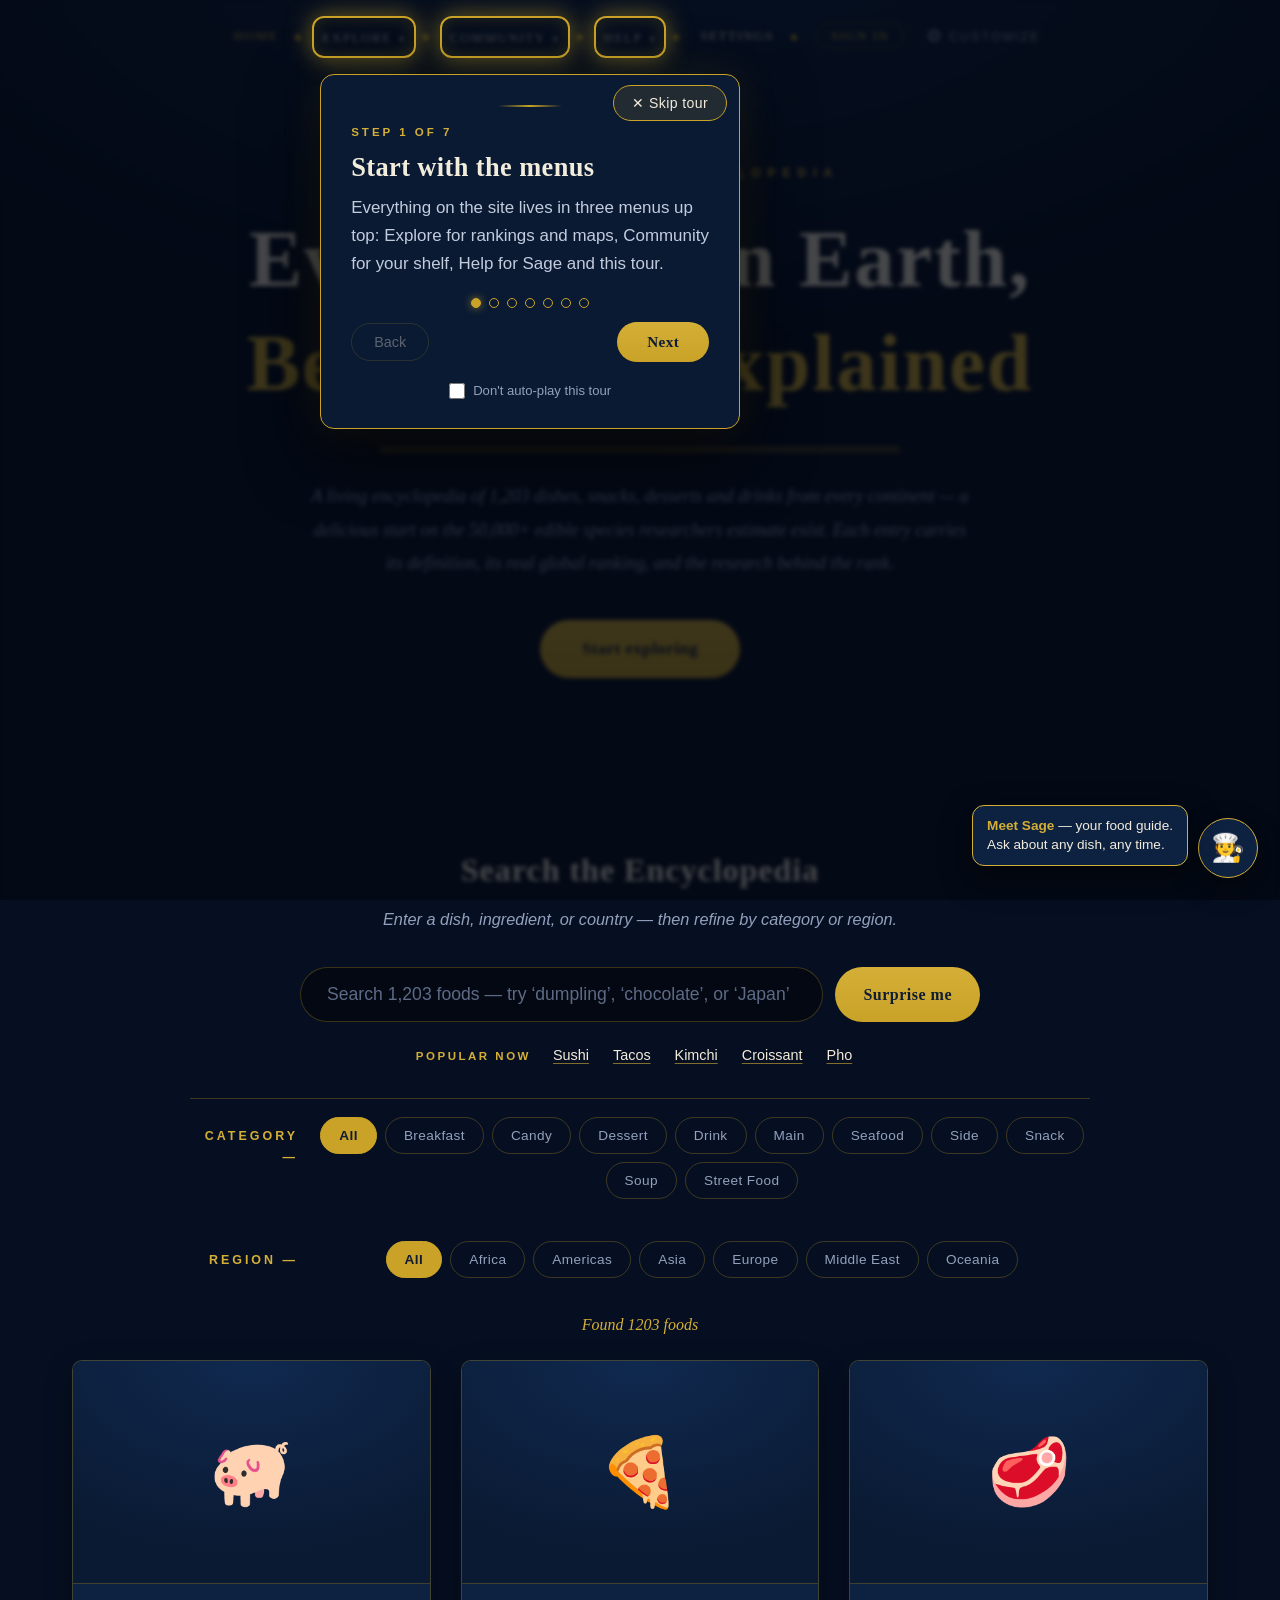
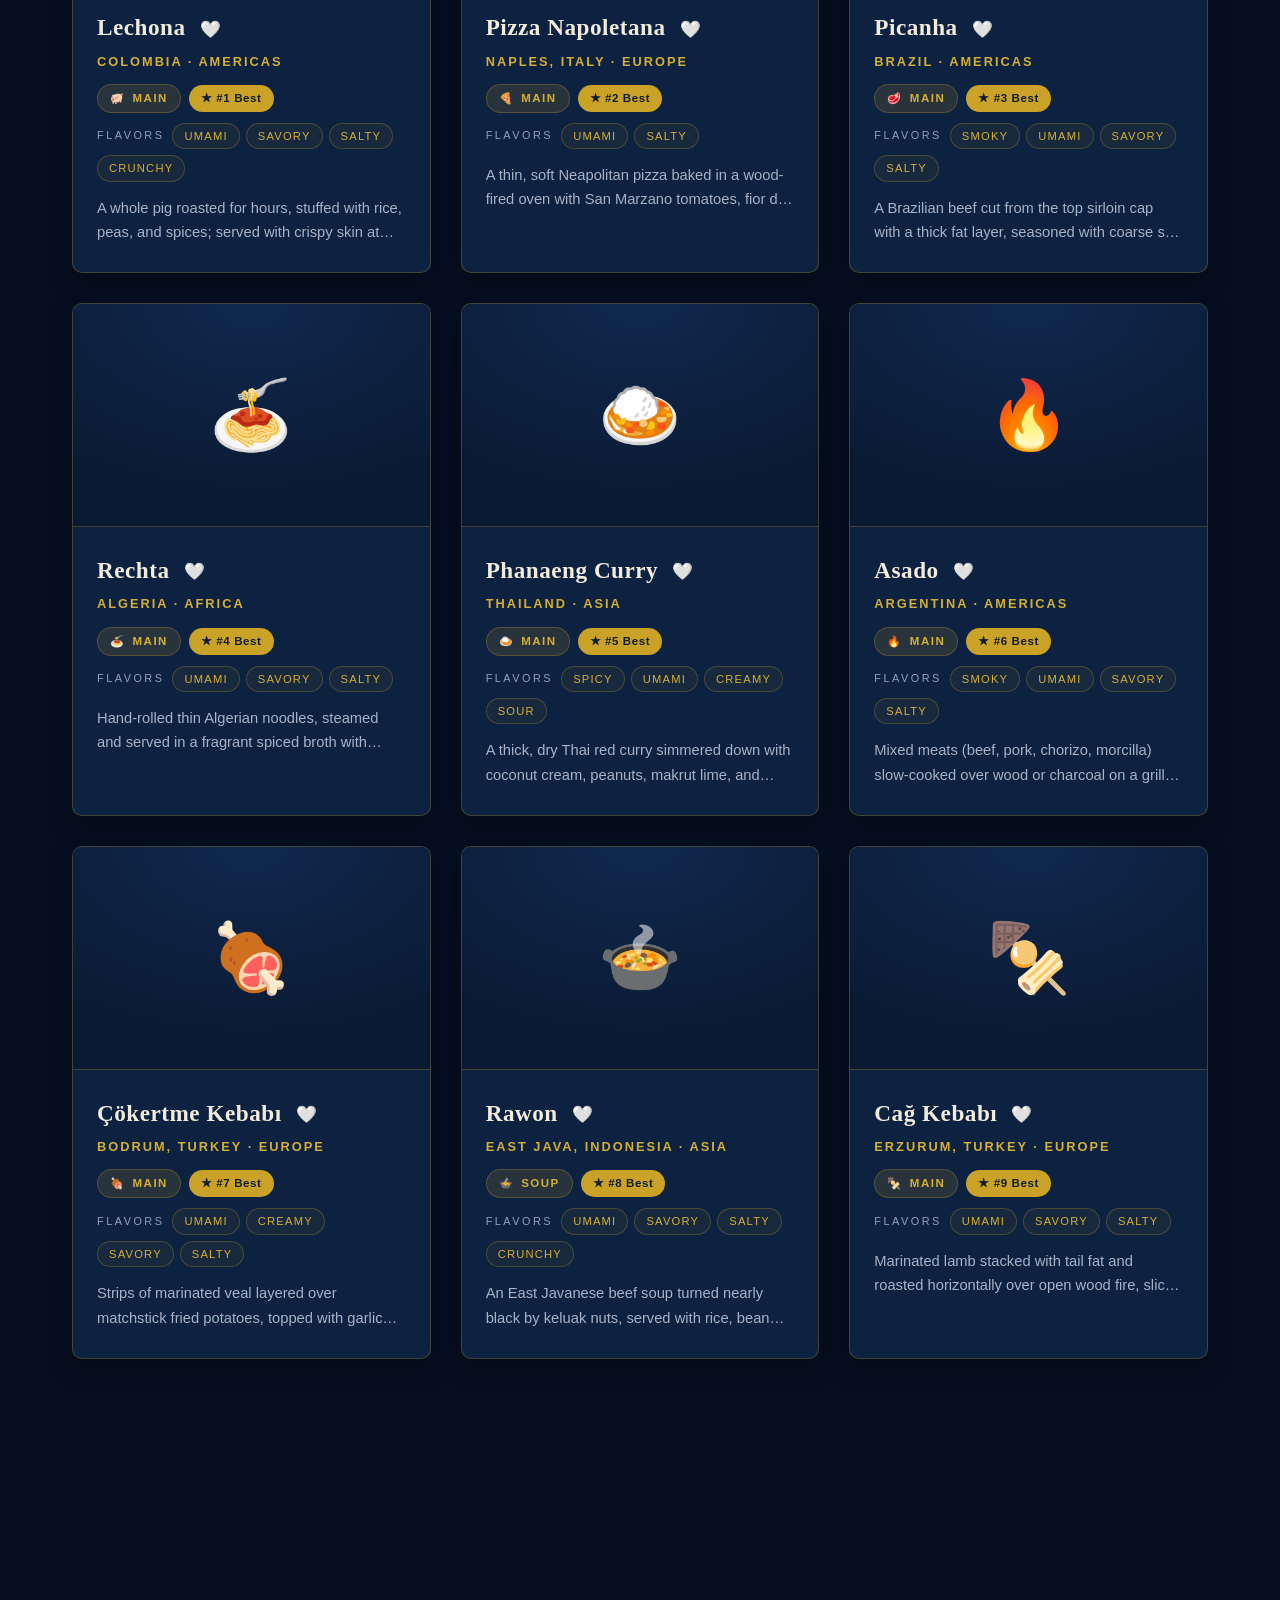
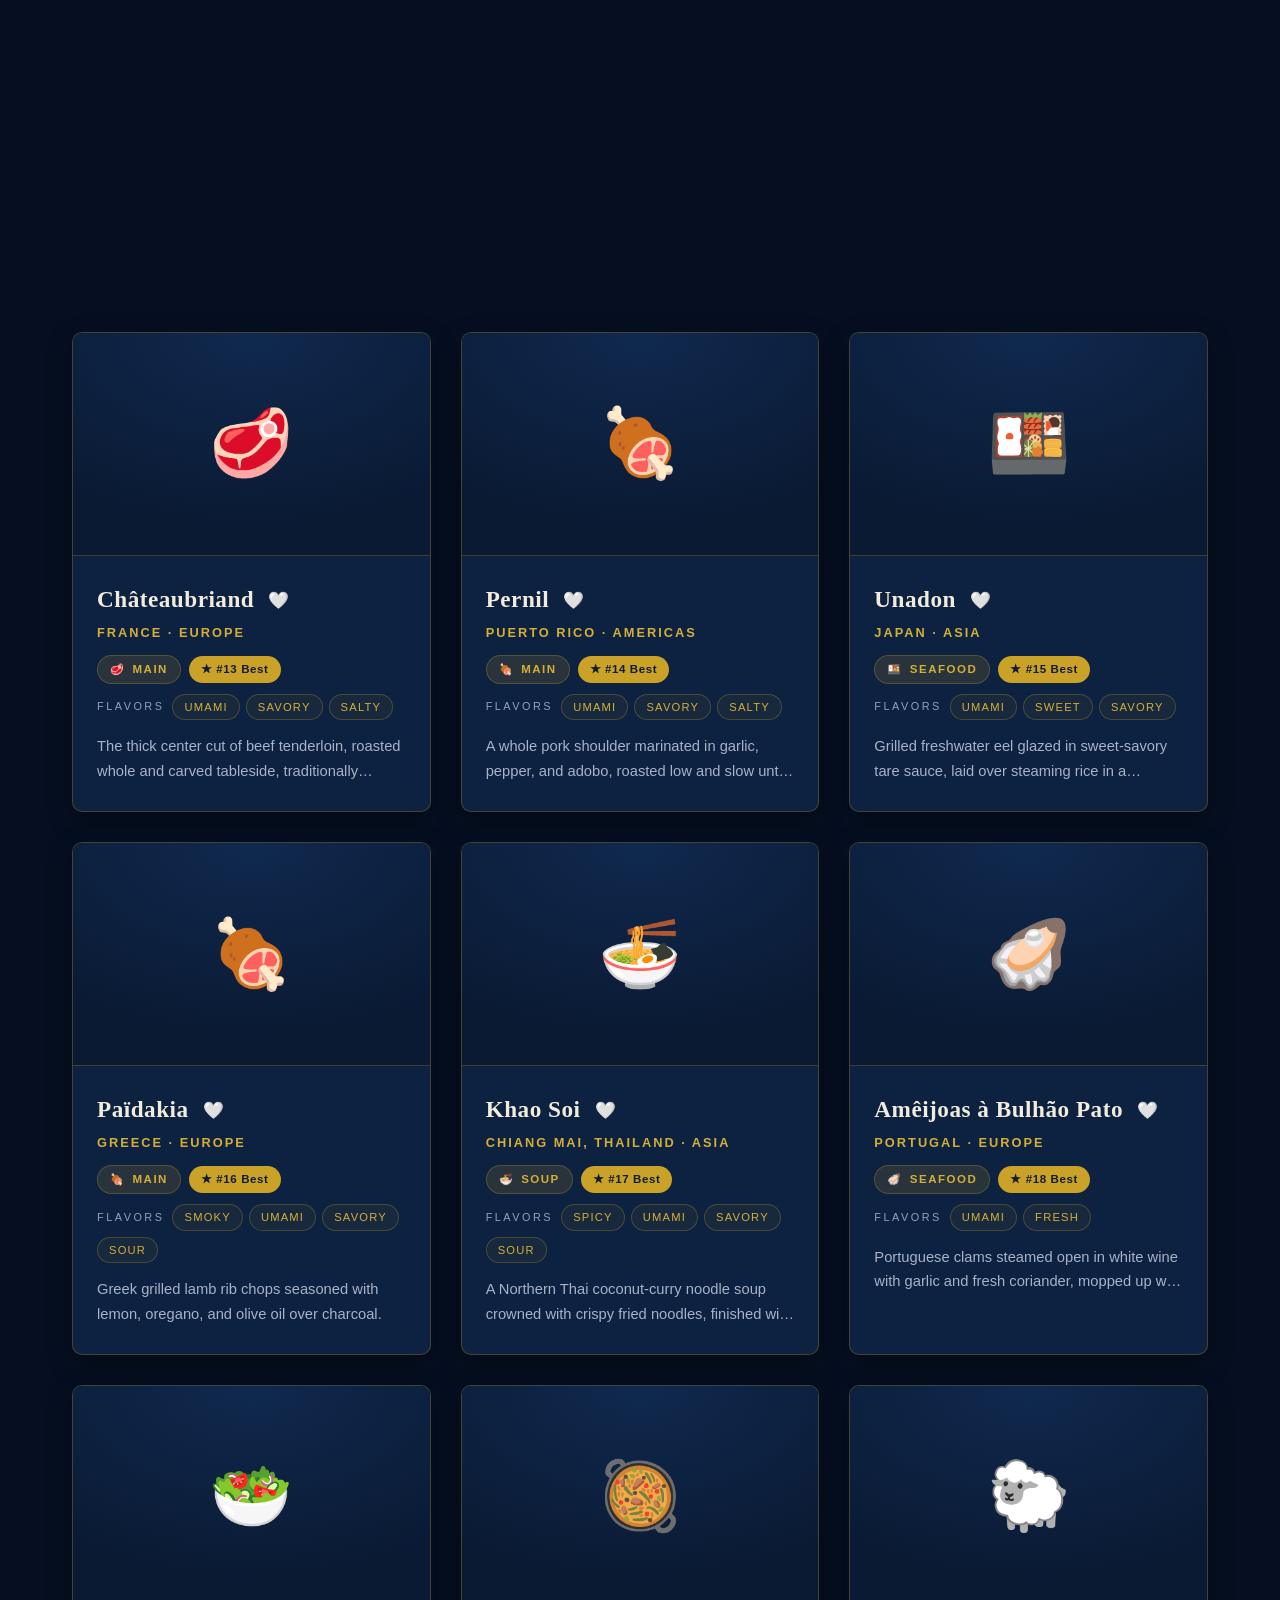
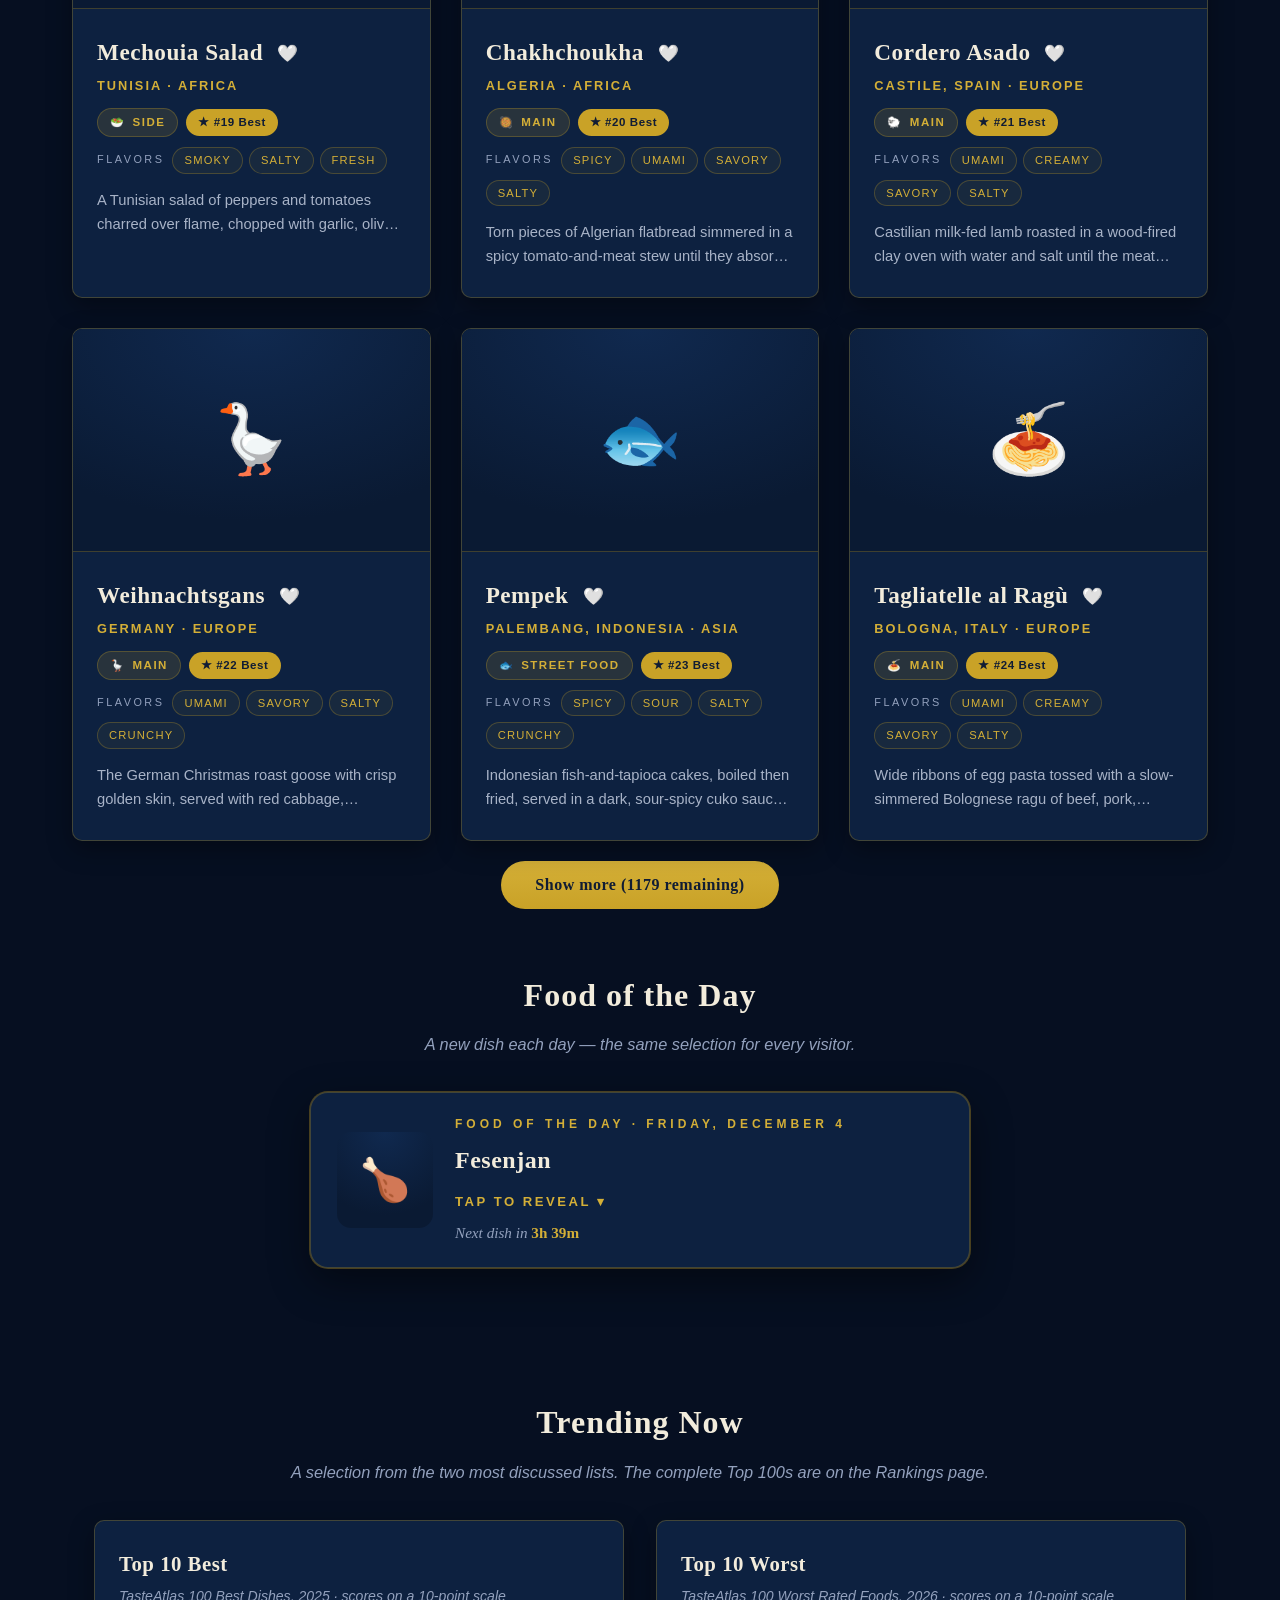
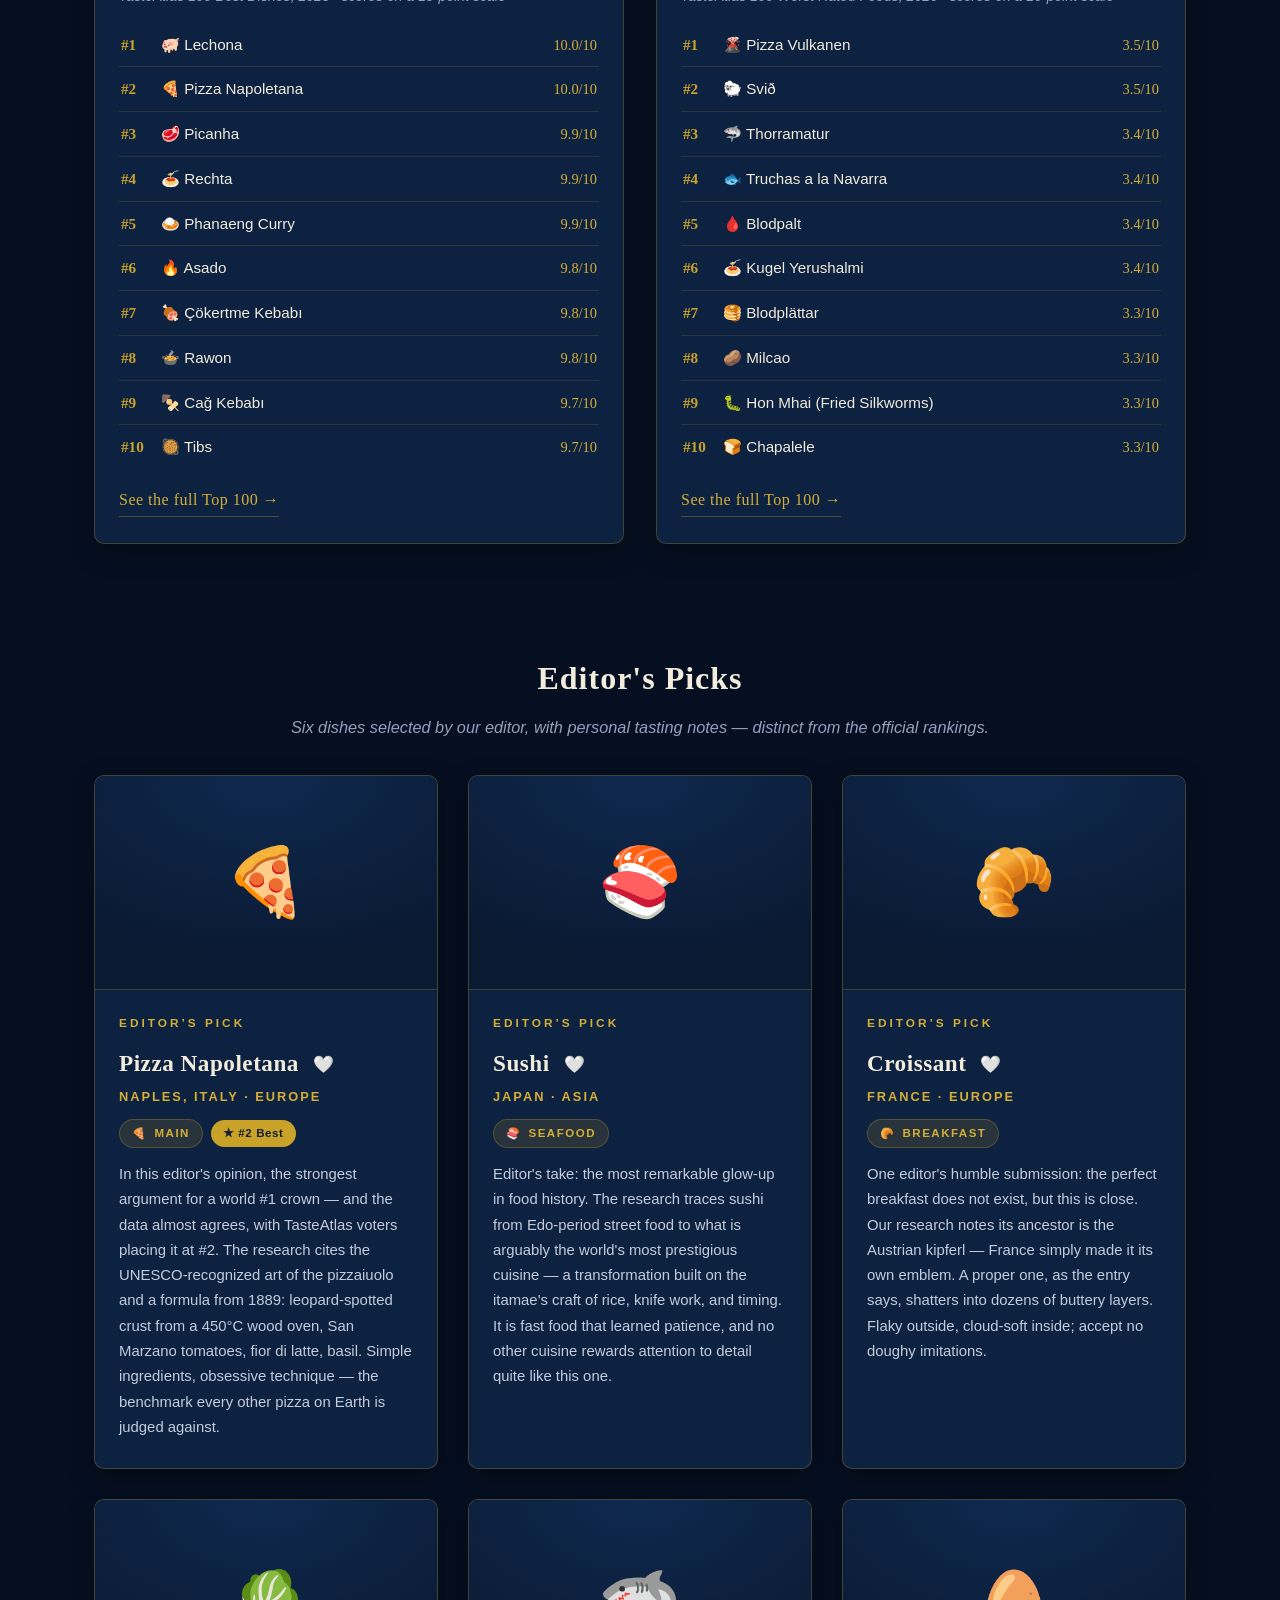
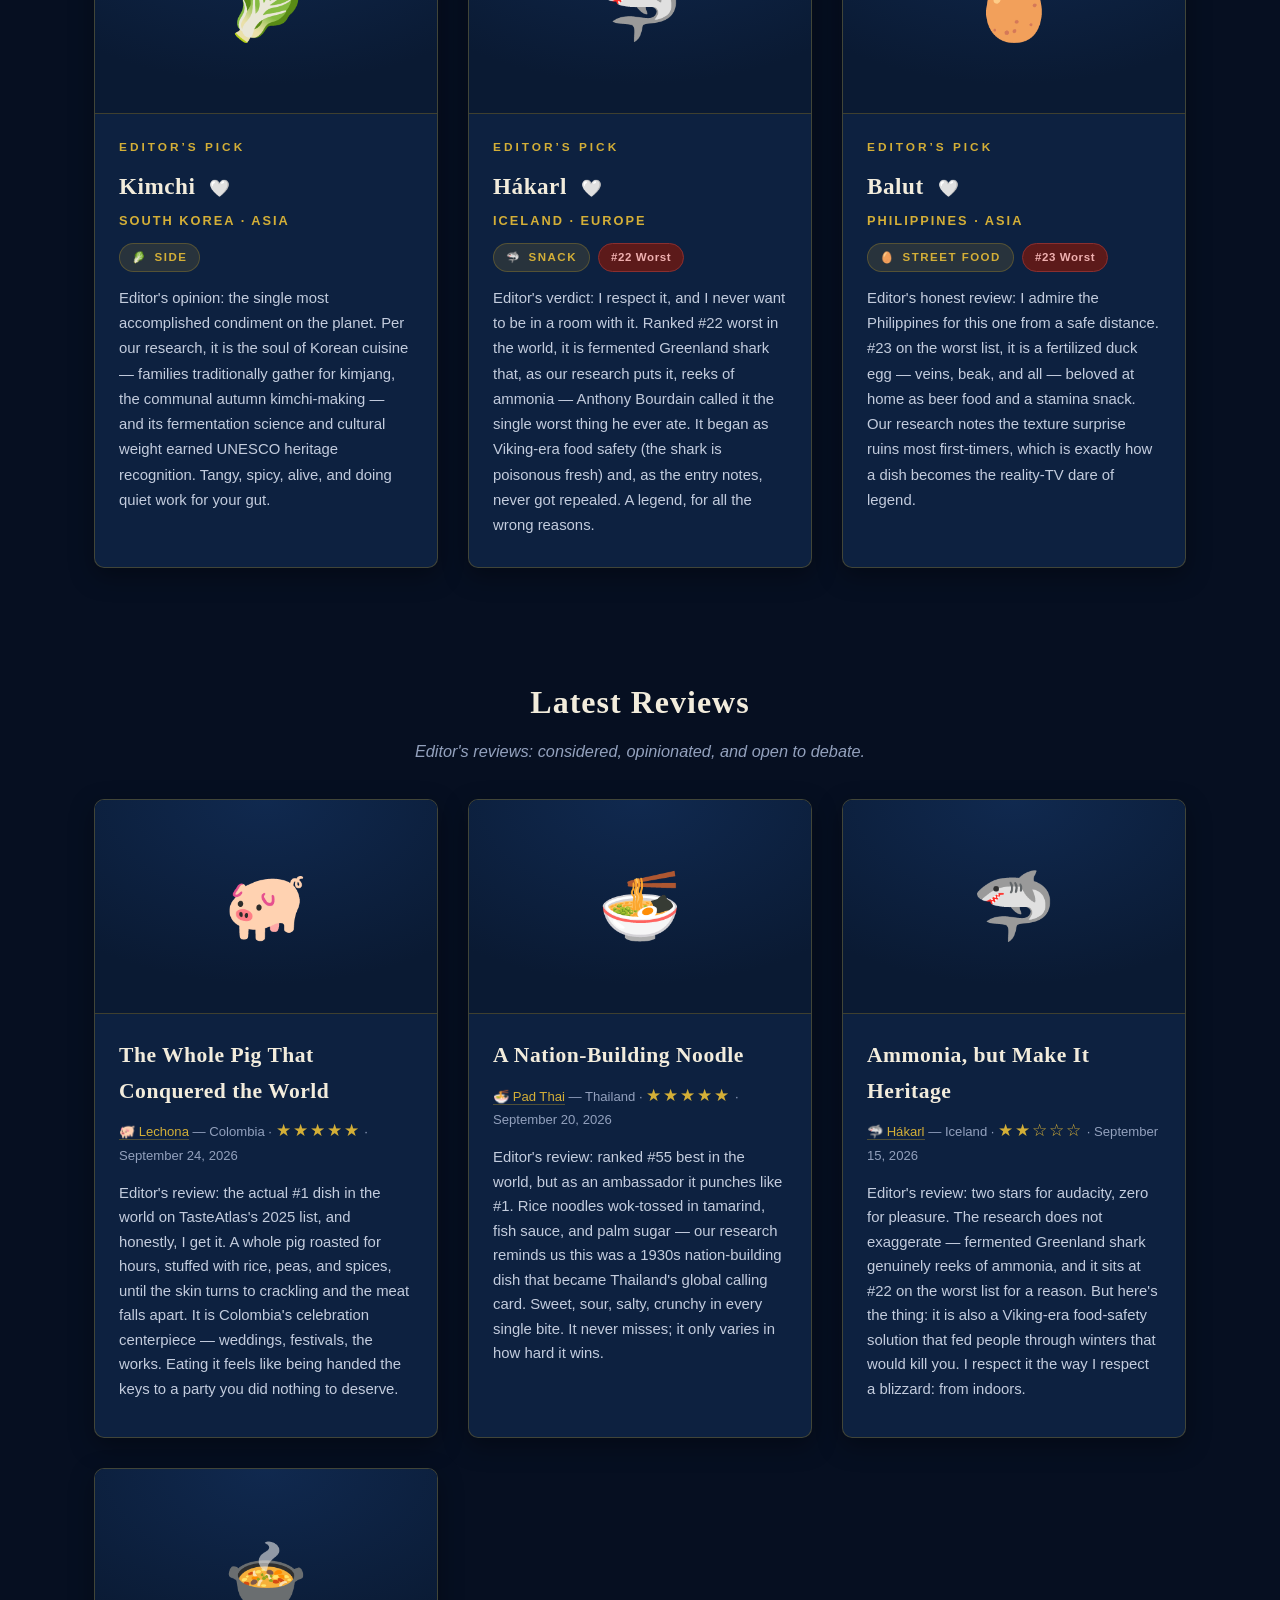
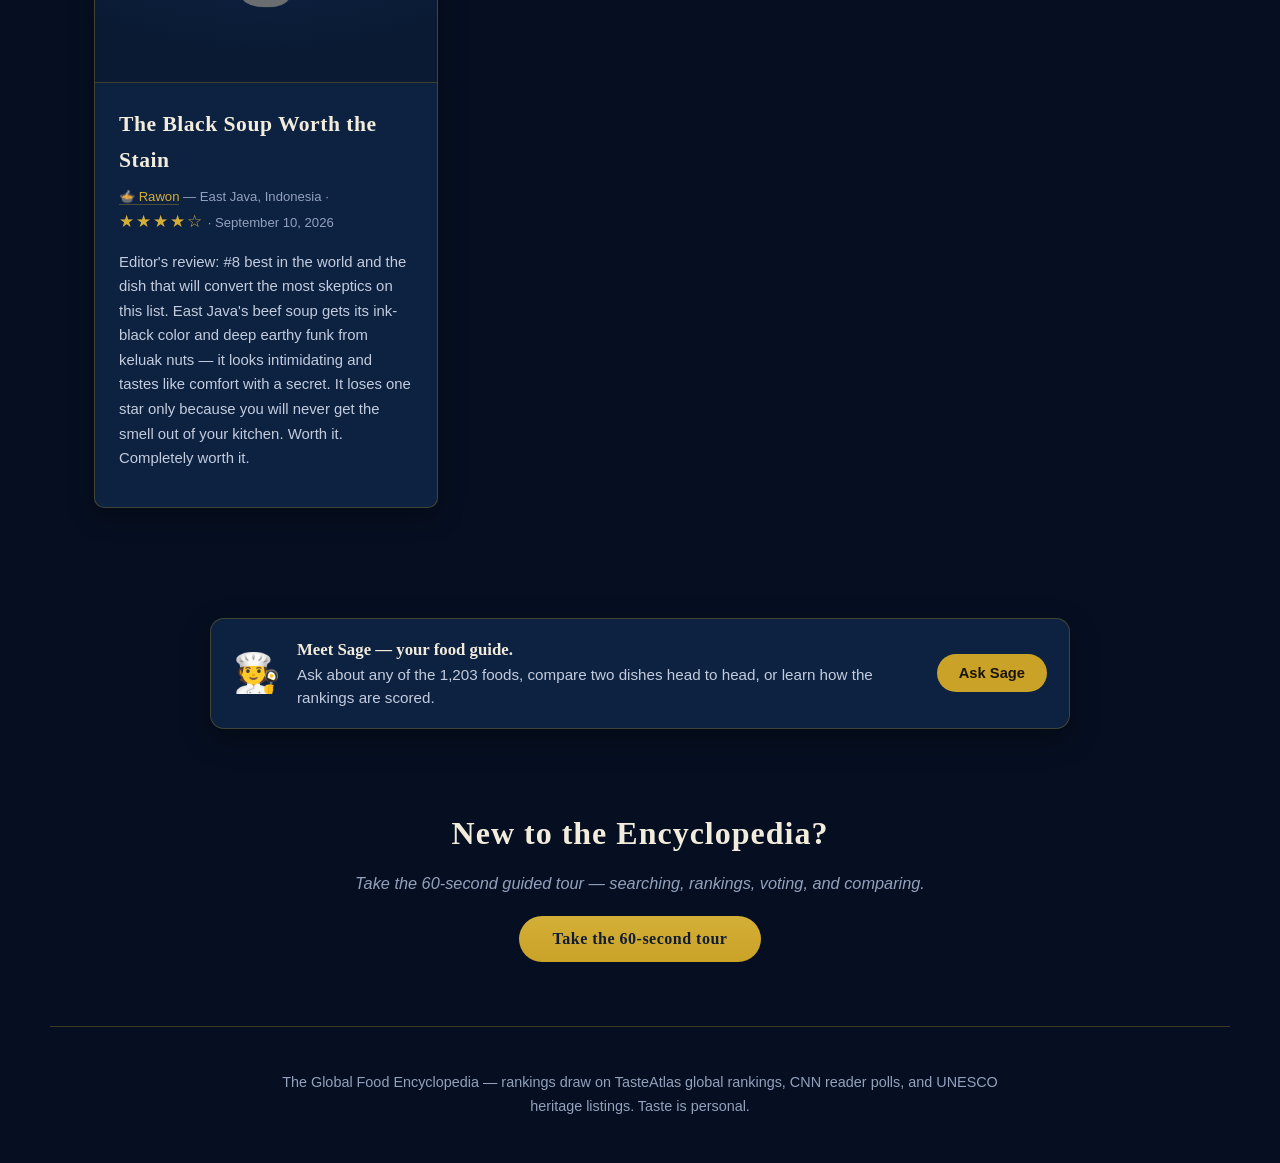
<file: index.html>
<!DOCTYPE html>
<html lang="en">
<head>
<meta charset="UTF-8">
<meta name="viewport" content="width=device-width, initial-scale=1.0">
<title>The Global Food Encyclopedia — Search Every Food on Earth</title>
<meta name="description" content="Search hundreds of dishes, snacks, desserts and drinks from every continent — with definitions, real TasteAtlas global rankings, and the research behind every rank.">
<meta property="og:type" content="website">
<meta property="og:title" content="The Global Food Encyclopedia — Search Every Food on Earth">
<meta property="og:description" content="Hundreds of dishes from every continent, with definitions, global rankings, and the research behind them. Taste is personal.">
<meta property="og:url" content="https://isukiro.github.io/food-rankings/index.html">
<meta property="og:site_name" content="The Global Food Encyclopedia">
<link rel="stylesheet" href="styles.css">
<link rel="stylesheet" href="modal.css">
<style>
/* Homepage additions: Food of the Day countdown + search suggestions. */
.fotd-comeback {
  margin: 14px 0 0; font-family: Georgia, serif; font-style: italic;
  color: var(--muted); font-size: .95rem;
}
.fotd-comeback #fotdCountdown { color: var(--accent); font-style: normal; font-weight: 700; }
/* Search autocomplete wrapper + dropdown. */
.search-input-wrap { position: relative; flex: 1; display: flex; }
.search-input-wrap #searchInput { width: 100%; }
.suggest-box {
  position: absolute; top: calc(100% + 8px); left: 0; right: 0; z-index: 60;
  background: var(--surface); border: 1px solid var(--card-edge);
  border-radius: 12px; box-shadow: 0 18px 40px rgba(0,0,0,.5);
  overflow: hidden; text-align: left; max-height: 340px; overflow-y: auto;
}
.suggest-box[hidden] { display: none; }
.sug-head {
  padding: 10px 16px 4px; font-size: .7rem; letter-spacing: 2.5px;
  text-transform: uppercase; color: var(--muted);
}
.sug-item {
  display: flex; align-items: center; gap: 10px; padding: 10px 16px;
  cursor: pointer; border-top: 1px solid rgba(255,255,255,.06);
}
.sug-item:first-child { border-top: none; }
.sug-item:hover, .sug-item.sug-active { background: rgba(201,162,39,.12); }
.sug-emoji { font-size: 1.25rem; flex: 0 0 auto; }
.sug-main { flex: 1; min-width: 0; display: flex; flex-direction: column; }
.sug-name { font-weight: 700; color: var(--text); white-space: nowrap; overflow: hidden; text-overflow: ellipsis; }
.sug-sub { font-size: .78rem; color: var(--muted); white-space: nowrap; overflow: hidden; text-overflow: ellipsis; }
.sug-tags { display: flex; gap: 4px; flex: 0 0 auto; }
.sug-tag {
  font-size: .64rem; line-height: 1.6; padding: 0 8px; white-space: nowrap;
  border: 1px solid var(--card-edge); border-radius: 999px;
  color: var(--accent); background: rgba(201,162,39,.08); text-transform: capitalize;
}
.sug-clock { color: var(--accent); font-size: 1rem; flex: 0 0 auto; }
</style>
<script type="application/ld+json">
{
  "@context": "https://schema.org",
  "@type": "ItemList",
  "name": "Top 10 Best Foods on Earth (TasteAtlas 2025)",
  "itemListElement": [
    {"@type": "ListItem", "position": 1, "name": "Lechona"},
    {"@type": "ListItem", "position": 2, "name": "Pizza Napoletana"},
    {"@type": "ListItem", "position": 3, "name": "Picanha"},
    {"@type": "ListItem", "position": 4, "name": "Rechta"},
    {"@type": "ListItem", "position": 5, "name": "Phanaeng Curry"},
    {"@type": "ListItem", "position": 6, "name": "Asado"},
    {"@type": "ListItem", "position": 7, "name": "Çökertme Kebabı"},
    {"@type": "ListItem", "position": 8, "name": "Rawon"},
    {"@type": "ListItem", "position": 9, "name": "Cağ Kebabı"},
    {"@type": "ListItem", "position": 10, "name": "Tibs"}
  ]
}
</script>

</head>
<body>

<nav class="site-nav" aria-label="Site navigation">
  <a href="index.html" class="current">Home</a><span class="nav-divider" aria-hidden="true">◆</span>
  <div class="nav-group">
    <button type="button" class="nav-group-btn" aria-haspopup="true" aria-expanded="false">Explore <span class="nav-caret" aria-hidden="true">▾</span></button>
    <div class="nav-menu" role="menu" aria-label="Explore">
      <a href="rankings.html" role="menuitem">Rankings</a>
      <a href="tops.html" role="menuitem">Category Tops</a>
      <a href="categories.html" role="menuitem">Categories</a>
      <a href="map.html" role="menuitem">Flavor Map</a>
      <a href="tree.html" role="menuitem">Food Trees</a>
    </div>
  </div><span class="nav-divider" aria-hidden="true">◆</span>
  <div class="nav-group">
    <button type="button" class="nav-group-btn" aria-haspopup="true" aria-expanded="false">Community <span class="nav-caret" aria-hidden="true">▾</span></button>
    <div class="nav-menu" role="menu" aria-label="Community">
      <a href="community.html" role="menuitem">Community</a>
      <a href="shelf.html" role="menuitem">My Shelf</a>
      <a href="cookbook.html" role="menuitem">Cookbook</a>
    </div>
  </div><span class="nav-divider" aria-hidden="true">◆</span>
  <div class="nav-group">
    <button type="button" class="nav-group-btn" aria-haspopup="true" aria-expanded="false">Help <span class="nav-caret" aria-hidden="true">▾</span></button>
    <div class="nav-menu" role="menu" aria-label="Help">
      <a href="#" id="sage-nav-link" role="menuitem">🧑‍🍳 Ask Sage</a>
      <a href="#" id="tour-nav-link" role="menuitem">Take the Tour</a>
      <a href="about.html" role="menuitem">About</a>
      <a href="contact.html" role="menuitem">Contact</a>
    </div>
  </div><span class="nav-divider" aria-hidden="true">◆</span>
  <a href="settings.html">Settings</a><span class="nav-divider" aria-hidden="true">◆</span>
  <a href="settings.html" class="account-chip">Sign in</a>
</nav>

<header class="hero hero-editorial">
  <p class="kicker">The World Food Encyclopedia</p>
  <h1>Every Food on Earth,<br><span class="gold">Beautifully Explained</span></h1>
  <div class="hero-rule" aria-hidden="true"><span></span></div>
  <p class="standfirst">A living encyclopedia of 1,203 dishes, snacks, desserts and drinks from every continent — a delicious start on the 50,000+ edible species researchers estimate exist. Each entry carries its definition, its real global ranking, and the research behind the rank.</p>
  <p class="hero-cta"><a class="gold-btn hero-btn" href="#search-section">Start exploring</a></p>
</header>

<section class="home-section search-section" id="search-section" aria-label="Search the encyclopedia">
  <div class="section-head">
    <h2>Search the Encyclopedia</h2>
    <p>Enter a dish, ingredient, or country — then refine by category or region.</p>
  </div>
  <div class="search-hero">
    <div class="search-input-wrap">
      <input id="searchInput" type="text" placeholder="Search 1,203 foods — try &#8216;dumpling&#8217;, &#8216;chocolate&#8217;, or &#8216;Japan&#8217;" autocomplete="off" role="combobox" aria-expanded="false" aria-controls="searchSuggest" aria-autocomplete="list">
      <div id="searchSuggest" class="suggest-box" role="listbox" aria-label="Search suggestions" hidden></div>
    </div>
    <button id="surpriseBtn" class="gold-btn">Surprise me</button>
  </div>
  <p class="quick-strip"><span class="quick-label">Popular now</span><span id="quickLinks"></span></p>
  <div class="search-filters" role="group" aria-label="Refine search results">
    <div class="chip-group">
      <span class="chip-label">Category —</span>
      <div class="chips" id="searchCatChips"></div>
    </div>
    <div class="chip-group">
      <span class="chip-label">Region —</span>
      <div class="chips" id="searchRegionChips"></div>
    </div>
  </div>
  <p class="result-count" id="searchCount"></p>
  <div class="grid food-grid" id="searchGrid"></div>
  <div class="search-more-wrap"><button type="button" id="searchMore" class="gold-btn" hidden>Show more</button></div>
  <p class="empty" id="searchEmpty" style="display:none">No foods match your search. Try another term.</p>
  <p class="cap-note" id="searchCap" style="display:none"></p>
</section>

<section class="home-section featured-section" aria-label="Food of the day">
  <div class="section-head">
    <h2>Food of the Day</h2>
    <p>A new dish each day — the same selection for every visitor.</p>
  </div>
  <div id="featured-slot"></div>
</section>

<section class="home-section" id="recent-section" aria-label="Recently viewed" style="display:none">
  <div class="section-head">
    <h2>Recently viewed</h2>
    <p>Foods you have opened recently — return to them directly.</p>
  </div>
  <div class="chips" id="recent-strip" style="flex-wrap:wrap"></div>
</section>

<main>
  <section class="home-section" aria-label="Trending Now">
    <div class="section-head">
      <h2>Trending Now</h2>
      <p>A selection from the two most discussed lists. The complete Top 100s are on the Rankings page.</p>
    </div>
    <div class="trending-grid">
      <div class="trending-col">
        <h3>Top 10 Best</h3>
        <p class="col-sub">TasteAtlas 100 Best Dishes, 2025 · scores on a 10-point scale</p>
        <ul class="preview-list" id="bestPreview"></ul>
        <a class="see-all" href="rankings.html">See the full Top 100 →</a>
      </div>
      <div class="trending-col">
        <h3>Top 10 Worst</h3>
        <p class="col-sub">TasteAtlas 100 Worst Rated Foods, 2026 · scores on a 10-point scale</p>
        <ul class="preview-list" id="worstPreview"></ul>
        <a class="see-all" href="rankings.html">See the full Top 100 →</a>
      </div>
    </div>
  </section>

  <section class="home-section" aria-label="Editor's Picks">
    <div class="section-head">
      <h2>Editor's Picks</h2>
      <p>Six dishes selected by our editor, with personal tasting notes — distinct from the official rankings.</p>
    </div>
    <div class="picks-grid" id="picksGrid"></div>
  </section>

  <section class="home-section" aria-label="Latest Reviews">
    <div class="section-head">
      <h2>Latest Reviews</h2>
      <p>Editor's reviews: considered, opinionated, and open to debate.</p>
    </div>
    <div class="reviews-grid" id="reviewsGrid"></div>
  </section>
</main>

<aside class="sage-callout" aria-label="Meet Sage, your food guide">
  <span class="sage-callout-emoji">🧑‍🍳</span>
  <div><strong>Meet Sage — your food guide.</strong><br>Ask about any of the 1,203 foods, compare two dishes head to head, or learn how the rankings are scored.</div>
  <button type="button" id="sageCalloutBtn">Ask Sage</button>
</aside>

<script>
(function () {
  var btn = document.getElementById('sageCalloutBtn');
  if (btn) btn.addEventListener('click', function () {
    if (typeof window.openSage === 'function') window.openSage();
  });
})();
</script>

<section class='home-section intro-cta' aria-label='Guided tour'>
  <div class='section-head'>
    <h2>New to the Encyclopedia?</h2>
    <p>Take the 60-second guided tour — searching, rankings, voting, and comparing.</p>
    <p><button type='button' class='gold-btn' id='introTourBtn' style='padding:14px 34px;margin-top:10px'>Take the 60-second tour</button></p>
  </div>
</section>

<footer class="site-footer">
  <p>The Global Food Encyclopedia — rankings draw on TasteAtlas global rankings, CNN reader polls, and UNESCO heritage listings. Taste is personal.</p>
</footer>

<script src="data/foods.js"></script>
<script src="tastes.js"></script>
<script src="surprise.js"></script>
<script src="data/photos.js"></script>
<script src="data/pros-cons.js"></script>
<script src="food-details.js"></script>
<script src="modal.js"></script>
<script src="recent.js"></script>
<script src="tour.js"></script>
<script src="theme.js"></script>
<script src="cookbook.js"></script>
<script src="assistant.js"></script>
<script src="cursor-glow.js"></script>
<script src="search-plus.js"></script>
<script>
/* Homepage: food search engine + trending previews + editor's picks + latest reviews. */
(function () {
  var state = { q: "", cat: "All", region: "All" };
  /* Search results are painted 24 at a time; "Show more" appends the next 24. */
  var SEARCH_PAGE = 24;
  var searchList = [];
  var searchShown = 0;

  function scoreOf(f) {
    if (f.bestRank) return (10 - (f.bestRank - 1) * (3.5 / 99)).toFixed(1);
    if (f.worstRank) return (3.5 - (f.worstRank - 1) * (2.5 / 99)).toFixed(1);
    return null;
  }

  function rankBadge(f) {
    if (f.bestRank) return ' <span class="rank-badge best">★ #' + f.bestRank + ' Best</span>';
    if (f.worstRank) return ' <span class="rank-badge worst">#' + f.worstRank + ' Worst</span>';
    return "";
  }

  function escAttr(s) {
    return String(s).replace(/&/g, '&amp;').replace(/"/g, '&quot;');
  }

  function photoURLFor(f) {
    var det = (window.FOOD_DETAILS || {})[f.name];
    if (det && det.photo) return det.photo;
    if (typeof PHOTOS !== "undefined" && PHOTOS[f.name]) return PHOTOS[f.name];
    return "";
  }

  function mediaHTML(f) {
    var url = photoURLFor(f);
    var img = url
      ? '<img class="food-card-photo" src="' + escAttr(url) + '" alt="' + escAttr(f.name) + '" loading="lazy" onerror="this.remove()">'
      : "";
    return '<div class="food-card-media"><div class="emoji-tile" aria-hidden="true">' + f.emoji + '</div>' + img + '</div>';
  }

  function catTagHTML(f) {
    return '<span class="cat-tag"><span class="cat-emoji" aria-hidden="true">' + f.emoji + '</span>' + f.category + '</span>';
  }

  function cardHTML(f) {
    var flavors = flavorPillsHTML(f.name);
    return '<article class="card food-card" data-food-name="' + escAttr(f.name) + '">'
      + mediaHTML(f)
      + '<div class="food-card-body">'
      + '<h3>' + f.name + '</h3>'
      + '<div class="origin">' + f.origin + ' · ' + f.region + '</div>'
      + '<div class="cat-row">' + catTagHTML(f) + rankBadge(f) + '</div>'
      + (flavors ? '<a class="flavor-line" href="map.html" title="See it on the Flavor Map">' + flavors + '</a>' : '')
      + '<p class="food-card-def">' + f.definition + '</p>'
      + '</div></article>';
  }

  function matchesFilters(f) {
    if (state.cat !== "All" && f.category !== state.cat) return false;
    if (state.region !== "All" && f.region !== state.region) return false;
    if (state.q) {
      var q = state.q.toLowerCase().trim();
      var hay = (f.name + " " + f.origin + " " + f.region + " " + f.category + " " + f.definition + " " + f.research).toLowerCase();
      if (hay.indexOf(q) === -1) return false;
    }
    return true;
  }

  function buildChips(containerId, values, key) {
    var el = document.getElementById(containerId);
    var html = ['<button class="chip active" data-value="All">All</button>'];
    values.forEach(function (v) {
      html.push('<button class="chip" data-value="' + v + '">' + v + '</button>');
    });
    el.innerHTML = html.join("");
    el.addEventListener("click", function (e) {
      if (!e.target.classList.contains("chip")) return;
      el.querySelectorAll(".chip").forEach(function (c) { c.classList.remove("active"); });
      e.target.classList.add("active");
      state[key] = e.target.getAttribute("data-value");
      renderSearch();
    });
  }

  function renderSearch() {
    searchList = FOODS.filter(matchesFilters);
    searchShown = 0;
    document.getElementById("searchGrid").innerHTML = "";
    appendSearchResults();
    document.getElementById("searchEmpty").style.display = searchList.length ? "none" : "block";
    document.getElementById("searchCount").textContent =
      searchList.length ? ("Found " + searchList.length + " food" + (searchList.length === 1 ? "" : "s")) : "";
    document.getElementById("searchCap").style.display = "none";
  }

  function appendSearchResults() {
    var next = searchList.slice(searchShown, searchShown + SEARCH_PAGE);
    if (next.length) {
      document.getElementById("searchGrid").insertAdjacentHTML("beforeend", next.map(cardHTML).join(""));
      searchShown += next.length;
    }
    var remaining = searchList.length - searchShown;
    var more = document.getElementById("searchMore");
    if (remaining > 0) {
      more.hidden = false;
      more.textContent = "Show more (" + remaining + " remaining)";
    } else {
      more.hidden = true;
    }
  }

  function renderPreview(listId, list, isBest) {
    var el = document.getElementById(listId);
    el.innerHTML = list.map(function (f) {
      var rank = isBest ? f.bestRank : f.worstRank;
      return '<li class="preview-row">'
        + '<span class="preview-rank">#' + rank + '</span>'
        + '<span class="preview-name"><a href="rankings.html">' + f.emoji + ' ' + f.name + '</a></span>'
        + '<span class="preview-score">' + scoreOf(f) + '/10</span>'
        + '</li>';
    }).join("");
  }

  var PICKS = [
    { name: "Pizza Napoletana",
      review: "In this editor's opinion, the strongest argument for a world #1 crown — and the data almost agrees, with TasteAtlas voters placing it at #2. The research cites the UNESCO-recognized art of the pizzaiuolo and a formula from 1889: leopard-spotted crust from a 450°C wood oven, San Marzano tomatoes, fior di latte, basil. Simple ingredients, obsessive technique — the benchmark every other pizza on Earth is judged against." },
    { name: "Sushi",
      review: "Editor's take: the most remarkable glow-up in food history. The research traces sushi from Edo-period street food to what is arguably the world's most prestigious cuisine — a transformation built on the itamae's craft of rice, knife work, and timing. It is fast food that learned patience, and no other cuisine rewards attention to detail quite like this one." },
    { name: "Croissant",
      review: "One editor's humble submission: the perfect breakfast does not exist, but this is close. Our research notes its ancestor is the Austrian kipferl — France simply made it its own emblem. A proper one, as the entry says, shatters into dozens of buttery layers. Flaky outside, cloud-soft inside; accept no doughy imitations." },
    { name: "Kimchi",
      review: "Editor's opinion: the single most accomplished condiment on the planet. Per our research, it is the soul of Korean cuisine — families traditionally gather for kimjang, the communal autumn kimchi-making — and its fermentation science and cultural weight earned UNESCO heritage recognition. Tangy, spicy, alive, and doing quiet work for your gut." },
    { name: "Hákarl",
      review: "Editor's verdict: I respect it, and I never want to be in a room with it. Ranked #22 worst in the world, it is fermented Greenland shark that, as our research puts it, reeks of ammonia — Anthony Bourdain called it the single worst thing he ever ate. It began as Viking-era food safety (the shark is poisonous fresh) and, as the entry notes, never got repealed. A legend, for all the wrong reasons." },
    { name: "Balut",
      review: "Editor's honest review: I admire the Philippines for this one from a safe distance. #23 on the worst list, it is a fertilized duck egg — veins, beak, and all — beloved at home as beer food and a stamina snack. Our research notes the texture surprise ruins most first-timers, which is exactly how a dish becomes the reality-TV dare of legend." }
  ];

  function renderPicks() {
    var el = document.getElementById("picksGrid");
    el.innerHTML = PICKS.map(function (p) {
      var f = FOODS.find(function (x) { return x.name === p.name; });
      if (!f) return "";
      return '<article class="card food-card pick-card" data-food-name="' + escAttr(f.name) + '">'
        + mediaHTML(f)
        + '<div class="food-card-body">'
        + '<span class="pick-kicker">Editor\u2019s pick</span>'
        + '<h3>' + f.name + '</h3>'
        + '<div class="origin">' + f.origin + ' · ' + f.region + '</div>'
        + '<div class="cat-row">' + catTagHTML(f) + rankBadge(f) + '</div>'
        + '<p class="pick-review">' + p.review + '</p>'
        + '</div></article>';
    }).join("");
  }

  var REVIEWS = [
    { title: "The Whole Pig That Conquered the World", food: "Lechona", stars: 5, date: "September 24, 2026",
      body: "Editor's review: the actual #1 dish in the world on TasteAtlas's 2025 list, and honestly, I get it. A whole pig roasted for hours, stuffed with rice, peas, and spices, until the skin turns to crackling and the meat falls apart. It is Colombia's celebration centerpiece — weddings, festivals, the works. Eating it feels like being handed the keys to a party you did nothing to deserve." },
    { title: "A Nation-Building Noodle", food: "Pad Thai", stars: 5, date: "September 20, 2026",
      body: "Editor's review: ranked #55 best in the world, but as an ambassador it punches like #1. Rice noodles wok-tossed in tamarind, fish sauce, and palm sugar — our research reminds us this was a 1930s nation-building dish that became Thailand's global calling card. Sweet, sour, salty, crunchy in every single bite. It never misses; it only varies in how hard it wins." },
    { title: "Ammonia, but Make It Heritage", food: "Hákarl", stars: 2, date: "September 15, 2026",
      body: "Editor's review: two stars for audacity, zero for pleasure. The research does not exaggerate — fermented Greenland shark genuinely reeks of ammonia, and it sits at #22 on the worst list for a reason. But here's the thing: it is also a Viking-era food-safety solution that fed people through winters that would kill you. I respect it the way I respect a blizzard: from indoors." },
    { title: "The Black Soup Worth the Stain", food: "Rawon", stars: 4, date: "September 10, 2026",
      body: "Editor's review: #8 best in the world and the dish that will convert the most skeptics on this list. East Java's beef soup gets its ink-black color and deep earthy funk from keluak nuts — it looks intimidating and tastes like comfort with a secret. It loses one star only because you will never get the smell out of your kitchen. Worth it. Completely worth it." }
  ];

  function renderReviews() {
    var el = document.getElementById("reviewsGrid");
    el.innerHTML = REVIEWS.map(function (r) {
      var f = FOODS.find(function (x) { return x.name === r.food; });
      var media = f ? mediaHTML(f) : "";
      var foodLine = f
        ? ('<a class="review-food-link" href="food.html?name=' + encodeURIComponent(f.name) + '">' + f.emoji + ' ' + f.name + '</a> — ' + f.origin)
        : r.food;
      var stars = "\u2605".repeat(r.stars) + "\u2606".repeat(5 - r.stars);
      return '<article class="card food-card review-card">'
        + media
        + '<div class="food-card-body">'
        + '<h3 class="review-title">' + r.title + '</h3>'
        + '<div class="review-meta">' + foodLine + ' · <span class="stars">' + stars + '</span> · ' + r.date + '</div>'
        + '<div class="review-body"><p>' + r.body + '</p></div>'
        + '</div></article>';
    }).join("");
  }

  /* Food of the Day — deterministic pick: days since 2026-01-01 UTC,
   * mod FOODS.length, so every visitor sees the same dish each day.
   * Renders a compact teaser card first; clicking expands it in place
   * into the full showcase. Clicking again (or the ×) collapses it. */
  var fotdFood = null;
  var fotdExpanded = false;

  function flavorPillsHTML(name) {
    var t = (window.FOOD_TASTES || {})[name];
    if (!t || !t.tags || !t.tags.length) return "";
    var tags = t.tags.slice(0, 4).map(function (tag) {
      return '<span class="flavor-pill">' + tag + '</span>';
    }).join("");
    return '<span class="flavor-label">Flavors</span>' + tags;
  }

  function fotdWeekday() {
    return new Date().toLocaleDateString("en-US", { weekday: "long", month: "long", day: "numeric" });
  }

  function renderFotdTeaser() {
    var f = fotdFood;
    var url = photoURLFor(f);
    var thumb = url
      ? '<img class="fotd-teaser-photo" src="' + escAttr(url) + '" alt="" loading="lazy" onerror="this.remove()">'
      : "";
    return '<article class="fotd-teaser" id="fotdCard" role="button" tabindex="0" aria-expanded="false" aria-label="Reveal today\u2019s dish">'
      + '<div class="fotd-teaser-media"><div class="emoji-tile" aria-hidden="true">' + f.emoji + '</div>' + thumb + '</div>'
      + '<div class="fotd-teaser-body">'
      + '<p class="kicker">Food of the Day · ' + fotdWeekday() + '</p>'
      + '<h3>' + f.name + '</h3>'
      + '<p class="fotd-reveal-hint">Tap to reveal <span aria-hidden="true">▾</span></p>'
      + '<p class="fotd-comeback">Next dish in <span id="fotdCountdown">…</span></p>'
      + '</div></article>';
  }

  function renderFotdShowcase() {
    var f = fotdFood;
    var url = photoURLFor(f);
    var media = url
      ? '<img class="fotd-showcase-photo" src="' + escAttr(url) + '" alt="Photo of ' + escAttr(f.name) + '" loading="lazy" onerror="this.remove()">'
      : '<div class="emoji-tile fotd-showcase-emoji" aria-hidden="true">' + f.emoji + '</div>';
    var flavors = flavorPillsHTML(f.name);
    return '<article class="fotd-showcase" id="fotdCard">'
      + '<button type="button" class="fotd-collapse" id="fotdCollapse" aria-label="Collapse today\u2019s dish">×</button>'
      + '<div class="fotd-showcase-media">' + media + '</div>'
      + '<div class="fotd-showcase-body">'
      + '<p class="kicker">Food of the Day · ' + fotdWeekday() + '</p>'
      + '<h2>' + f.name + '</h2>'
      + '<div class="origin">' + f.origin + ' · ' + f.region + '</div>'
      + '<div class="cat-row">' + catTagHTML(f) + rankBadge(f) + '</div>'
      + (flavors ? '<a class="flavor-line" href="map.html" title="See it on the Flavor Map">' + flavors + '</a>' : '')
      + '<p class="featured-note">' + f.definition + '</p>'
      + '<p class="featured-research"><strong>Why it matters —</strong> ' + f.research + '</p>'
      + '<p class="fotd-comeback">A new dish every day — come back tomorrow. Next dish in <span id="fotdCountdown">…</span></p>'
      + '<p class="featured-cta"><a class="gold-btn featured-btn" href="food.html?name=' + encodeURIComponent(f.name) + '">Read the full story</a></p>'
      + '</div></article>';
  }

  function renderFeatured() {
    var slot = document.getElementById("featured-slot");
    if (!slot || typeof FOODS === "undefined" || !FOODS.length) return;
    var epoch = Date.UTC(2026, 0, 1);
    var days = Math.floor((Date.now() - epoch) / 86400000);
    var f = FOODS[((days % FOODS.length) + FOODS.length) % FOODS.length];
    if (!f) return;
    fotdFood = f;
    fotdExpanded = false;
    slot.innerHTML = renderFotdTeaser();
    bindFotdToggle();
    startFotdCountdown();
  }

  function toggleFotd() {
    var slot = document.getElementById("featured-slot");
    if (!slot || !fotdFood) return;
    fotdExpanded = !fotdExpanded;
    slot.innerHTML = fotdExpanded ? renderFotdShowcase() : renderFotdTeaser();
    bindFotdToggle();
    startFotdCountdown();
  }

  function bindFotdToggle() {
    var card = document.getElementById("fotdCard");
    if (!card) return;
    var close = document.getElementById("fotdCollapse");
    if (close) close.addEventListener("click", function (e) { e.stopPropagation(); toggleFotd(); });
    card.addEventListener("click", function () { toggleFotd(); });
    card.addEventListener("keydown", function (e) {
      if (e.key === "Enter" || e.key === " ") { e.preventDefault(); toggleFotd(); }
    });
  }

  /* Live countdown to local midnight — a reason to come back tomorrow. */
  function startFotdCountdown() {
    if (window.__fotdTimer) return;
    var tick = function () {
      var el = document.getElementById("fotdCountdown");
      if (!el) return;
      var now = new Date();
      var midnight = new Date(now.getFullYear(), now.getMonth(), now.getDate() + 1, 0, 0, 0);
      var s = Math.max(0, Math.floor((midnight - now) / 1000));
      var h = Math.floor(s / 3600);
      var m = Math.floor((s % 3600) / 60);
      el.textContent = h + "h " + m + "m";
    };
    tick();
    window.__fotdTimer = setInterval(tick, 1000);
  }

  // init
  var categories = Array.from(new Set(FOODS.map(function (f) { return f.category; }))).sort();
  var regions = Array.from(new Set(FOODS.map(function (f) { return f.region; }))).sort();
  buildChips("searchCatChips", categories, "cat");
  buildChips("searchRegionChips", regions, "region");

  /* "Popular now" quick searches — one tap fills the search box and runs it. */
  (function () {
    var QUICK = ["Sushi", "Tacos", "Kimchi", "Croissant", "Pho"];
    var ql = document.getElementById("quickLinks");
    if (!ql) return;
    ql.innerHTML = QUICK.map(function (q) {
      return '<button type="button" class="quick-link" data-q="' + escAttr(q) + '">' + q + '</button>';
    }).join("");
    ql.addEventListener("click", function (e) {
      var b = e.target.closest ? e.target.closest(".quick-link") : null;
      if (!b) return;
      var q = b.getAttribute("data-q");
      state.q = q;
      document.getElementById("searchInput").value = q;
      renderSearch();
      document.getElementById("searchGrid").scrollIntoView({ behavior: "smooth", block: "start" });
    });
  })();
  document.getElementById("searchInput").addEventListener("input", function (e) {
    state.q = e.target.value;
    renderSearch();
  });
  document.getElementById("searchMore").addEventListener("click", appendSearchResults);
  document.getElementById("surpriseBtn").addEventListener("click", function () {
    if (typeof window.openSurprise === "function") { window.openSurprise(); return; }
    var f = FOODS[Math.floor(Math.random() * FOODS.length)];
    state.q = ""; state.cat = "All"; state.region = "All";
    document.getElementById("searchInput").value = "";
    document.querySelectorAll("#searchCatChips .chip, #searchRegionChips .chip").forEach(function (c) {
      c.classList.toggle("active", c.getAttribute("data-value") === "All");
    });
    document.getElementById("searchGrid").innerHTML = cardHTML(f);
    document.getElementById("searchEmpty").style.display = "none";
    document.getElementById("searchCount").textContent = "A surprise for you: " + f.name;
    document.getElementById("searchCap").style.display = "none";
    document.getElementById("searchMore").hidden = true;
    document.getElementById("searchGrid").scrollIntoView({ behavior: "smooth", block: "start" });
  });
  renderSearch();
  renderFeatured();
  var best10 = FOODS.filter(function (f) { return f.bestRank && f.bestRank <= 10; })
    .sort(function (a, b) { return a.bestRank - b.bestRank; });
  var worst10 = FOODS.filter(function (f) { return f.worstRank && f.worstRank <= 10; })
    .sort(function (a, b) { return a.worstRank - b.worstRank; });
  renderPreview("bestPreview", best10, true);
  renderPreview("worstPreview", worst10, false);
  renderPicks();
  renderReviews();

  var introBtn = document.getElementById('introTourBtn');
  if (introBtn) {
    introBtn.addEventListener('click', function () {
      if (window.startFoodTour) window.startFoodTour();
    });
  }
})();
</script>
<script src="collections.js"></script>
<script src="food-link.js"></script>
<script src="delight.js"></script>
<script src="firebase-config.js"></script>
<script src="auth.js"></script>
</body>
</html>
</file>
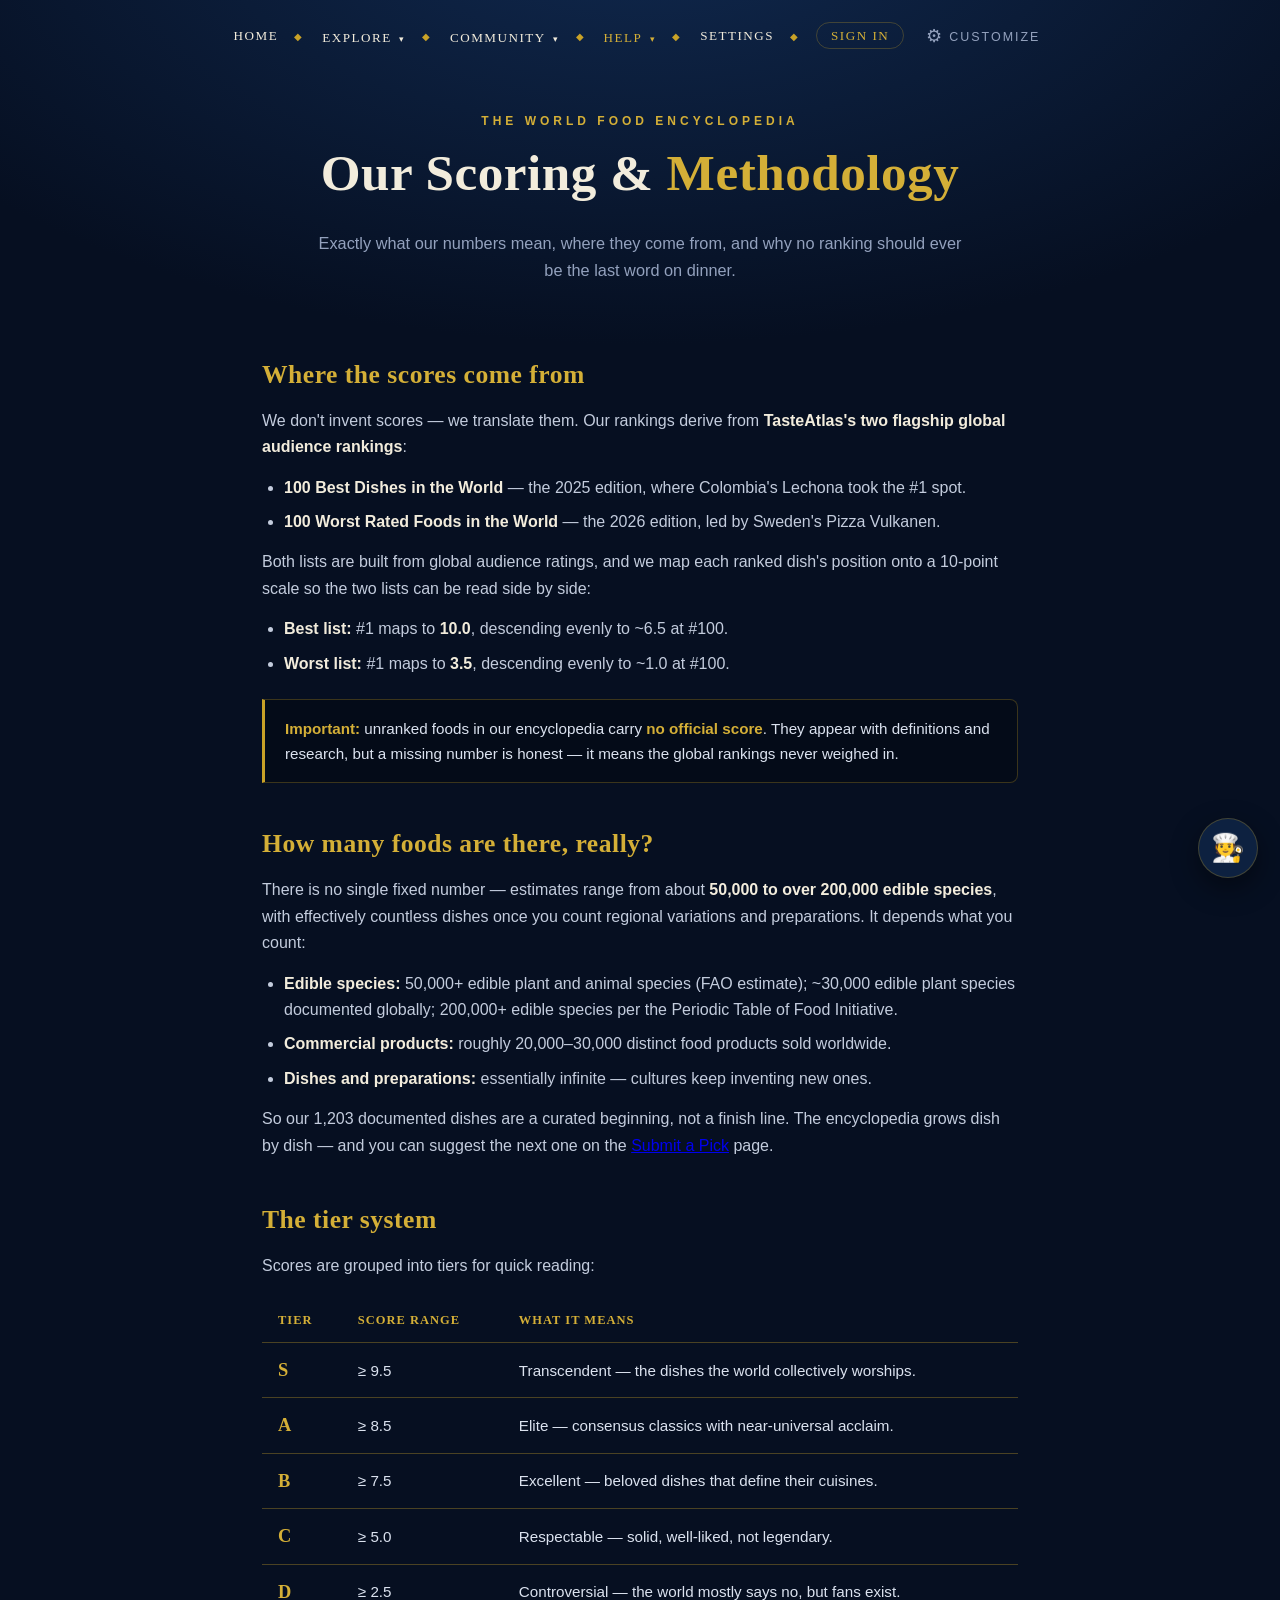
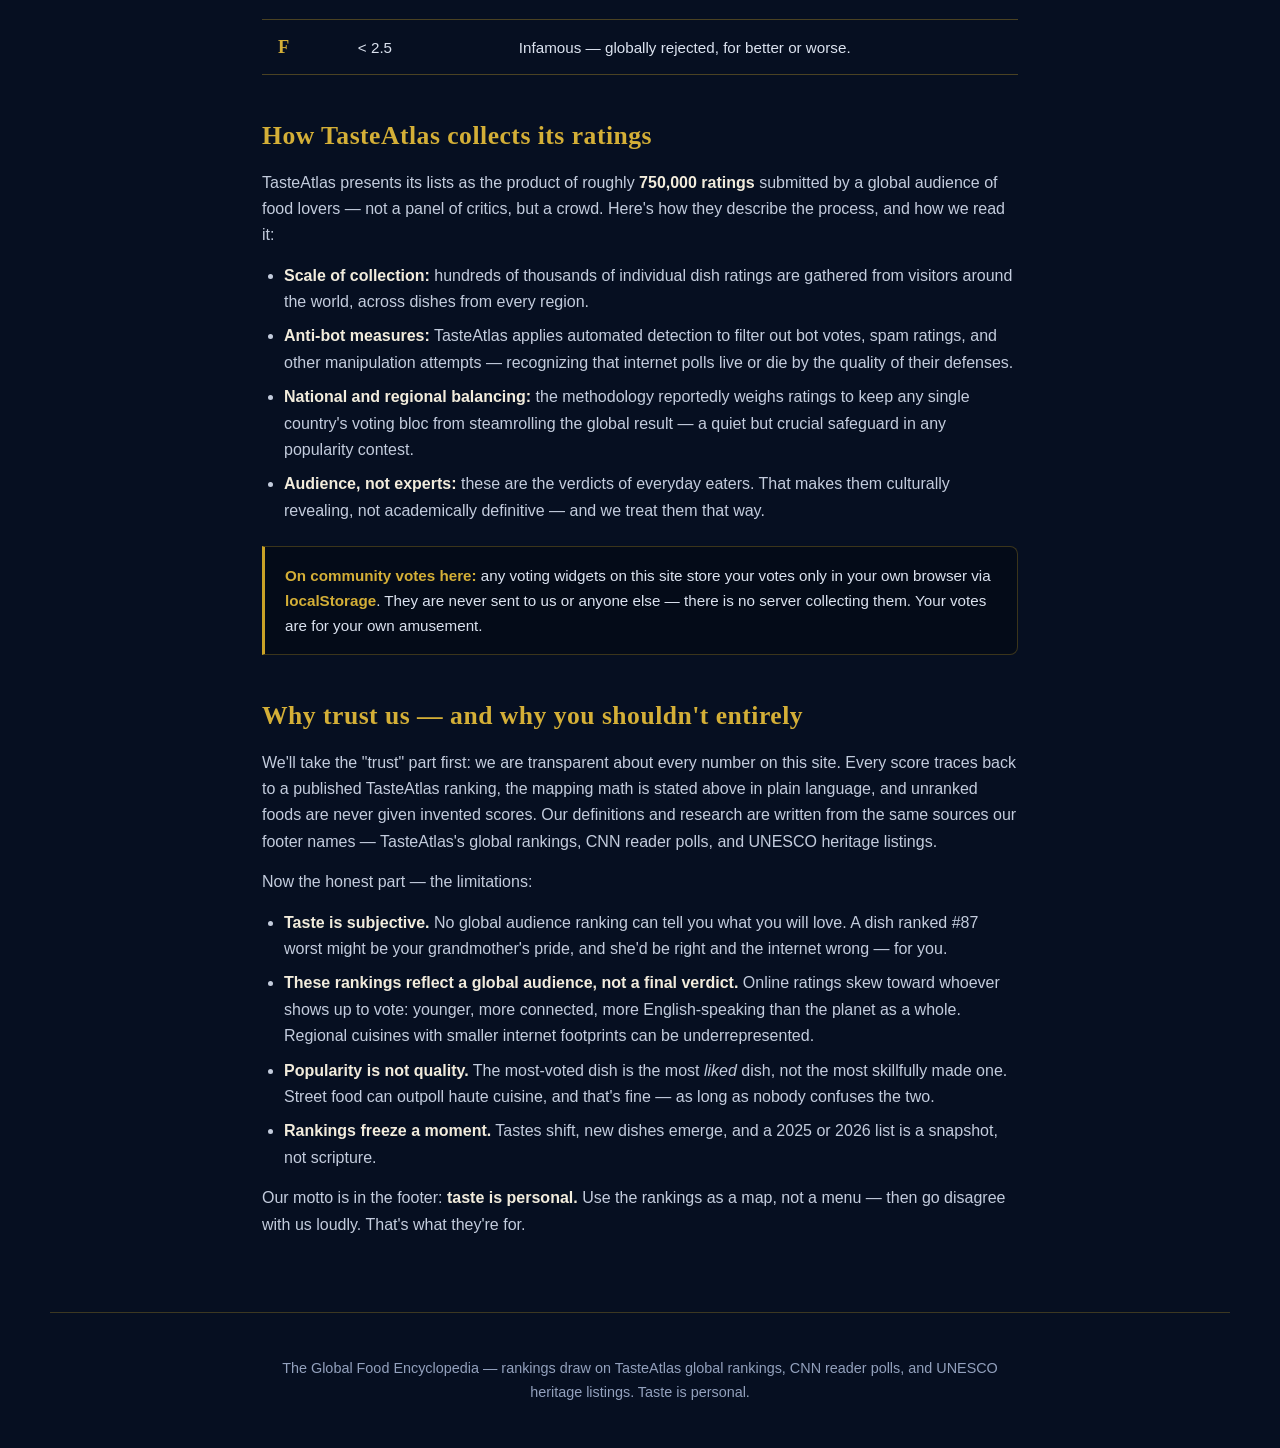
<file: about.html>
<!DOCTYPE html>
<html lang="en">
<head>
<meta charset="UTF-8">
<meta name="viewport" content="width=device-width, initial-scale=1.0">
<title>Our Scoring &amp; Methodology — The Global Food Encyclopedia</title>
<meta name="description" content="How our food scores work: TasteAtlas's 100 Best Dishes (2025) and 100 Worst Rated Foods (2026) mapped to a 10-point scale, our tier system, and the honest limitations of any global food ranking.">
<meta property="og:type" content="article">
<meta property="og:title" content="Our Scoring &amp; Methodology — The Global Food Encyclopedia">
<meta property="og:description" content="Scores derive from TasteAtlas's global audience rankings, mapped to a 10-point scale. Taste is personal — here's exactly what our numbers mean, and what they don't.">
<meta property="og:url" content="https://isukiro.github.io/food-rankings/about.html">
<meta property="og:site_name" content="The Global Food Encyclopedia">
<link rel="stylesheet" href="styles.css">

</head>
<body>

<nav class="site-nav" aria-label="Site navigation">
  <a href="index.html">Home</a><span class="nav-divider" aria-hidden="true">◆</span>
  <div class="nav-group">
    <button type="button" class="nav-group-btn" aria-haspopup="true" aria-expanded="false">Explore <span class="nav-caret" aria-hidden="true">▾</span></button>
    <div class="nav-menu" role="menu" aria-label="Explore">
      <a href="rankings.html" role="menuitem">Rankings</a>
      <a href="tops.html" role="menuitem">Category Tops</a>
      <a href="categories.html" role="menuitem">Categories</a>
      <a href="map.html" role="menuitem">Flavor Map</a>
      <a href="tree.html" role="menuitem">Food Trees</a>
    </div>
  </div><span class="nav-divider" aria-hidden="true">◆</span>
  <div class="nav-group">
    <button type="button" class="nav-group-btn" aria-haspopup="true" aria-expanded="false">Community <span class="nav-caret" aria-hidden="true">▾</span></button>
    <div class="nav-menu" role="menu" aria-label="Community">
      <a href="community.html" role="menuitem">Community</a>
      <a href="shelf.html" role="menuitem">My Shelf</a>
      <a href="cookbook.html" role="menuitem">Cookbook</a>
    </div>
  </div><span class="nav-divider" aria-hidden="true">◆</span>
  <div class="nav-group">
    <button type="button" class="nav-group-btn current" aria-haspopup="true" aria-expanded="false">Help <span class="nav-caret" aria-hidden="true">▾</span></button>
    <div class="nav-menu" role="menu" aria-label="Help">
      <a href="#" id="sage-nav-link" role="menuitem">🧑‍🍳 Ask Sage</a>
      <a href="#" id="tour-nav-link" role="menuitem">Take the Tour</a>
      <a href="about.html" role="menuitem" class="current">About</a>
      <a href="contact.html" role="menuitem">Contact</a>
    </div>
  </div><span class="nav-divider" aria-hidden="true">◆</span>
  <a href="settings.html">Settings</a><span class="nav-divider" aria-hidden="true">◆</span>
  <a href="settings.html" class="account-chip">Sign in</a>
</nav>

<header class="page-head">
  <p class="kicker">The World Food Encyclopedia</p>
  <h1>Our Scoring &amp; <span class="gold">Methodology</span></h1>
  <p class="sub">Exactly what our numbers mean, where they come from, and why no ranking should ever be the last word on dinner.</p>
</header>

<main class="content-narrow">

  <h2>Where the scores come from</h2>
  <p>We don't invent scores — we translate them. Our rankings derive from <strong>TasteAtlas's two flagship global audience rankings</strong>:</p>
  <ul>
    <li><strong>100 Best Dishes in the World</strong> — the 2025 edition, where Colombia's Lechona took the #1 spot.</li>
    <li><strong>100 Worst Rated Foods in the World</strong> — the 2026 edition, led by Sweden's Pizza Vulkanen.</li>
  </ul>
  <p>Both lists are built from global audience ratings, and we map each ranked dish's position onto a 10-point scale so the two lists can be read side by side:</p>
  <ul>
    <li><strong>Best list:</strong> #1 maps to <strong>10.0</strong>, descending evenly to ~6.5 at #100.</li>
    <li><strong>Worst list:</strong> #1 maps to <strong>3.5</strong>, descending evenly to ~1.0 at #100.</li>
  </ul>
  <div class="callout"><strong>Important:</strong> unranked foods in our encyclopedia carry <strong>no official score</strong>. They appear with definitions and research, but a missing number is honest — it means the global rankings never weighed in.</div>

  <h2>How many foods are there, really?</h2>
  <p>There is no single fixed number — estimates range from about <strong>50,000 to over 200,000 edible species</strong>, with effectively countless dishes once you count regional variations and preparations. It depends what you count:</p>
  <ul>
    <li><strong>Edible species:</strong> 50,000+ edible plant and animal species (FAO estimate); ~30,000 edible plant species documented globally; 200,000+ edible species per the Periodic Table of Food Initiative.</li>
    <li><strong>Commercial products:</strong> roughly 20,000–30,000 distinct food products sold worldwide.</li>
    <li><strong>Dishes and preparations:</strong> essentially infinite — cultures keep inventing new ones.</li>
  </ul>
  <p>So our 1,203 documented dishes are a curated beginning, not a finish line. The encyclopedia grows dish by dish — and you can suggest the next one on the <a href="contact.html">Submit a Pick</a> page.</p>

  <h2>The tier system</h2>
  <p>Scores are grouped into tiers for quick reading:</p>
  <table class="tier-table">
    <thead>
      <tr><th>Tier</th><th>Score range</th><th>What it means</th></tr>
    </thead>
    <tbody>
      <tr><td class="tier">S</td><td>≥ 9.5</td><td>Transcendent — the dishes the world collectively worships.</td></tr>
      <tr><td class="tier">A</td><td>≥ 8.5</td><td>Elite — consensus classics with near-universal acclaim.</td></tr>
      <tr><td class="tier">B</td><td>≥ 7.5</td><td>Excellent — beloved dishes that define their cuisines.</td></tr>
      <tr><td class="tier">C</td><td>≥ 5.0</td><td>Respectable — solid, well-liked, not legendary.</td></tr>
      <tr><td class="tier">D</td><td>≥ 2.5</td><td>Controversial — the world mostly says no, but fans exist.</td></tr>
      <tr><td class="tier">F</td><td>&lt; 2.5</td><td>Infamous — globally rejected, for better or worse.</td></tr>
    </tbody>
  </table>

  <h2>How TasteAtlas collects its ratings</h2>
  <p>TasteAtlas presents its lists as the product of roughly <strong>750,000 ratings</strong> submitted by a global audience of food lovers — not a panel of critics, but a crowd. Here's how they describe the process, and how we read it:</p>
  <ul>
    <li><strong>Scale of collection:</strong> hundreds of thousands of individual dish ratings are gathered from visitors around the world, across dishes from every region.</li>
    <li><strong>Anti-bot measures:</strong> TasteAtlas applies automated detection to filter out bot votes, spam ratings, and other manipulation attempts — recognizing that internet polls live or die by the quality of their defenses.</li>
    <li><strong>National and regional balancing:</strong> the methodology reportedly weighs ratings to keep any single country's voting bloc from steamrolling the global result — a quiet but crucial safeguard in any popularity contest.</li>
    <li><strong>Audience, not experts:</strong> these are the verdicts of everyday eaters. That makes them culturally revealing, not academically definitive — and we treat them that way.</li>
  </ul>
  <div class="callout"><strong>On community votes here:</strong> any voting widgets on this site store your votes only in your own browser via <strong>localStorage</strong>. They are never sent to us or anyone else — there is no server collecting them. Your votes are for your own amusement.</div>

  <h2>Why trust us — and why you shouldn't entirely</h2>
  <p>We'll take the "trust" part first: we are transparent about every number on this site. Every score traces back to a published TasteAtlas ranking, the mapping math is stated above in plain language, and unranked foods are never given invented scores. Our definitions and research are written from the same sources our footer names — TasteAtlas's global rankings, CNN reader polls, and UNESCO heritage listings.</p>
  <p>Now the honest part — the limitations:</p>
  <ul>
    <li><strong>Taste is subjective.</strong> No global audience ranking can tell you what you will love. A dish ranked #87 worst might be your grandmother's pride, and she'd be right and the internet wrong — for you.</li>
    <li><strong>These rankings reflect a global audience, not a final verdict.</strong> Online ratings skew toward whoever shows up to vote: younger, more connected, more English-speaking than the planet as a whole. Regional cuisines with smaller internet footprints can be underrepresented.</li>
    <li><strong>Popularity is not quality.</strong> The most-voted dish is the most <em>liked</em> dish, not the most skillfully made one. Street food can outpoll haute cuisine, and that's fine — as long as nobody confuses the two.</li>
    <li><strong>Rankings freeze a moment.</strong> Tastes shift, new dishes emerge, and a 2025 or 2026 list is a snapshot, not scripture.</li>
  </ul>
  <p>Our motto is in the footer: <strong>taste is personal.</strong> Use the rankings as a map, not a menu — then go disagree with us loudly. That's what they're for.</p>

</main>

<footer class="site-footer">
  <p>The Global Food Encyclopedia — rankings draw on TasteAtlas global rankings, CNN reader polls, and UNESCO heritage listings. Taste is personal.</p>
</footer>

<script src="tour.js"></script>
<script src="theme.js"></script>
<script src="data/foods.js"></script>
<script src="assistant.js"></script>
<script src="cursor-glow.js"></script>
<script src="collections.js"></script>
<script src="food-link.js"></script>
<script src="delight.js"></script>
<script src="firebase-config.js"></script>
<script src="auth.js"></script>
</body>
</html>
</file>
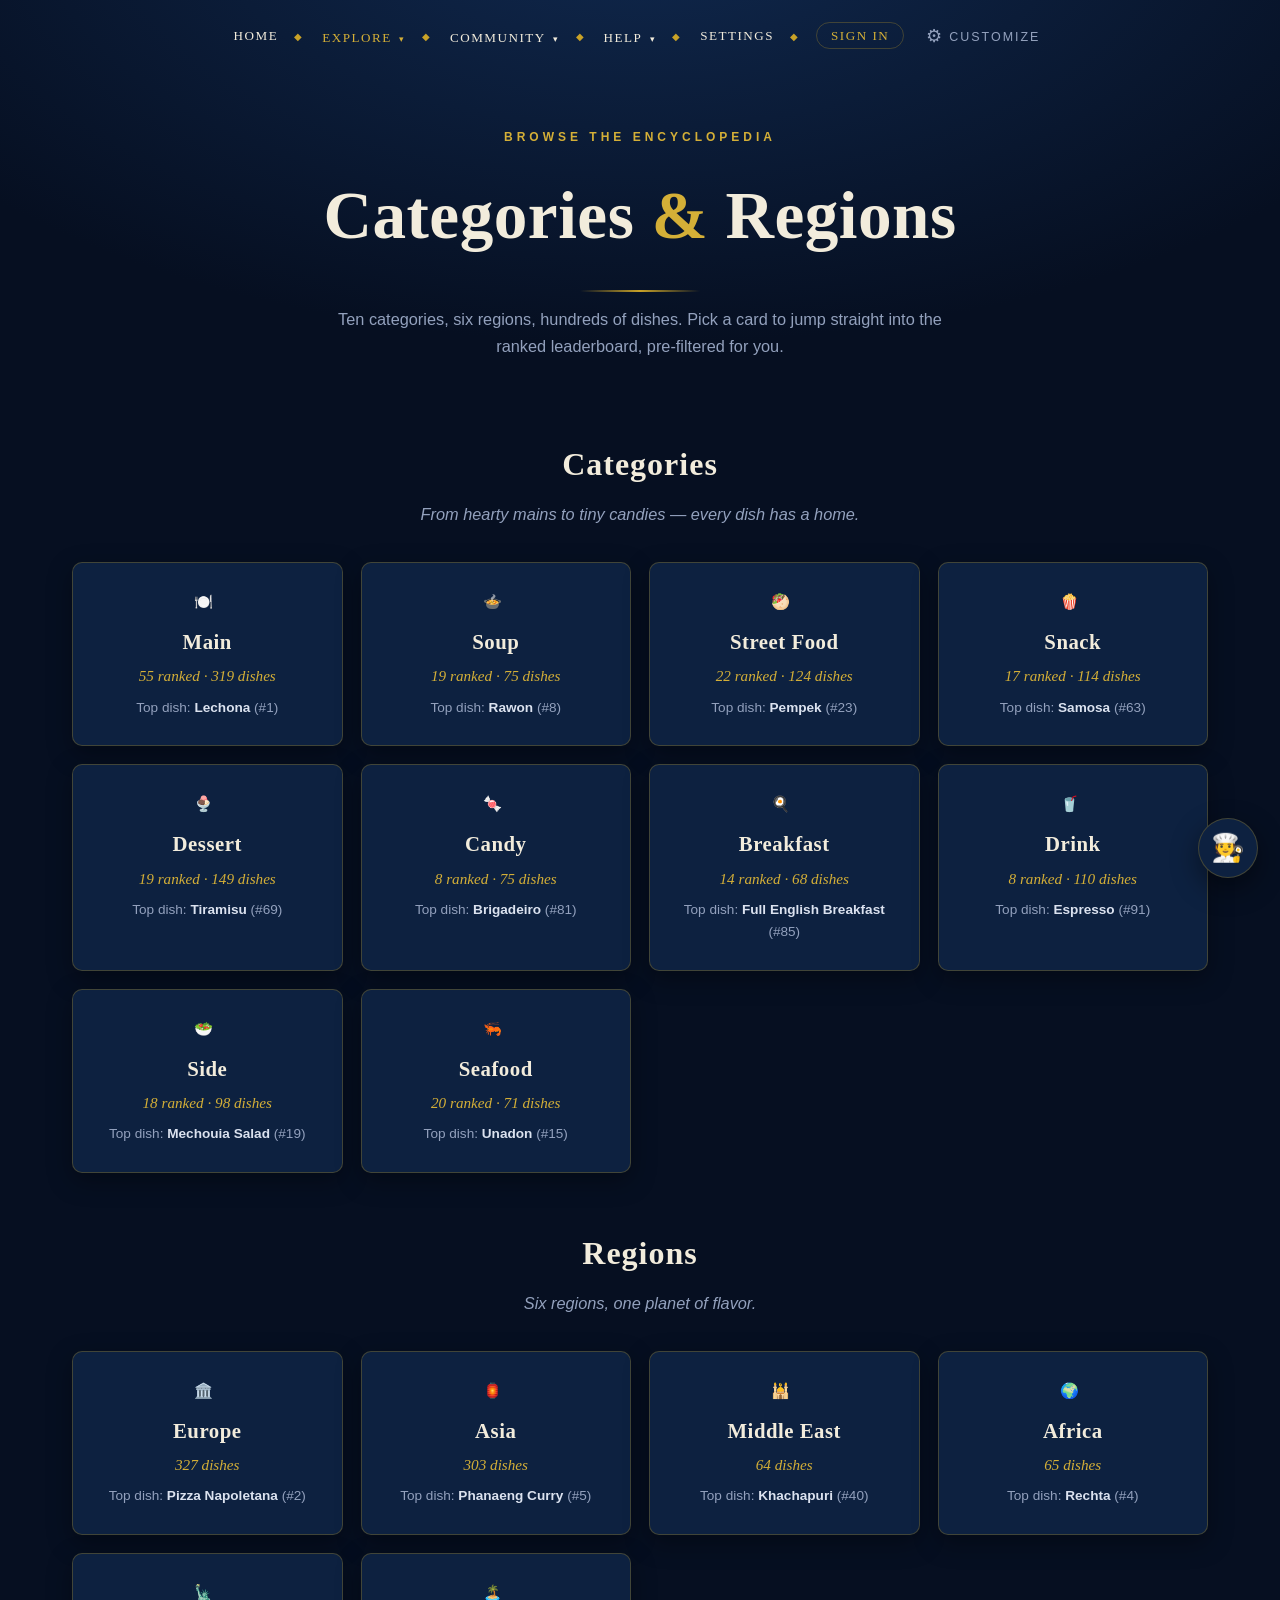
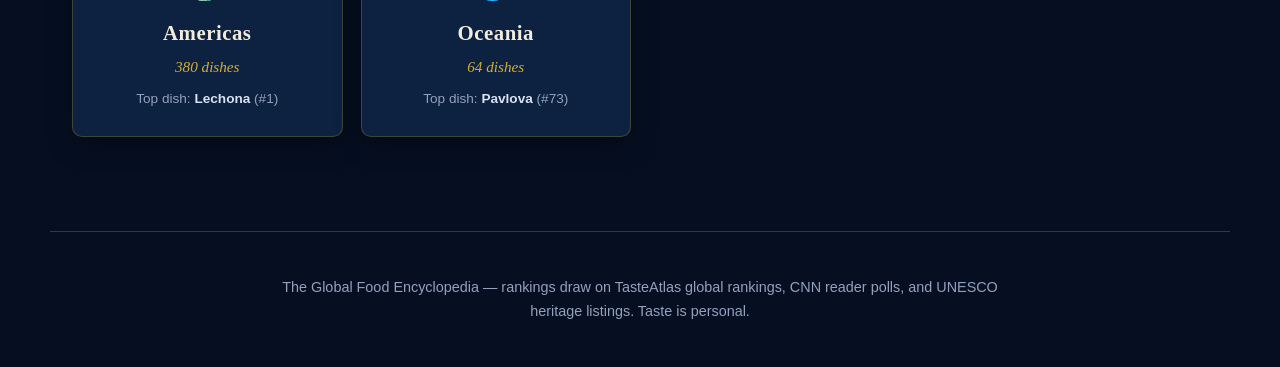
<file: categories.html>
<!DOCTYPE html>
<html lang="en">
<head>
<meta charset="UTF-8">
<meta name="viewport" content="width=device-width, initial-scale=1.0">
<title>Browse by Category &amp; Region | The Global Food Encyclopedia</title>
<meta name="description" content="Browse hundreds of dishes by category — mains, soups, street food, desserts and more — or by region, from Europe to Oceania. Every card leads to the full ranked leaderboard.">
<meta property="og:type" content="website">
<meta property="og:title" content="Browse by Category &amp; Region | The Global Food Encyclopedia">
<meta property="og:description" content="Browse hundreds of dishes by category or region — every card leads to the full ranked leaderboard.">
<meta property="og:url" content="https://isukiro.github.io/food-rankings/categories.html">
<meta property="og:site_name" content="The Global Food Encyclopedia">
<link rel="stylesheet" href="styles.css">
<link rel="stylesheet" href="modal.css">
<script type="application/ld+json">
{
  "@context": "https://schema.org",
  "@type": "ItemList",
  "name": "Food Categories",
  "description": "The ten food categories of The Global Food Encyclopedia.",
  "itemListElement": [
    {"@type": "ListItem", "position": 1, "name": "Main"},
    {"@type": "ListItem", "position": 2, "name": "Soup"},
    {"@type": "ListItem", "position": 3, "name": "Street Food"},
    {"@type": "ListItem", "position": 4, "name": "Snack"},
    {"@type": "ListItem", "position": 5, "name": "Dessert"},
    {"@type": "ListItem", "position": 6, "name": "Candy"},
    {"@type": "ListItem", "position": 7, "name": "Breakfast"},
    {"@type": "ListItem", "position": 8, "name": "Drink"},
    {"@type": "ListItem", "position": 9, "name": "Side"},
    {"@type": "ListItem", "position": 10, "name": "Seafood"}
  ]
}
</script>

</head>
<body>

<nav class="site-nav" aria-label="Site navigation">
  <a href="index.html">Home</a><span class="nav-divider" aria-hidden="true">◆</span>
  <div class="nav-group">
    <button type="button" class="nav-group-btn current" aria-haspopup="true" aria-expanded="false">Explore <span class="nav-caret" aria-hidden="true">▾</span></button>
    <div class="nav-menu" role="menu" aria-label="Explore">
      <a href="rankings.html" role="menuitem">Rankings</a>
      <a href="tops.html" role="menuitem">Category Tops</a>
      <a href="categories.html" role="menuitem" class="current">Categories</a>
      <a href="map.html" role="menuitem">Flavor Map</a>
      <a href="tree.html" role="menuitem">Food Trees</a>
    </div>
  </div><span class="nav-divider" aria-hidden="true">◆</span>
  <div class="nav-group">
    <button type="button" class="nav-group-btn" aria-haspopup="true" aria-expanded="false">Community <span class="nav-caret" aria-hidden="true">▾</span></button>
    <div class="nav-menu" role="menu" aria-label="Community">
      <a href="community.html" role="menuitem">Community</a>
      <a href="shelf.html" role="menuitem">My Shelf</a>
      <a href="cookbook.html" role="menuitem">Cookbook</a>
    </div>
  </div><span class="nav-divider" aria-hidden="true">◆</span>
  <div class="nav-group">
    <button type="button" class="nav-group-btn" aria-haspopup="true" aria-expanded="false">Help <span class="nav-caret" aria-hidden="true">▾</span></button>
    <div class="nav-menu" role="menu" aria-label="Help">
      <a href="#" id="sage-nav-link" role="menuitem">🧑‍🍳 Ask Sage</a>
      <a href="#" id="tour-nav-link" role="menuitem">Take the Tour</a>
      <a href="about.html" role="menuitem">About</a>
      <a href="contact.html" role="menuitem">Contact</a>
    </div>
  </div><span class="nav-divider" aria-hidden="true">◆</span>
  <a href="settings.html">Settings</a><span class="nav-divider" aria-hidden="true">◆</span>
  <a href="settings.html" class="account-chip">Sign in</a>
</nav>

<header class="hero">
  <p class="kicker">Browse the Encyclopedia</p>
  <h1>Categories <span class="gold">&amp;</span> Regions</h1>
  <p class="sub">Ten categories, six regions, hundreds of dishes. Pick a card to jump straight into the ranked leaderboard, pre-filtered for you.</p>
</header>

<main>
  <section aria-label="Food categories">
    <div class="section-head">
      <h2>Categories</h2>
      <p>From hearty mains to tiny candies — every dish has a home.</p>
    </div>
    <div class="cat-grid" id="categoryGrid"></div>
  </section>

  <section aria-label="Food regions">
    <div class="section-head">
      <h2>Regions</h2>
      <p>Six regions, one planet of flavor.</p>
    </div>
    <div class="cat-grid" id="regionGrid"></div>
  </section>
</main>

<footer class="site-footer">
  <p>The Global Food Encyclopedia — rankings draw on TasteAtlas global rankings, CNN reader polls, and UNESCO heritage listings. Taste is personal.</p>
</footer>

<script src="data/foods.js"></script>
<script src="modal.js"></script>
<script src="recent.js"></script>
<script>
/* Category hub: counts + top dishes computed live from FOODS. */
(function () {
  'use strict';
  function esc(s) {
    return String(s == null ? '' : s).replace(/&/g, '&amp;').replace(/</g, '&lt;')
      .replace(/>/g, '&gt;').replace(/"/g, '&quot;').replace(/'/g, '&#39;');
  }
  var CAT_META = [
    ['Main', '🍽️'], ['Soup', '🍲'], ['Street Food', '🥙'], ['Snack', '🍿'],
    ['Dessert', '🍨'], ['Candy', '🍬'], ['Breakfast', '🍳'], ['Drink', '🥤'],
    ['Side', '🥗'], ['Seafood', '🦐']
  ];
  var REGION_META = [
    ['Europe', '🏛️'], ['Asia', '🏮'], ['Middle East', '🕌'],
    ['Africa', '🌍'], ['Americas', '🗽'], ['Oceania', '🏝️']
  ];

  function topDish(items) {
    var best = null;
    for (var i = 0; i < items.length; i++) {
      var r = items[i].bestRank;
      if (r != null && (best === null || r < best.bestRank)) best = items[i];
    }
    return best;
  }

  function card(name, emoji, count, ranked, top, href) {
    var countLine = ranked === null
      ? count + (count === 1 ? ' dish' : ' dishes')
      : ranked + ' ranked · ' + count + (count === 1 ? ' dish' : ' dishes');
    var topLine = top
      ? 'Top dish: <strong>' + esc(top.name) + '</strong> (#' + top.bestRank + ')'
      : 'No ranked dishes yet';
    return '<a class="cat-card" href="' + esc(href) + '">' +
      '<span class="cat-emoji" aria-hidden="true">' + emoji + '</span>' +
      '<h3>' + esc(name) + '</h3>' +
      '<p class="cat-count">' + countLine + '</p>' +
      '<p class="cat-top">' + topLine + '</p></a>';
  }

  function isRanked(f) {
    return (f.bestRank !== null && f.bestRank !== undefined) ||
           (f.worstRank !== null && f.worstRank !== undefined);
  }

  document.addEventListener('DOMContentLoaded', function () {
    var catGrid = document.getElementById('categoryGrid');
    var regGrid = document.getElementById('regionGrid');
    if (typeof FOODS === 'undefined') {
      var msg = '<div class="empty">Category data failed to load. Please refresh the page.</div>';
      catGrid.innerHTML = msg;
      regGrid.innerHTML = '';
      return;
    }
    catGrid.innerHTML = CAT_META.map(function (m) {
      var items = FOODS.filter(function (f) { return f.category === m[0]; });
      var ranked = items.filter(isRanked).length;
      return card(m[0], m[1], items.length, ranked, topDish(items),
        'rankings.html?view=category&category=' + encodeURIComponent(m[0]));
    }).join('');
    regGrid.innerHTML = REGION_META.map(function (m) {
      var items = FOODS.filter(function (f) { return f.region === m[0]; });
      return card(m[0], m[1], items.length, null, topDish(items),
        'rankings.html?tab=best&region=' + encodeURIComponent(m[0]));
    }).join('');
  });
})();
</script>
<script src="tour.js"></script>
<script src="theme.js"></script>
<script src="assistant.js"></script>
<script src="cursor-glow.js"></script>
<script src="collections.js"></script>
<script src="food-link.js"></script>
<script src="delight.js"></script>
<script src="firebase-config.js"></script>
<script src="auth.js"></script>
</body>
</html>
</file>
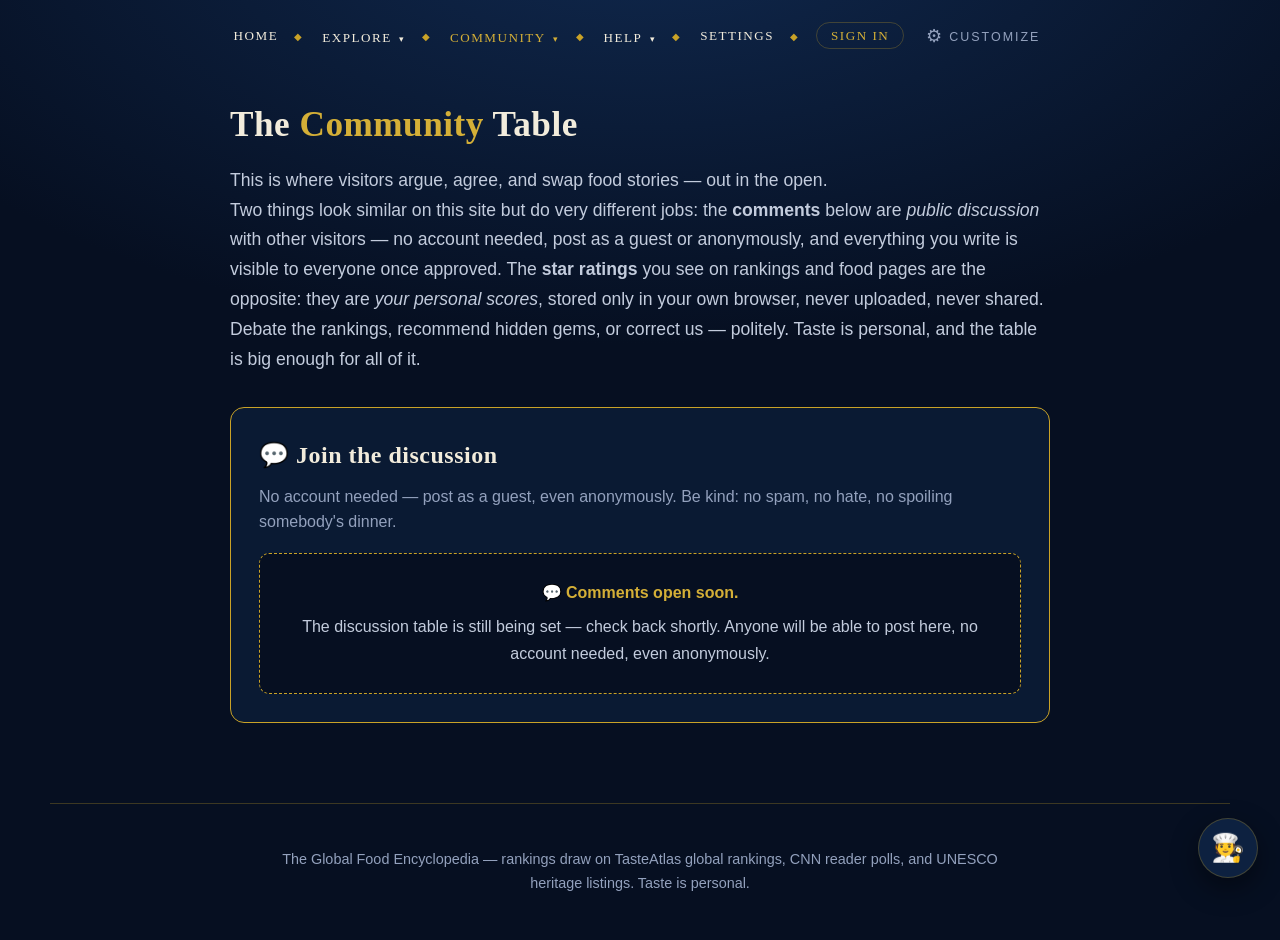
<file: community.html>
<!DOCTYPE html>
<html lang="en">
<head>
<meta charset="UTF-8">
<meta name="viewport" content="width=device-width, initial-scale=1.0">
<title>Community — The Global Food Encyclopedia</title>
<meta name="description" content="Join the public discussion about foods from every continent — no account needed, post as a guest or anonymously. Your star ratings stay personal and private, in your own browser.">
<meta property="og:type" content="website">
<meta property="og:title" content="Community — The Global Food Encyclopedia">
<meta property="og:description" content="Public discussion about foods from every continent. No account needed to comment; star ratings stay personal and private.">
<meta property="og:url" content="https://isukiro.github.io/food-rankings/community.html">
<meta property="og:site_name" content="The Global Food Encyclopedia">
<link rel="stylesheet" href="styles.css">
<link rel="stylesheet" href="modal.css">
<style>
/* ---- community.html page-specific styles (theme variables only; do not touch styles.css) ---- */
.community-wrap { max-width: 860px; margin: 0 auto; padding: 40px 20px 80px; }
.community-wrap h1 { color: var(--text); font-size: 2.2rem; margin: 0 0 12px; }
.community-wrap h1 .gold { color: var(--accent); }
.community-wrap .lead { color: var(--text-soft); font-size: 1.1rem; line-height: 1.7; }
.community-wrap .lead a { color: var(--accent); }

.comments-shell {
  background: var(--surface-2);
  border: 1px solid var(--primary);
  border-radius: 14px;
  padding: 28px;
  margin-top: 32px;
}
.comments-shell h2 { color: var(--text); margin: 0 0 8px; }
.comments-shell p { color: var(--muted); margin: 0 0 4px; line-height: 1.6; }
.comments-soon {
  background: var(--bg);
  border: 1px dashed var(--primary);
  border-radius: 10px;
  padding: 26px 24px;
  text-align: center;
  margin-top: 18px;
}
.comments-soon p { color: var(--text-soft); line-height: 1.65; margin: 0 0 8px; }
.comments-soon p:last-child { margin-bottom: 0; }
.comments-soon strong { color: var(--accent); }
</style>
</head>
<body>

<nav class="site-nav" aria-label="Site navigation">
  <a href="index.html">Home</a><span class="nav-divider" aria-hidden="true">◆</span>
  <div class="nav-group">
    <button type="button" class="nav-group-btn" aria-haspopup="true" aria-expanded="false">Explore <span class="nav-caret" aria-hidden="true">▾</span></button>
    <div class="nav-menu" role="menu" aria-label="Explore">
      <a href="rankings.html" role="menuitem">Rankings</a>
      <a href="tops.html" role="menuitem">Category Tops</a>
      <a href="categories.html" role="menuitem">Categories</a>
      <a href="map.html" role="menuitem">Flavor Map</a>
      <a href="tree.html" role="menuitem">Food Trees</a>
    </div>
  </div><span class="nav-divider" aria-hidden="true">◆</span>
  <div class="nav-group">
    <button type="button" class="nav-group-btn current" aria-haspopup="true" aria-expanded="false">Community <span class="nav-caret" aria-hidden="true">▾</span></button>
    <div class="nav-menu" role="menu" aria-label="Community">
      <a href="community.html" role="menuitem" class="current">Community</a>
      <a href="shelf.html" role="menuitem">My Shelf</a>
      <a href="cookbook.html" role="menuitem">Cookbook</a>
    </div>
  </div><span class="nav-divider" aria-hidden="true">◆</span>
  <div class="nav-group">
    <button type="button" class="nav-group-btn" aria-haspopup="true" aria-expanded="false">Help <span class="nav-caret" aria-hidden="true">▾</span></button>
    <div class="nav-menu" role="menu" aria-label="Help">
      <a href="#" id="sage-nav-link" role="menuitem">🧑‍🍳 Ask Sage</a>
      <a href="#" id="tour-nav-link" role="menuitem">Take the Tour</a>
      <a href="about.html" role="menuitem">About</a>
      <a href="contact.html" role="menuitem">Contact</a>
    </div>
  </div><span class="nav-divider" aria-hidden="true">◆</span>
  <a href="settings.html">Settings</a><span class="nav-divider" aria-hidden="true">◆</span>
  <a href="settings.html" class="account-chip">Sign in</a>
</nav>

<main class="community-wrap">
  <h1>The <span class="gold">Community</span> Table</h1>
  <p class="lead">This is where visitors argue, agree, and swap food stories — out in the open.</p>

  <!-- ============ SETUP CHECKLIST (owner-only): comments go live after the ============
       owner adds her Cusdis App ID to #cusdisMount below and flips data-ready.
       Full instructions are in the CUSDIS EMBED comment. Visitors only ever
       see the "coming soon" card, never this note. ========================== -->

  <p class="lead">Two things look similar on this site but do very different jobs: the <strong>comments</strong> below are <em>public discussion</em> with other visitors — no account needed, post as a guest or anonymously, and everything you write is visible to everyone once approved. The <strong>star ratings</strong> you see on rankings and food pages are the opposite: they are <em>your personal scores</em>, stored only in your own browser, never uploaded, never shared.</p>

  <p class="lead">Debate the rankings, recommend hidden gems, or correct us — politely. Taste is personal, and the table is big enough for all of it.</p>

  <section class="comments-shell" aria-label="Visitor comments">
    <h2>💬 Join the discussion</h2>
    <p>No account needed — post as a guest, even anonymously. Be kind: no spam, no hate, no spoiling somebody's dinner.</p>

    <!-- ================================================================
         CUSDIS EMBED — to take comments live, paste the real App ID into
         data-app-id below and flip data-ready to "true". The bootstrap
         script only loads Cusdis when it is configured; until then
         visitors see a clean "coming soon" card, never a broken widget.
         ================================================================ -->
    <div id="cusdisMount" data-app-id="SETUP-NEEDED" data-ready="false"></div>
    <script>
    (function () {
      var mount = document.getElementById('cusdisMount');
      if (!mount) return;
      var appId = mount.getAttribute('data-app-id') || '';
      var ready = mount.getAttribute('data-ready') === 'true'
        && appId.indexOf('SETUP-NEEDED') !== 0;
      if (!ready) {
        mount.innerHTML = '<div class="comments-soon">'
          + '<p><strong>💬 Comments open soon.</strong></p>'
          + '<p>The discussion table is still being set — check back shortly. '
          + 'Anyone will be able to post here, no account needed, even anonymously.</p>'
          + '</div>';
        return;
      }
      var thread = document.createElement('div');
      thread.id = 'cusdis_thread';
      thread.setAttribute('data-host', 'https://cusdis.com');
      thread.setAttribute('data-app-id', appId);
      thread.setAttribute('data-page-id', 'community');
      thread.setAttribute('data-page-url', 'https://isukiro.github.io/food-rankings/community.html');
      thread.setAttribute('data-page-title', 'The Community Table');
      mount.appendChild(thread);
      var s = document.createElement('script');
      s.src = 'https://cusdis.com/js/cusdis.es.js';
      s.async = true;
      s.defer = true;
      mount.appendChild(s);
    })();
    </script>
    <!-- ============ END CUSDIS EMBED ============ -->
  </section>
</main>

<footer class="site-footer">
  <p>The Global Food Encyclopedia — rankings draw on TasteAtlas global rankings, CNN reader polls, and UNESCO heritage listings. Taste is personal.</p>
</footer>

<script src="data/foods.js"></script>
<script src="data/photos.js"></script>
<script src="data/pros-cons.js"></script>
<script src="modal.js"></script>
<script src="recent.js"></script>
<script src="tour.js"></script>
<script src="theme.js"></script>
<script src="cookbook.js"></script>
<script src="assistant.js"></script>
<script src="cursor-glow.js"></script>
<script src="collections.js"></script>
<script src="food-link.js"></script>
<script src="delight.js"></script>
<script src="firebase-config.js"></script>
<script src="auth.js"></script>
</body>
</html>
</file>
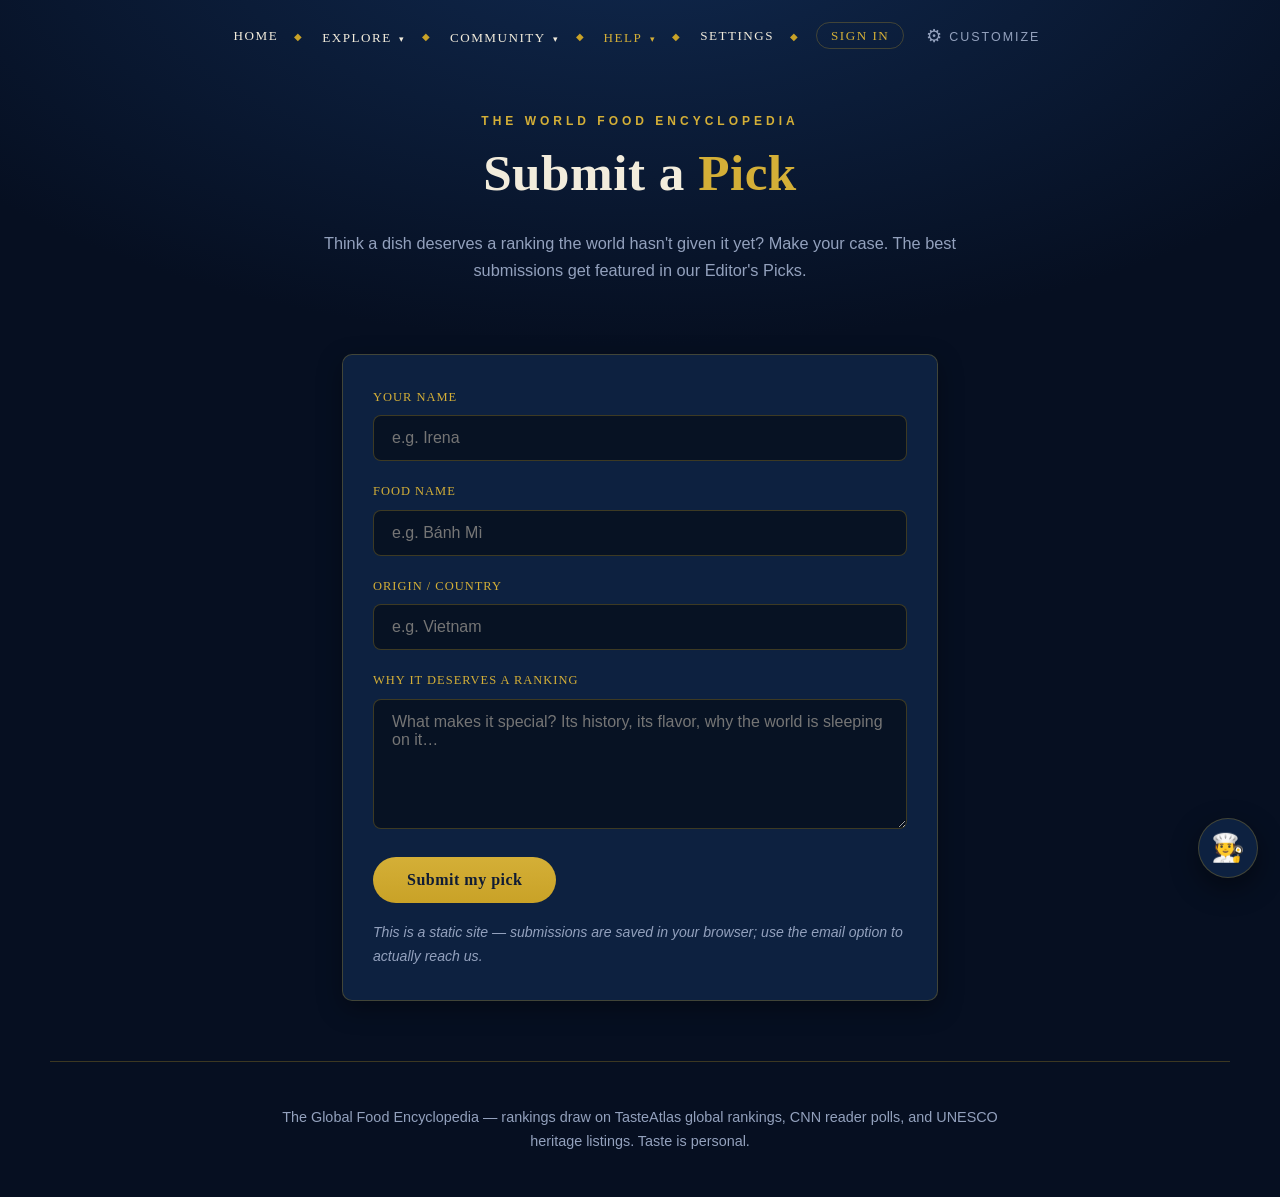
<file: contact.html>
<!DOCTYPE html>
<html lang="en">
<head>
<meta charset="UTF-8">
<meta name="viewport" content="width=device-width, initial-scale=1.0">
<title>Submit a Pick — The Global Food Encyclopedia</title>
<meta name="description" content="Think a dish deserves a ranking? Submit your pick to The Global Food Encyclopedia — tell us the food, its origin, and why the world should know it.">
<meta property="og:type" content="website">
<meta property="og:title" content="Submit a Pick — The Global Food Encyclopedia">
<meta property="og:description" content="Think a dish deserves a ranking? Tell us the food, its origin, and why the world should know it.">
<meta property="og:url" content="https://isukiro.github.io/food-rankings/contact.html">
<meta property="og:site_name" content="The Global Food Encyclopedia">
<link rel="stylesheet" href="styles.css">

</head>
<body>

<nav class="site-nav" aria-label="Site navigation">
  <a href="index.html">Home</a><span class="nav-divider" aria-hidden="true">◆</span>
  <div class="nav-group">
    <button type="button" class="nav-group-btn" aria-haspopup="true" aria-expanded="false">Explore <span class="nav-caret" aria-hidden="true">▾</span></button>
    <div class="nav-menu" role="menu" aria-label="Explore">
      <a href="rankings.html" role="menuitem">Rankings</a>
      <a href="tops.html" role="menuitem">Category Tops</a>
      <a href="categories.html" role="menuitem">Categories</a>
      <a href="map.html" role="menuitem">Flavor Map</a>
      <a href="tree.html" role="menuitem">Food Trees</a>
    </div>
  </div><span class="nav-divider" aria-hidden="true">◆</span>
  <div class="nav-group">
    <button type="button" class="nav-group-btn" aria-haspopup="true" aria-expanded="false">Community <span class="nav-caret" aria-hidden="true">▾</span></button>
    <div class="nav-menu" role="menu" aria-label="Community">
      <a href="community.html" role="menuitem">Community</a>
      <a href="shelf.html" role="menuitem">My Shelf</a>
      <a href="cookbook.html" role="menuitem">Cookbook</a>
    </div>
  </div><span class="nav-divider" aria-hidden="true">◆</span>
  <div class="nav-group">
    <button type="button" class="nav-group-btn current" aria-haspopup="true" aria-expanded="false">Help <span class="nav-caret" aria-hidden="true">▾</span></button>
    <div class="nav-menu" role="menu" aria-label="Help">
      <a href="#" id="sage-nav-link" role="menuitem">🧑‍🍳 Ask Sage</a>
      <a href="#" id="tour-nav-link" role="menuitem">Take the Tour</a>
      <a href="about.html" role="menuitem">About</a>
      <a href="contact.html" role="menuitem" class="current">Contact</a>
    </div>
  </div><span class="nav-divider" aria-hidden="true">◆</span>
  <a href="settings.html">Settings</a><span class="nav-divider" aria-hidden="true">◆</span>
  <a href="settings.html" class="account-chip">Sign in</a>
</nav>

<header class="page-head">
  <p class="kicker">The World Food Encyclopedia</p>
  <h1>Submit a <span class="gold">Pick</span></h1>
  <p class="sub">Think a dish deserves a ranking the world hasn't given it yet? Make your case. The best submissions get featured in our Editor's Picks.</p>
</header>

<main class="form-wrap">
  <form class="submit-form" id="pickForm" novalidate>
    <div class="form-field">
      <label class="form-label" for="fName">Your name</label>
      <input class="form-input" id="fName" name="name" type="text" placeholder="e.g. Irena" required>
    </div>
    <div class="form-field">
      <label class="form-label" for="fFood">Food name</label>
      <input class="form-input" id="fFood" name="food" type="text" placeholder="e.g. Bánh Mì" required>
    </div>
    <div class="form-field">
      <label class="form-label" for="fOrigin">Origin / country</label>
      <input class="form-input" id="fOrigin" name="origin" type="text" placeholder="e.g. Vietnam" required>
    </div>
    <div class="form-field">
      <label class="form-label" for="fWhy">Why it deserves a ranking</label>
      <textarea class="form-textarea" id="fWhy" name="why" placeholder="What makes it special? Its history, its flavor, why the world is sleeping on it…" required></textarea>
    </div>
    <button type="submit" class="gold-btn" style="padding: 14px 34px;">Submit my pick</button>
    <p class="form-note">This is a static site — submissions are saved in your browser; use the email option to actually reach us.</p>
    <div class="form-confirm" id="formConfirm" role="status"></div>
  </form>
</main>

<footer class="site-footer">
  <p>The Global Food Encyclopedia — rankings draw on TasteAtlas global rankings, CNN reader polls, and UNESCO heritage listings. Taste is personal.</p>
</footer>

<script>
(function () {
  var form = document.getElementById("pickForm");
  var confirmBox = document.getElementById("formConfirm");
  // TODO: replace with the real editorial address before launch.
  var EDITOR_EMAIL = "isuukiro@gmail.com";

  form.addEventListener("submit", function (e) {
    e.preventDefault();
    var name = document.getElementById("fName").value.trim();
    var food = document.getElementById("fFood").value.trim();
    var origin = document.getElementById("fOrigin").value.trim();
    var why = document.getElementById("fWhy").value.trim();
    if (!name || !food || !origin || !why) {
      confirmBox.className = "form-confirm show";
      confirmBox.innerHTML = "<strong>Almost there.</strong> Please fill in every field before submitting — we want the full pitch.";
      return;
    }

    var submission = {
      name: name,
      food: food,
      origin: origin,
      why: why,
      date: new Date().toISOString()
    };
    var existing = [];
    try {
      existing = JSON.parse(localStorage.getItem("fr_submissions") || "[]");
    } catch (err) { existing = []; }
    existing.push(submission);
    try {
      localStorage.setItem("fr_submissions", JSON.stringify(existing));
    } catch (err) { /* storage unavailable; still show the email path */ }

    var subject = "Food submission: " + food + " (" + origin + ")";
    var body = "Name: " + name + "\nFood: " + food + "\nOrigin: " + origin + "\n\nWhy it deserves a ranking:\n" + why;
    var mailto = "mailto:" + EDITOR_EMAIL
      + "?subject=" + encodeURIComponent(subject)
      + "&body=" + encodeURIComponent(body);

    confirmBox.className = "form-confirm show";
    confirmBox.innerHTML =
      "<strong>Saved!</strong> Your pick for <strong>" + escapeHtml(food) + "</strong> is stored in this browser. "
      + "Because this is a static site, it won't reach us until you send it — "
      + "click below to open your email app with everything prefilled:<br>"
      + '<a class="email-link" href="' + mailto + '">✉️ Send via email instead</a>';
    form.reset();
  });

  function escapeHtml(s) {
    return s.replace(/[&<>"']/g, function (c) {
      return { "&": "&amp;", "<": "&lt;", ">": "&gt;", '"': "&quot;", "'": "&#39;" }[c];
    });
  }
})();
</script>
<script src="tour.js"></script>
<script src="theme.js"></script>
<script src="data/foods.js"></script>
<script src="assistant.js"></script>
<script src="cursor-glow.js"></script>
<script src="collections.js"></script>
<script src="food-link.js"></script>
<script src="delight.js"></script>
<script src="firebase-config.js"></script>
<script src="auth.js"></script>
</body>
</html>
</file>
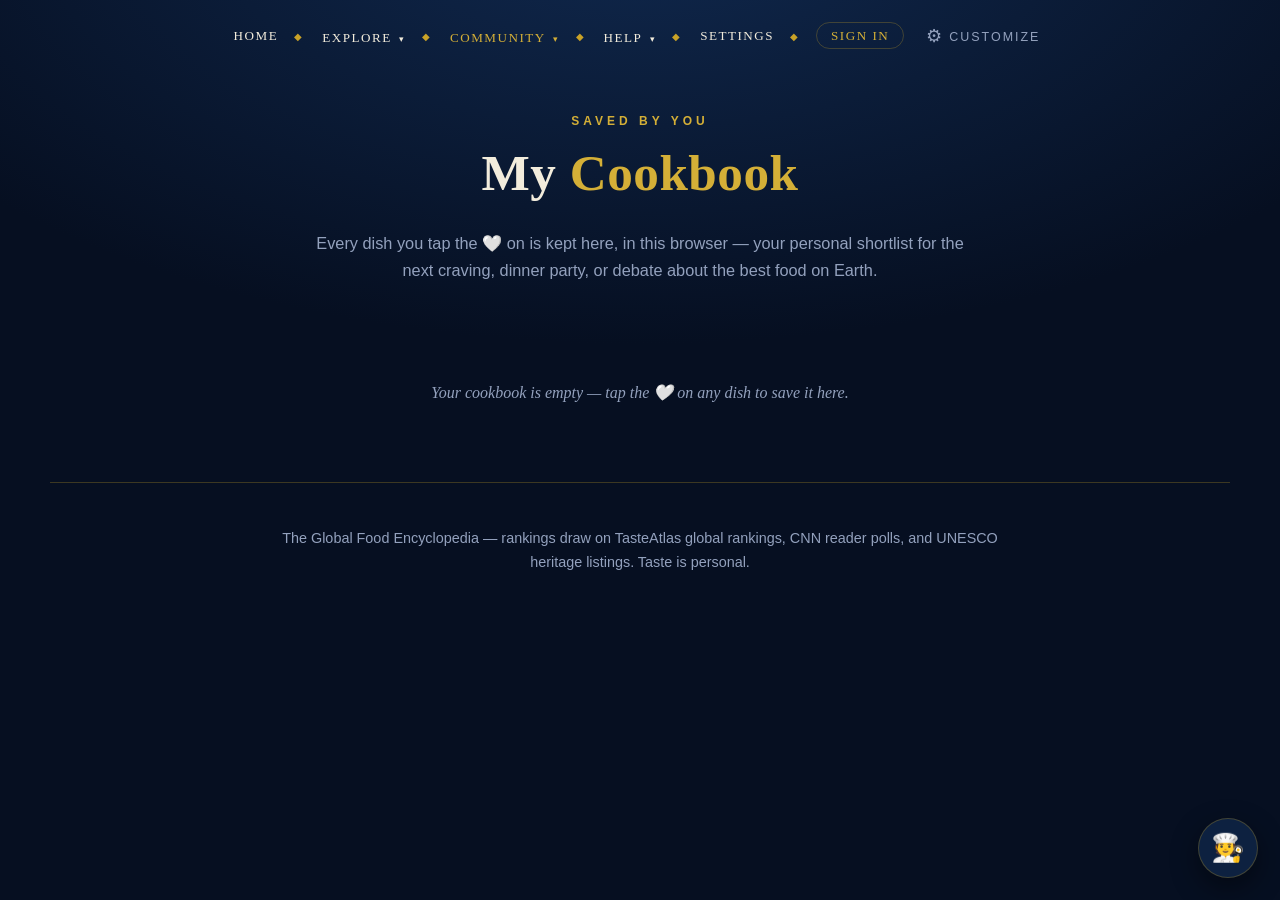
<file: cookbook.html>
<!DOCTYPE html>
<html lang="en">
<head>
<meta charset="UTF-8">
<meta name="viewport" content="width=device-width, initial-scale=1.0">
<title>My Cookbook | The Global Food Encyclopedia</title>
<meta name="description" content="Your personal cookbook — every dish you saved with a tap of the heart, kept in this browser. Revisit your favorite foods from around the world.">
<meta property="og:type" content="website">
<meta property="og:title" content="My Cookbook | The Global Food Encyclopedia">
<meta property="og:description" content="Your saved dishes from the Global Food Encyclopedia — a personal shortlist of the world's best (and most memorable) foods.">
<meta property="og:url" content="https://isukiro.github.io/food-rankings/cookbook.html">
<meta property="og:site_name" content="The Global Food Encyclopedia">
<link rel="stylesheet" href="styles.css">
<link rel="stylesheet" href="modal.css">
<style>
  .remove-btn { margin-top: 18px; padding: 10px 24px; }
  #cookbookGrid { margin-top: 26px; }
</style>
</head>
<body>

<nav class="site-nav" aria-label="Site navigation">
  <a href="index.html">Home</a><span class="nav-divider" aria-hidden="true">◆</span>
  <div class="nav-group">
    <button type="button" class="nav-group-btn" aria-haspopup="true" aria-expanded="false">Explore <span class="nav-caret" aria-hidden="true">▾</span></button>
    <div class="nav-menu" role="menu" aria-label="Explore">
      <a href="rankings.html" role="menuitem">Rankings</a>
      <a href="tops.html" role="menuitem">Category Tops</a>
      <a href="categories.html" role="menuitem">Categories</a>
      <a href="map.html" role="menuitem">Flavor Map</a>
      <a href="tree.html" role="menuitem">Food Trees</a>
    </div>
  </div><span class="nav-divider" aria-hidden="true">◆</span>
  <div class="nav-group">
    <button type="button" class="nav-group-btn current" aria-haspopup="true" aria-expanded="false">Community <span class="nav-caret" aria-hidden="true">▾</span></button>
    <div class="nav-menu" role="menu" aria-label="Community">
      <a href="community.html" role="menuitem">Community</a>
      <a href="shelf.html" role="menuitem">My Shelf</a>
      <a href="cookbook.html" role="menuitem" class="current">Cookbook</a>
    </div>
  </div><span class="nav-divider" aria-hidden="true">◆</span>
  <div class="nav-group">
    <button type="button" class="nav-group-btn" aria-haspopup="true" aria-expanded="false">Help <span class="nav-caret" aria-hidden="true">▾</span></button>
    <div class="nav-menu" role="menu" aria-label="Help">
      <a href="#" id="sage-nav-link" role="menuitem">🧑‍🍳 Ask Sage</a>
      <a href="#" id="tour-nav-link" role="menuitem">Take the Tour</a>
      <a href="about.html" role="menuitem">About</a>
      <a href="contact.html" role="menuitem">Contact</a>
    </div>
  </div><span class="nav-divider" aria-hidden="true">◆</span>
  <a href="settings.html">Settings</a><span class="nav-divider" aria-hidden="true">◆</span>
  <a href="settings.html" class="account-chip">Sign in</a>
</nav>

<header class="page-head">
  <p class="kicker">Saved by you</p>
  <h1>My <span class="gold">Cookbook</span></h1>
  <p class="sub">Every dish you tap the 🤍 on is kept here, in this browser — your personal shortlist for the next craving, dinner party, or debate about the best food on Earth.</p>
</header>

<main>
  <div class="grid" id="cookbookGrid"></div>
  <p class="empty" id="cookbookEmpty" style="display:none">Your cookbook is empty — tap the 🤍 on any dish to save it here.</p>
</main>

<footer class="site-footer">
  <p>The Global Food Encyclopedia — rankings draw on TasteAtlas global rankings, CNN reader polls, and UNESCO heritage listings. Taste is personal.</p>
</footer>

<script src="data/foods.js"></script>
<script src="data/pros-cons.js"></script>
<script src="modal.js"></script>
<script src="recent.js"></script>
<script src="theme.js"></script>
<script src="cookbook.js"></script>
<script src="tour.js"></script>
<script src="assistant.js"></script>
<script src="cursor-glow.js"></script>
<script>
/* Cookbook page: render saved foods from FOODS matching localStorage 'fr_favs'. */
(function () {
  function getFavs() {
    try {
      var v = JSON.parse(localStorage.getItem('fr_favs') || '[]');
      return Array.isArray(v) ? v : [];
    } catch (e) {
      return [];
    }
  }

  function setFavs(list) {
    try {
      localStorage.setItem('fr_favs', JSON.stringify(list));
    } catch (e) { /* private mode: favorites just won't persist */ }
  }

  function escAttr(s) {
    return String(s).replace(/&/g, '&amp;').replace(/"/g, '&quot;');
  }

  function cardHTML(f) {
    return '<article class="card" data-food-name="' + escAttr(f.name) + '">'
      + '<div class="emoji">' + f.emoji + '</div>'
      + '<h3>' + f.name + '</h3>'
      + '<div class="origin">' + f.origin + ' · ' + f.region + '</div>'
      + '<div class="cat-row"><span class="cat-tag">' + f.category + '</span></div>'
      + '<p class="definition">' + f.definition + '</p>'
      + '<button type="button" class="gold-btn remove-btn" data-name="' + escAttr(f.name) + '">Remove</button>'
      + '</article>';
  }

  function render() {
    var grid = document.getElementById('cookbookGrid');
    var empty = document.getElementById('cookbookEmpty');
    var favs = getFavs();
    var foods = (typeof FOODS === 'undefined' ? [] : FOODS.filter(function (f) {
      return favs.indexOf(f.name) !== -1;
    }));
    // keep the order the dishes were saved in
    foods.sort(function (a, b) { return favs.indexOf(a.name) - favs.indexOf(b.name); });
    grid.innerHTML = foods.map(cardHTML).join('');
    empty.style.display = foods.length ? 'none' : 'block';
    grid.style.display = foods.length ? '' : 'none';
  }

  document.getElementById('cookbookGrid').addEventListener('click', function (e) {
    var btn = (e.target && e.target.closest) ? e.target.closest('.remove-btn') : null;
    if (!btn) return;
    var name = btn.getAttribute('data-name');
    setFavs(getFavs().filter(function (n) { return n !== name; }));
    render();
  });

  if (document.readyState === 'loading') {
    document.addEventListener('DOMContentLoaded', render);
  } else {
    render();
  }
})();
</script>
<script src="collections.js"></script>
<script src="food-link.js"></script>
<script src="delight.js"></script>
<script src="firebase-config.js"></script>
<script src="auth.js"></script>
</body>
</html>
</file>
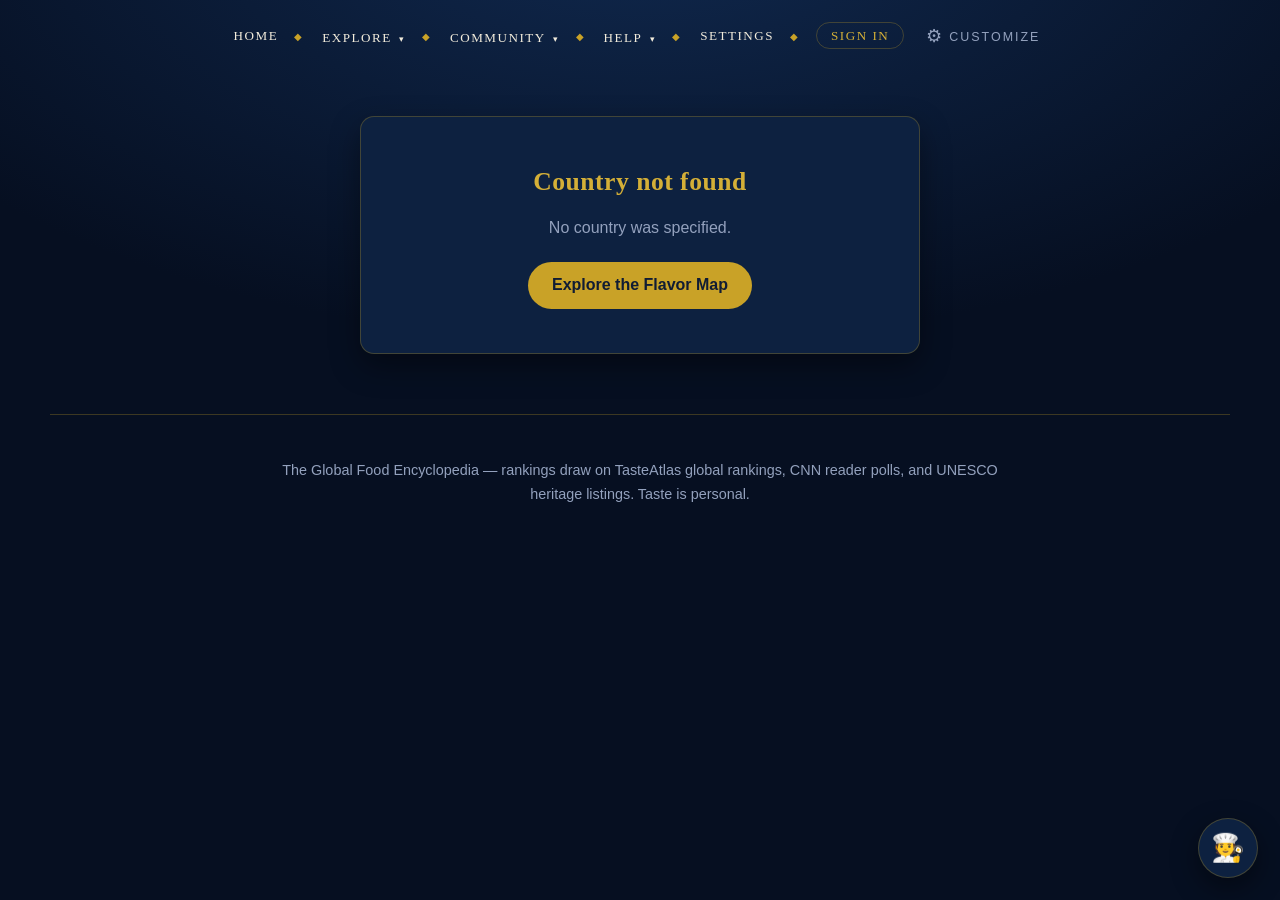
<file: country.html>
<!DOCTYPE html>
<html lang="en">
<head>
<meta charset="UTF-8">
<meta name="viewport" content="width=device-width, initial-scale=1.0">
<title>Country — The Global Food Encyclopedia</title>
<meta name="description" content="Every dish from one country in the Global Food Encyclopedia: stats, flavor fingerprint, top dishes, and the full food list.">
<meta property="og:type" content="website">
<meta property="og:title" content="Country — The Global Food Encyclopedia">
<meta property="og:description" content="Stats, flavor fingerprint, top dishes, and every listed dish for a single country.">
<meta property="og:url" content="https://isukiro.github.io/food-rankings/country.html">
<meta property="og:site_name" content="The Global Food Encyclopedia">
<link rel="stylesheet" href="styles.css">
<link rel="stylesheet" href="country.css">
</head>
<body>

<nav class="site-nav" aria-label="Site navigation">
  <a href="index.html">Home</a><span class="nav-divider" aria-hidden="true">◆</span>
  <div class="nav-group">
    <button type="button" class="nav-group-btn" aria-haspopup="true" aria-expanded="false">Explore <span class="nav-caret" aria-hidden="true">▾</span></button>
    <div class="nav-menu" role="menu" aria-label="Explore">
      <a href="rankings.html" role="menuitem">Rankings</a>
      <a href="tops.html" role="menuitem">Category Tops</a>
      <a href="categories.html" role="menuitem">Categories</a>
      <a href="map.html" role="menuitem">Flavor Map</a>
      <a href="tree.html" role="menuitem">Food Trees</a>
    </div>
  </div><span class="nav-divider" aria-hidden="true">◆</span>
  <div class="nav-group">
    <button type="button" class="nav-group-btn" aria-haspopup="true" aria-expanded="false">Community <span class="nav-caret" aria-hidden="true">▾</span></button>
    <div class="nav-menu" role="menu" aria-label="Community">
      <a href="community.html" role="menuitem">Community</a>
      <a href="shelf.html" role="menuitem">My Shelf</a>
      <a href="cookbook.html" role="menuitem">Cookbook</a>
    </div>
  </div><span class="nav-divider" aria-hidden="true">◆</span>
  <div class="nav-group">
    <button type="button" class="nav-group-btn" aria-haspopup="true" aria-expanded="false">Help <span class="nav-caret" aria-hidden="true">▾</span></button>
    <div class="nav-menu" role="menu" aria-label="Help">
      <a href="#" id="sage-nav-link" role="menuitem">🧑‍🍳 Ask Sage</a>
      <a href="#" id="tour-nav-link" role="menuitem">Take the Tour</a>
      <a href="about.html" role="menuitem">About</a>
      <a href="contact.html" role="menuitem">Contact</a>
    </div>
  </div><span class="nav-divider" aria-hidden="true">◆</span>
  <a href="settings.html">Settings</a><span class="nav-divider" aria-hidden="true">◆</span>
  <a href="settings.html" class="account-chip">Sign in</a>
</nav>

<main class="country-wrap" id="countryWrap" hidden>
  <a class="country-back" href="map.html">&larr; Back to the Flavor Map</a>

  <header class="country-hero">
    <span class="country-flag" id="countryFlag" aria-hidden="true">🌍</span>
    <h1 id="countryName">Country</h1>
    <p class="country-region" id="countryRegion"></p>
  </header>

  <section class="country-stats" id="countryStats" aria-label="Country statistics"></section>

  <section class="fingerprint" aria-label="Flavor fingerprint">
    <div class="fingerprint-copy">
      <h2>Flavor Fingerprint</h2>
      <p>The average taste profile of this country's dishes — sweet, salty, sour, bitter, umami, and heat, each scored out of 5. A wider shape means bolder flavor in that direction.</p>
      <p class="fp-note" id="fingerprintNote"></p>
    </div>
    <div id="countryFingerprint"></div>
  </section>

  <section aria-label="Top dishes">
    <h2 class="csection-title">Top Dishes</h2>
    <p class="csection-sub">Globally ranked dishes first, then the rest alphabetically.</p>
    <div class="top-dishes" id="topDishes"></div>
  </section>

  <section aria-label="All dishes">
    <h2 class="csection-title">Every Dish</h2>
    <p class="csection-sub" id="gridCount"></p>
    <div class="food-grid" id="foodGrid"></div>
  </section>
</main>

<div class="country-notfound" id="countryNotFound" hidden>
  <h1>Country not found</h1>
  <p id="nfQuery">We could not find that country in the encyclopedia.</p>
  <a class="btn-gold" href="map.html">Explore the Flavor Map</a>
</div>

<footer class="site-footer">
  <p>The Global Food Encyclopedia — rankings draw on TasteAtlas global rankings, CNN reader polls, and UNESCO heritage listings. Taste is personal.</p>
</footer>

<script src="data/foods.js"></script>
<script src="tastes.js"></script>
<script src="dna.js"></script>
<script src="country.js"></script>
<script src="theme.js"></script>
<script src="assistant.js"></script>
<script src="cursor-glow.js"></script>

<script src="collections.js"></script>
<script src="food-link.js"></script>
<script src="delight.js"></script>
<script src="firebase-config.js"></script>
<script src="auth.js"></script>
<script src="tour.js"></script>
</body>
</html>
</file>
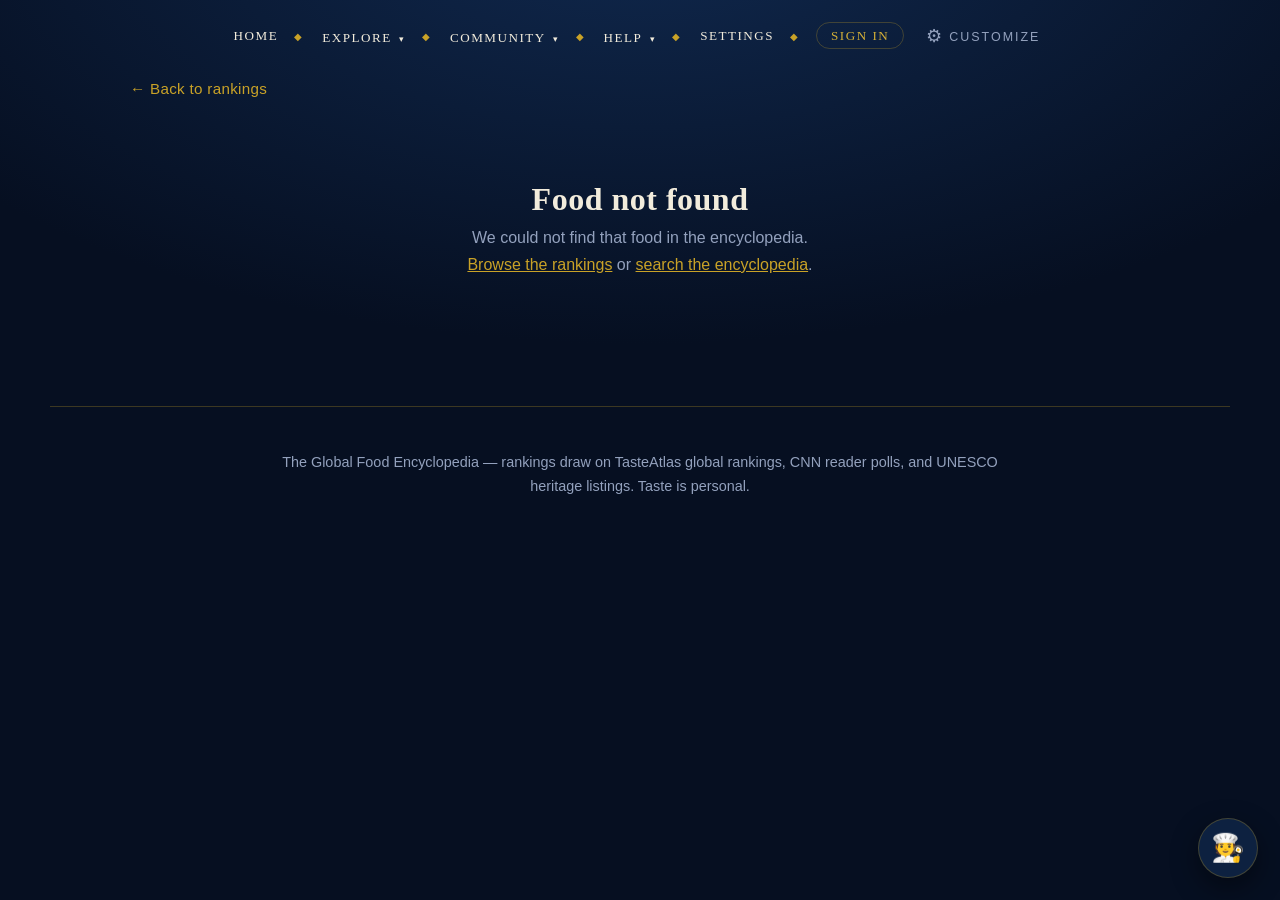
<file: food.html>
<!DOCTYPE html>
<html lang="en">
<head>
<meta charset="UTF-8">
<meta name="viewport" content="width=device-width, initial-scale=1.0">
<title>Food Detail | The Global Food Encyclopedia</title>
<meta name="description" content="Full food profile: origin and history, ingredients, traditional preparation, flavor, texture, variations, nutrition, and why it ranks where it does.">
<link rel="stylesheet" href="styles.css">
<link rel="stylesheet" href="food.css">
<link rel="stylesheet" href="timeline.css">
</head>
<body>

<nav class="site-nav" aria-label="Site navigation">
  <a href="index.html">Home</a><span class="nav-divider" aria-hidden="true">◆</span>
  <div class="nav-group">
    <button type="button" class="nav-group-btn" aria-haspopup="true" aria-expanded="false">Explore <span class="nav-caret" aria-hidden="true">▾</span></button>
    <div class="nav-menu" role="menu" aria-label="Explore">
      <a href="rankings.html" role="menuitem">Rankings</a>
      <a href="tops.html" role="menuitem">Category Tops</a>
      <a href="categories.html" role="menuitem">Categories</a>
      <a href="map.html" role="menuitem">Flavor Map</a>
      <a href="tree.html" role="menuitem">Food Trees</a>
    </div>
  </div><span class="nav-divider" aria-hidden="true">◆</span>
  <div class="nav-group">
    <button type="button" class="nav-group-btn" aria-haspopup="true" aria-expanded="false">Community <span class="nav-caret" aria-hidden="true">▾</span></button>
    <div class="nav-menu" role="menu" aria-label="Community">
      <a href="community.html" role="menuitem">Community</a>
      <a href="shelf.html" role="menuitem">My Shelf</a>
      <a href="cookbook.html" role="menuitem">Cookbook</a>
    </div>
  </div><span class="nav-divider" aria-hidden="true">◆</span>
  <div class="nav-group">
    <button type="button" class="nav-group-btn" aria-haspopup="true" aria-expanded="false">Help <span class="nav-caret" aria-hidden="true">▾</span></button>
    <div class="nav-menu" role="menu" aria-label="Help">
      <a href="#" id="sage-nav-link" role="menuitem">🧑‍🍳 Ask Sage</a>
      <a href="#" id="tour-nav-link" role="menuitem">Take the Tour</a>
      <a href="about.html" role="menuitem">About</a>
      <a href="contact.html" role="menuitem">Contact</a>
    </div>
  </div><span class="nav-divider" aria-hidden="true">◆</span>
  <a href="settings.html">Settings</a><span class="nav-divider" aria-hidden="true">◆</span>
  <a href="settings.html" class="account-chip">Sign in</a>
</nav>

<main class="food-page">
  <a class="food-back" href="rankings.html">&larr; Back to rankings</a>
  <div id="foodRoot" aria-live="polite">
    <p class="coming-soon-note">Loading the food profile&hellip;</p>
  </div>

</main>

<footer class="site-footer">
  <p>The Global Food Encyclopedia — rankings draw on TasteAtlas global rankings, CNN reader polls, and UNESCO heritage listings. Taste is personal.</p>
</footer>

<script src="data/foods.js"></script>
<script src="data/photos.js"></script>
<script src="food-details.js"></script>
<script src="theme.js"></script>
<script src="assistant.js"></script>
<script src="tastes.js"></script>
<script src="food-relations.js"></script>
<script src="food-timelines.js"></script>
<script src="timeline.js"></script>
<script src="pronunciations.js"></script>
<script src="dna.js"></script>
<script src="food.js"></script>
<script>
/* Food DNA section wiring (dna.js) + H-agent injector: pronunciation, timeline, family preview. */
(function () {
  function esc(s){return String(s==null?"":s).replace(/&/g,"&amp;").replace(/</g,"&lt;").replace(/>/g,"&gt;").replace(/"/g,"&quot;");}
  function foodName(){
    try { return decodeURIComponent(new URLSearchParams(location.search).get("name") || ""); }
    catch (e) { return ""; }
  }
  function init(){
    try {
      var root = document.getElementById("foodRoot");
      var name = foodName();
      if (!root || !name) return;
      /* Shelf: count this food as explored */
      if (window.Shelf && typeof window.Shelf.viewed === "function") {
        try { window.Shelf.viewed(name); } catch (e) {}
      }
      /* 1. Pronunciation next to the food name */
      var pron = (window.PRONUNCIATIONS || {})[name];
      var h1 = root.querySelector("h1");
      if (pron && h1 && !h1.querySelector(".pron")) {
        var sp = document.createElement("span");
        sp.className = "pron";
        sp.innerHTML = '<span class="pron-label">say it:</span> ' + esc(pron);
        h1.appendChild(sp);
      }
      /* 2. Personal star rating (My Shelf) under the name */
      if (h1 && window.Shelf && !document.getElementById("myStars")) {
        var wrap = document.createElement("div");
        wrap.id = "myStars";
        wrap.className = "my-stars";
        wrap.innerHTML = '<span class="my-stars-label">My rating:</span> ' +
          [1,2,3,4,5].map(function (n) {
            return '<button type="button" data-star="' + n + '" aria-label="Rate ' + n + ' stars">\u2605</button>';
          }).join("");
        h1.appendChild(wrap);
        var cur = window.Shelf.getRating(name) || 0;
        paint(cur);
        wrap.addEventListener("click", function (e) {
          var b = e.target.closest ? e.target.closest("[data-star]") : null;
          if (!b) return;
          var n = parseInt(b.getAttribute("data-star"), 10);
          window.Shelf.rate(name, n);
          paint(n);
        });
        function paint(n) {
          Array.prototype.forEach.call(wrap.querySelectorAll("[data-star]"), function (b) {
            b.classList.toggle("lit", parseInt(b.getAttribute("data-star"), 10) <= n);
          });
        }
      }
      /* 3. Shelf toggle buttons (heart/star/check) */
      if (h1 && window.Shelf && typeof window.Shelf.toggleButtonHTML === "function" && !document.getElementById("shelfBtns")) {
        var sb = document.createElement("div");
        sb.id = "shelfBtns";
        sb.className = "food-shelf-btns";
        sb.innerHTML = window.Shelf.toggleButtonHTML(name);
        h1.appendChild(sb);
      }
      /* 4. Food DNA radar */
      var dnaSec = document.getElementById("foodDnaSec");
      if (!dnaSec) {
        dnaSec = document.createElement("section");
        dnaSec.className = "food-section";
        dnaSec.id = "foodDnaSec";
        dnaSec.innerHTML = "<h2>Food DNA</h2><div id=\"foodDna\"></div>";
        root.appendChild(dnaSec);
      }
      if (window.renderFoodDNA) {
        try { window.renderFoodDNA(document.getElementById("foodDna"), (window.FOOD_TASTES || {})[name], { label: "Taste profile of " + name }); } catch (e) {}
      }
      /* 5. Timeline section */
      if (!document.getElementById("foodTimeline")) {
        var tsec = document.createElement("section");
        tsec.className = "food-section";
        tsec.innerHTML = "<h2>Timeline</h2><div id=\"foodTimeline\"></div>";
        root.appendChild(tsec);
      }
      if (window.renderTimeline) { try { window.renderTimeline(document.getElementById("foodTimeline"), name); } catch (e) {} }
      /* 6. Food family preview */
      if (!document.getElementById("foodFamily")) {
        var rels = ((window.FOOD_RELATIONS || {})[name] || []).slice(0, 4);
        var fsec = document.createElement("section");
        fsec.className = "food-section";
        fsec.id = "foodFamily";
        var chips = rels.map(function (r) {
          return '<a class="family-chip" href="food.html?name=' + encodeURIComponent(r) + '">' + esc(r) + "</a>";
        }).join("");
        fsec.innerHTML = "<h2>Food Family</h2>" +
          '<p class="family-note">Dishes related to ' + esc(name) + ":</p>" +
          '<div class="family-chips">' + chips + "</div>" +
          '<a class="family-tree-link" href="tree.html?food=' + encodeURIComponent(name) + '">Open the full family tree &rarr;</a>';
        root.appendChild(fsec);
      }
    } catch (e) { /* page stays usable */ }
  }
  if (document.readyState === "loading") document.addEventListener("DOMContentLoaded", function(){ setTimeout(init, 120); });
  else setTimeout(init, 120);
})();
</script>
<style>
.pron { display:block; font-size:.55em; font-weight:400; color:#c9a227; letter-spacing:1px; margin-top:6px; }
.pron-label { text-transform:uppercase; font-size:.8em; letter-spacing:2px; opacity:.75; }
.my-stars { margin-top:10px; font-size:22px; }
.my-stars-label { font-size:13px; color:#a9b0c3; margin-right:8px; letter-spacing:1px; text-transform:uppercase; }
.my-stars button { background:none; border:none; color:#4a5570; cursor:pointer; font-size:22px; padding:0 2px; }
.my-stars button.lit { color:#d4af37; }
.food-shelf-btns { margin-top:10px; }
.family-chips { display:flex; flex-wrap:wrap; gap:10px; margin:12px 0 16px; }
.family-chip { border:1px solid rgba(201,162,39,.45); border-radius:999px; padding:8px 16px; color:#f4f1e8; text-decoration:none; font-size:14px; }
.family-chip:hover { background:rgba(201,162,39,.15); }
.family-tree-link { color:#c9a227; font-weight:600; }
.family-note { color:#a9b0c3; margin:0; }
</style>

<script src="collections.js"></script>
<script src="food-link.js"></script>
<script src="delight.js"></script>
<script src="firebase-config.js"></script>
<script src="auth.js"></script>
<script src="tour.js"></script>
</body>
</html>
</file>
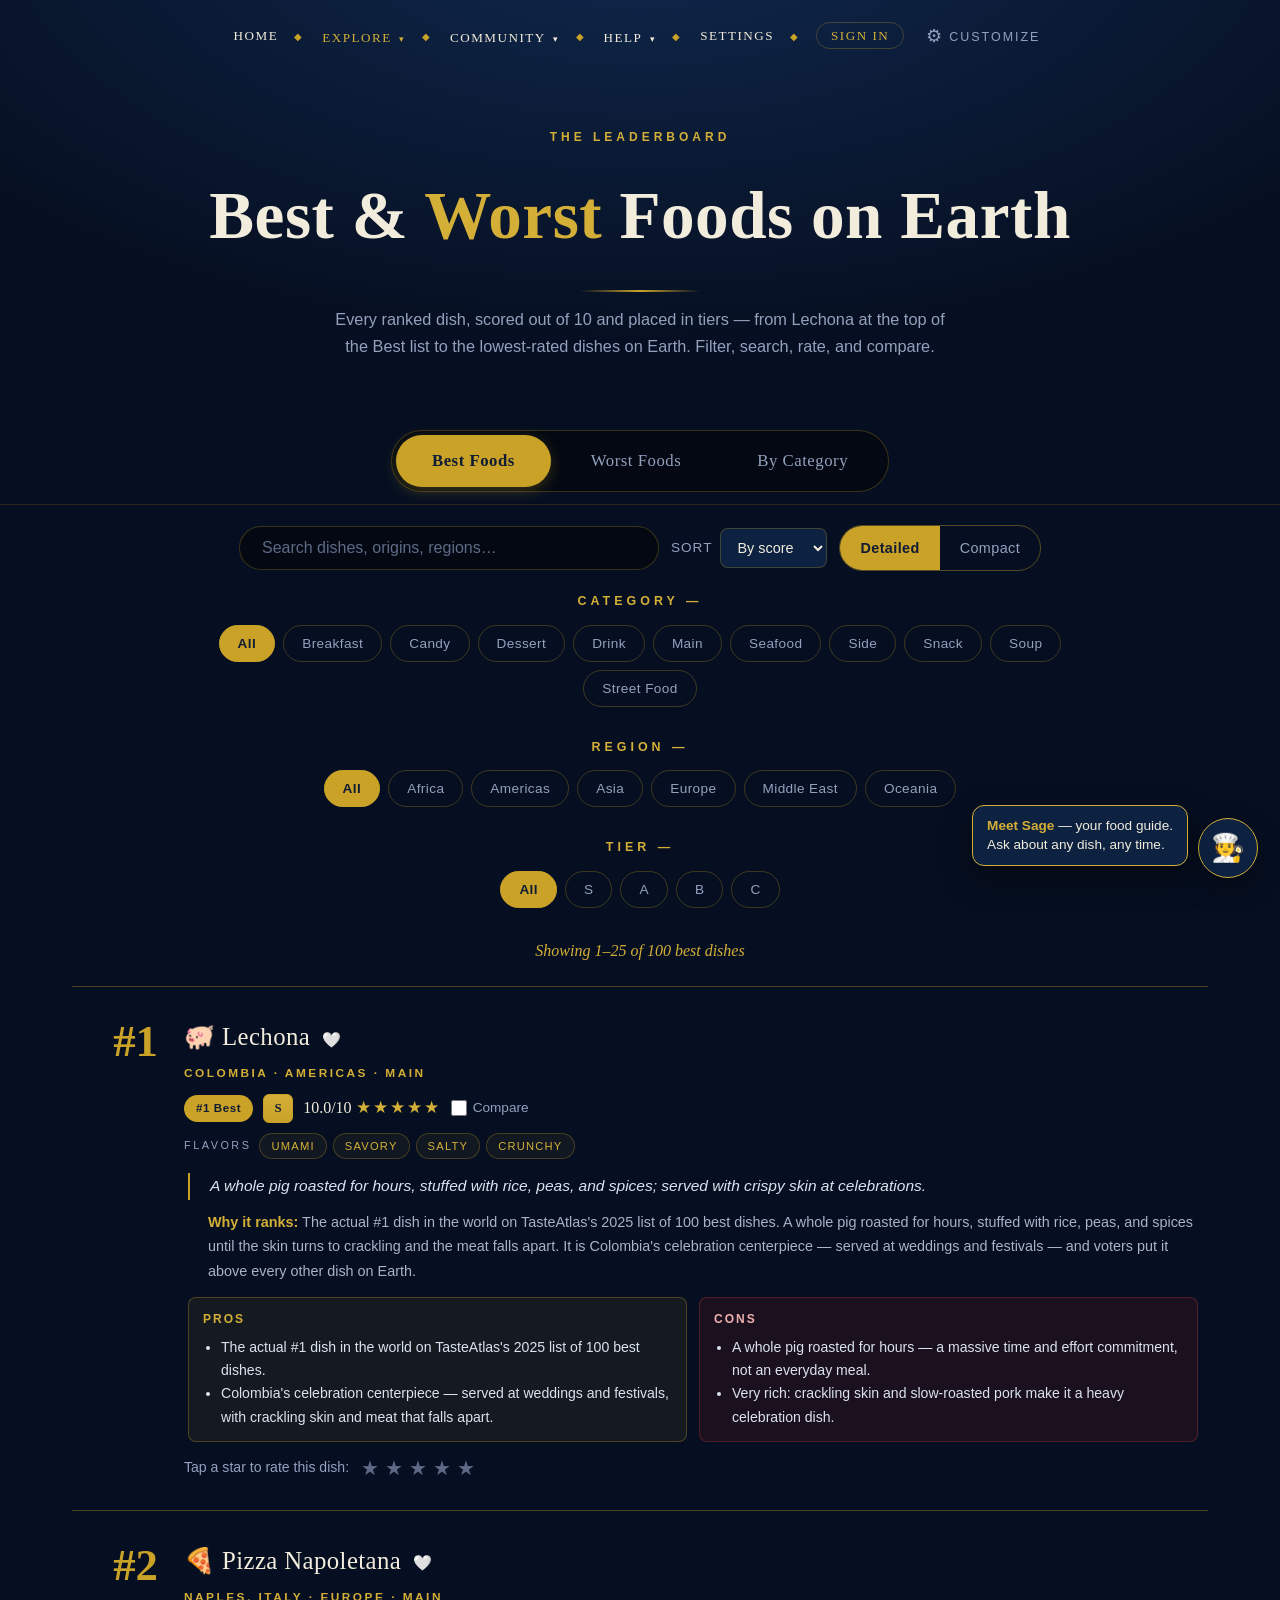
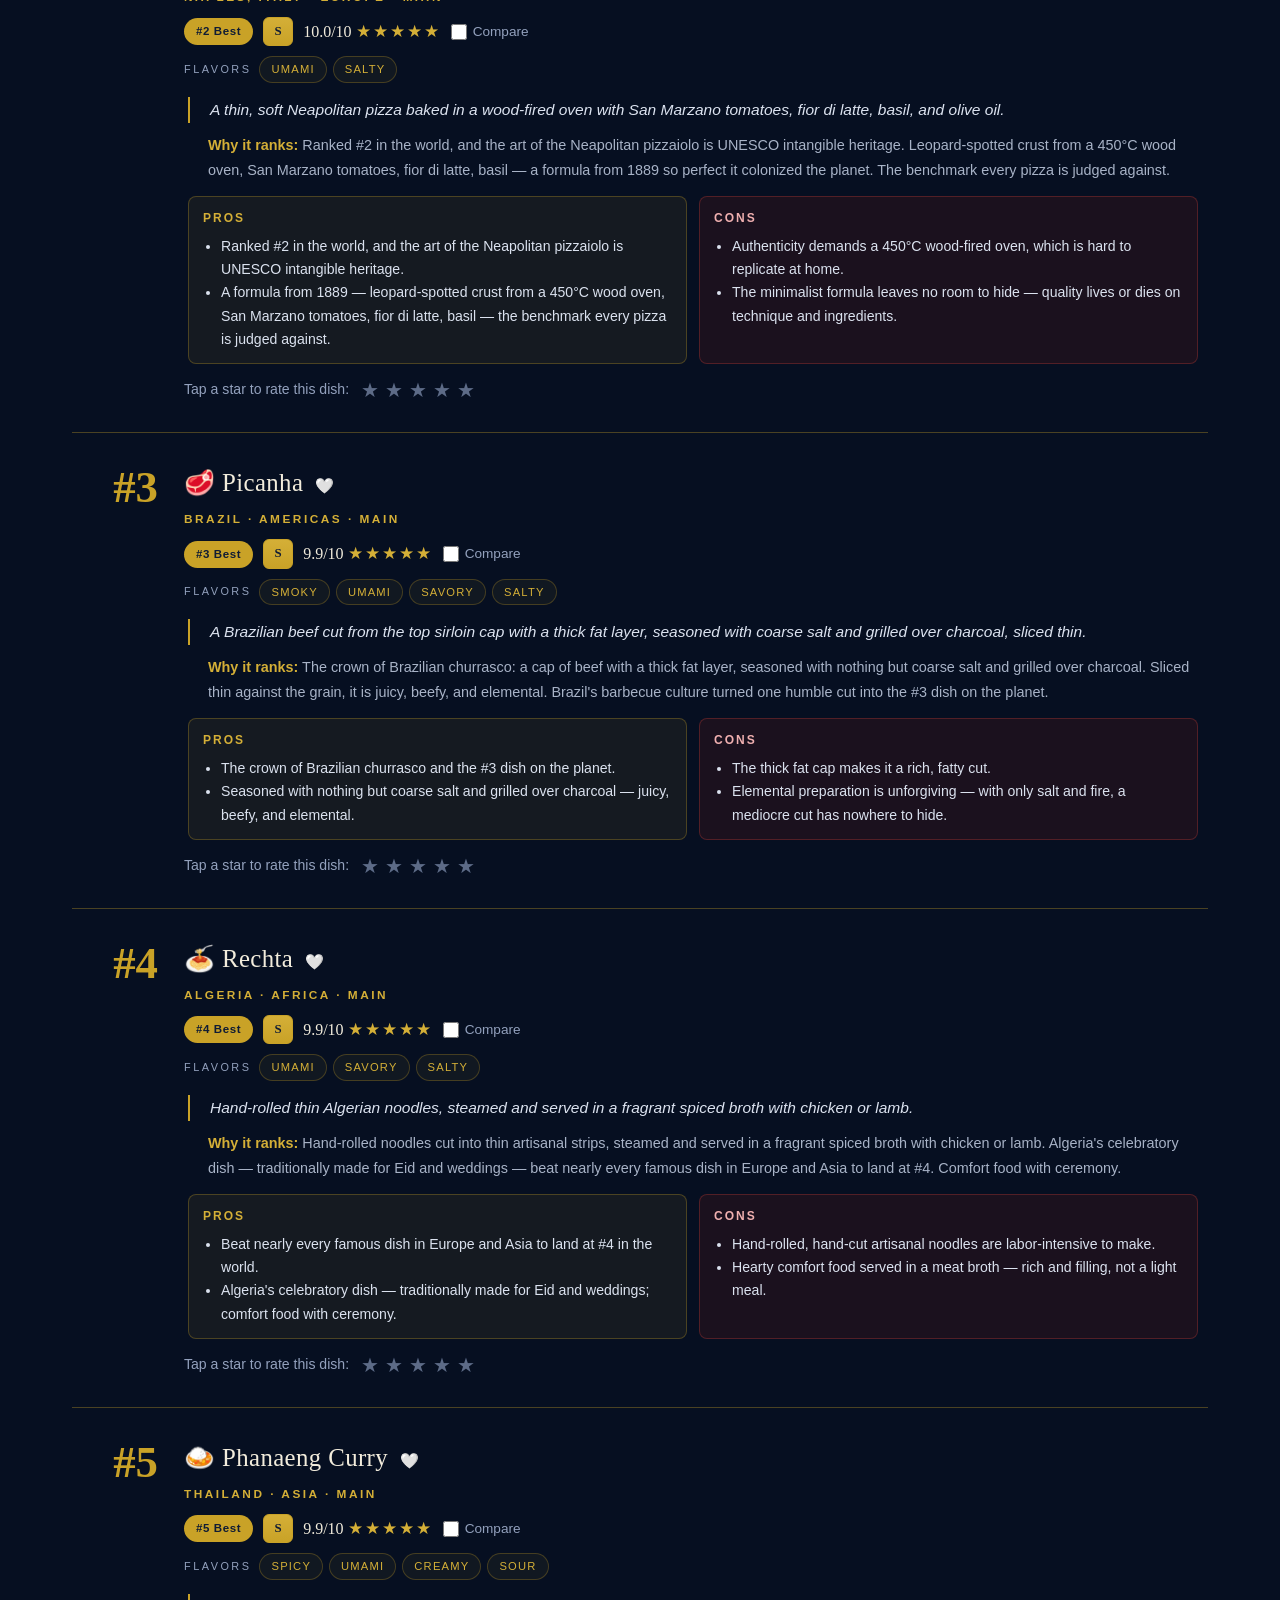
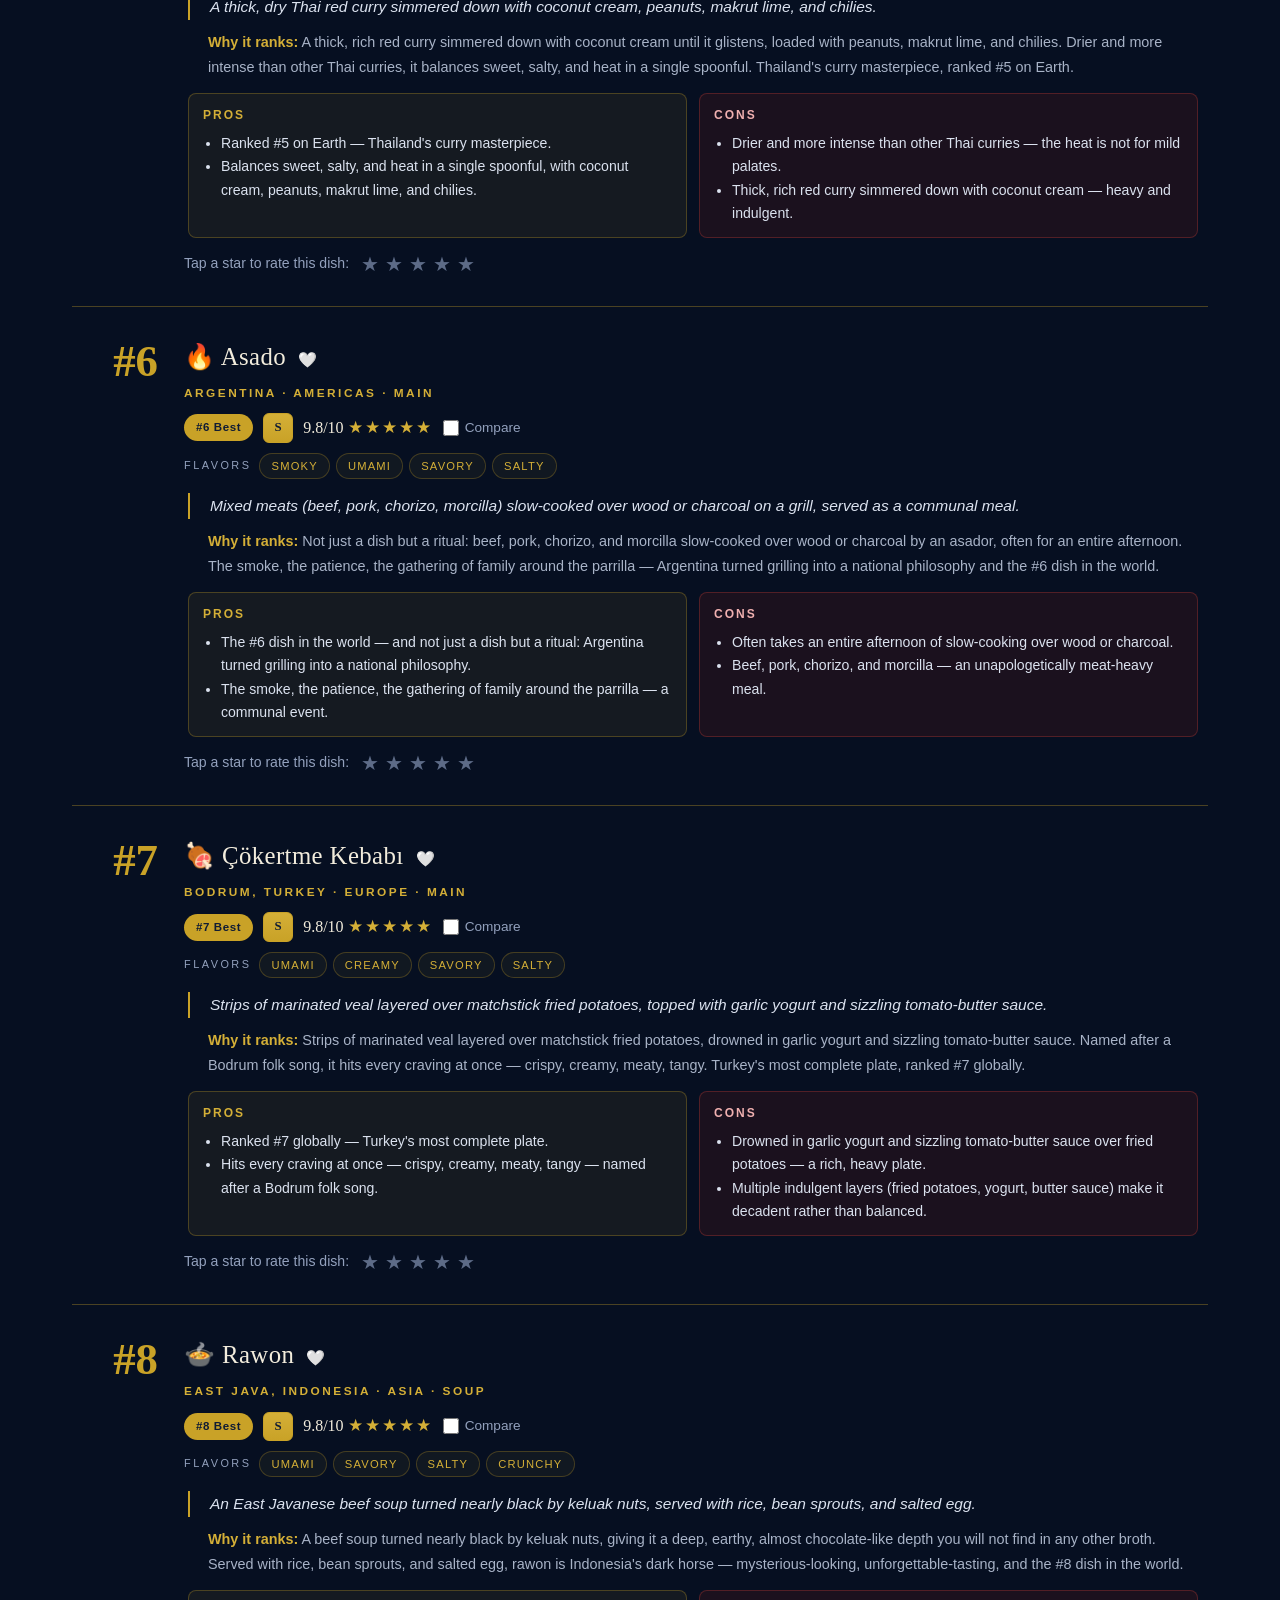
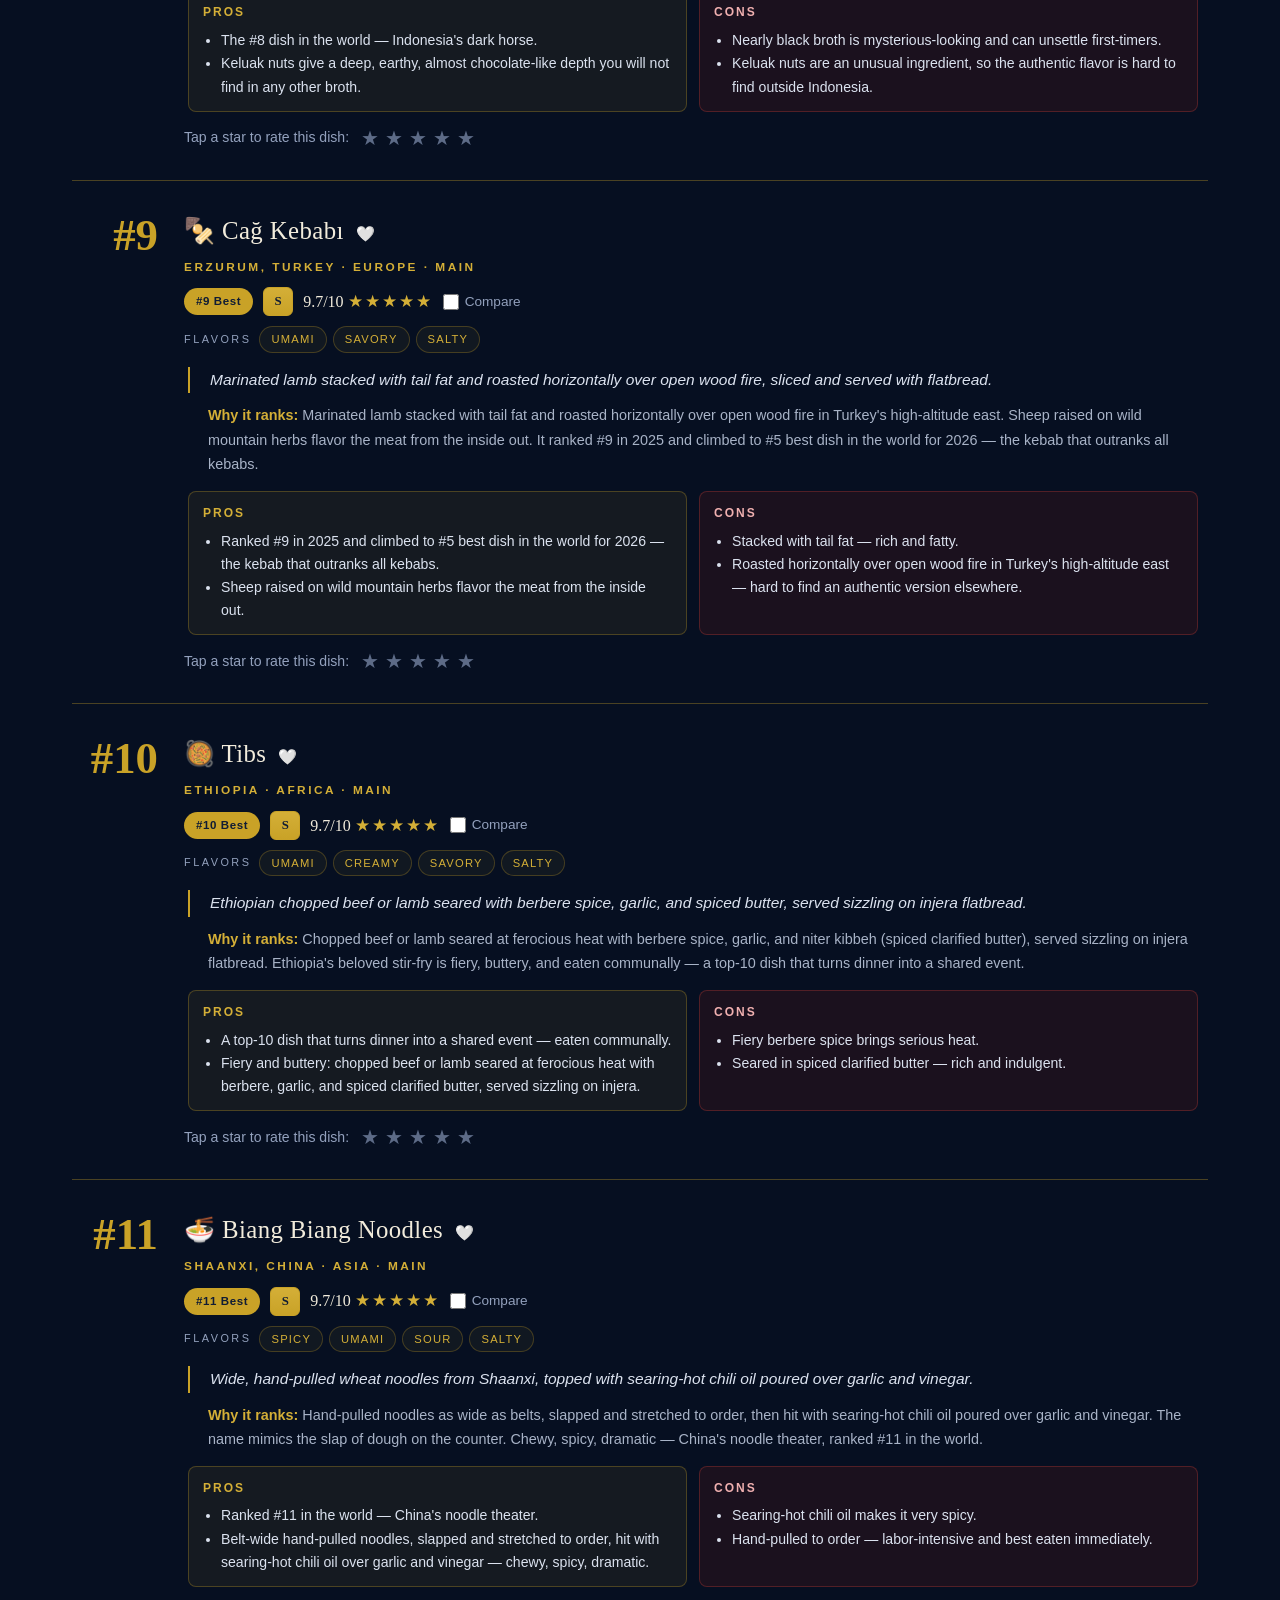
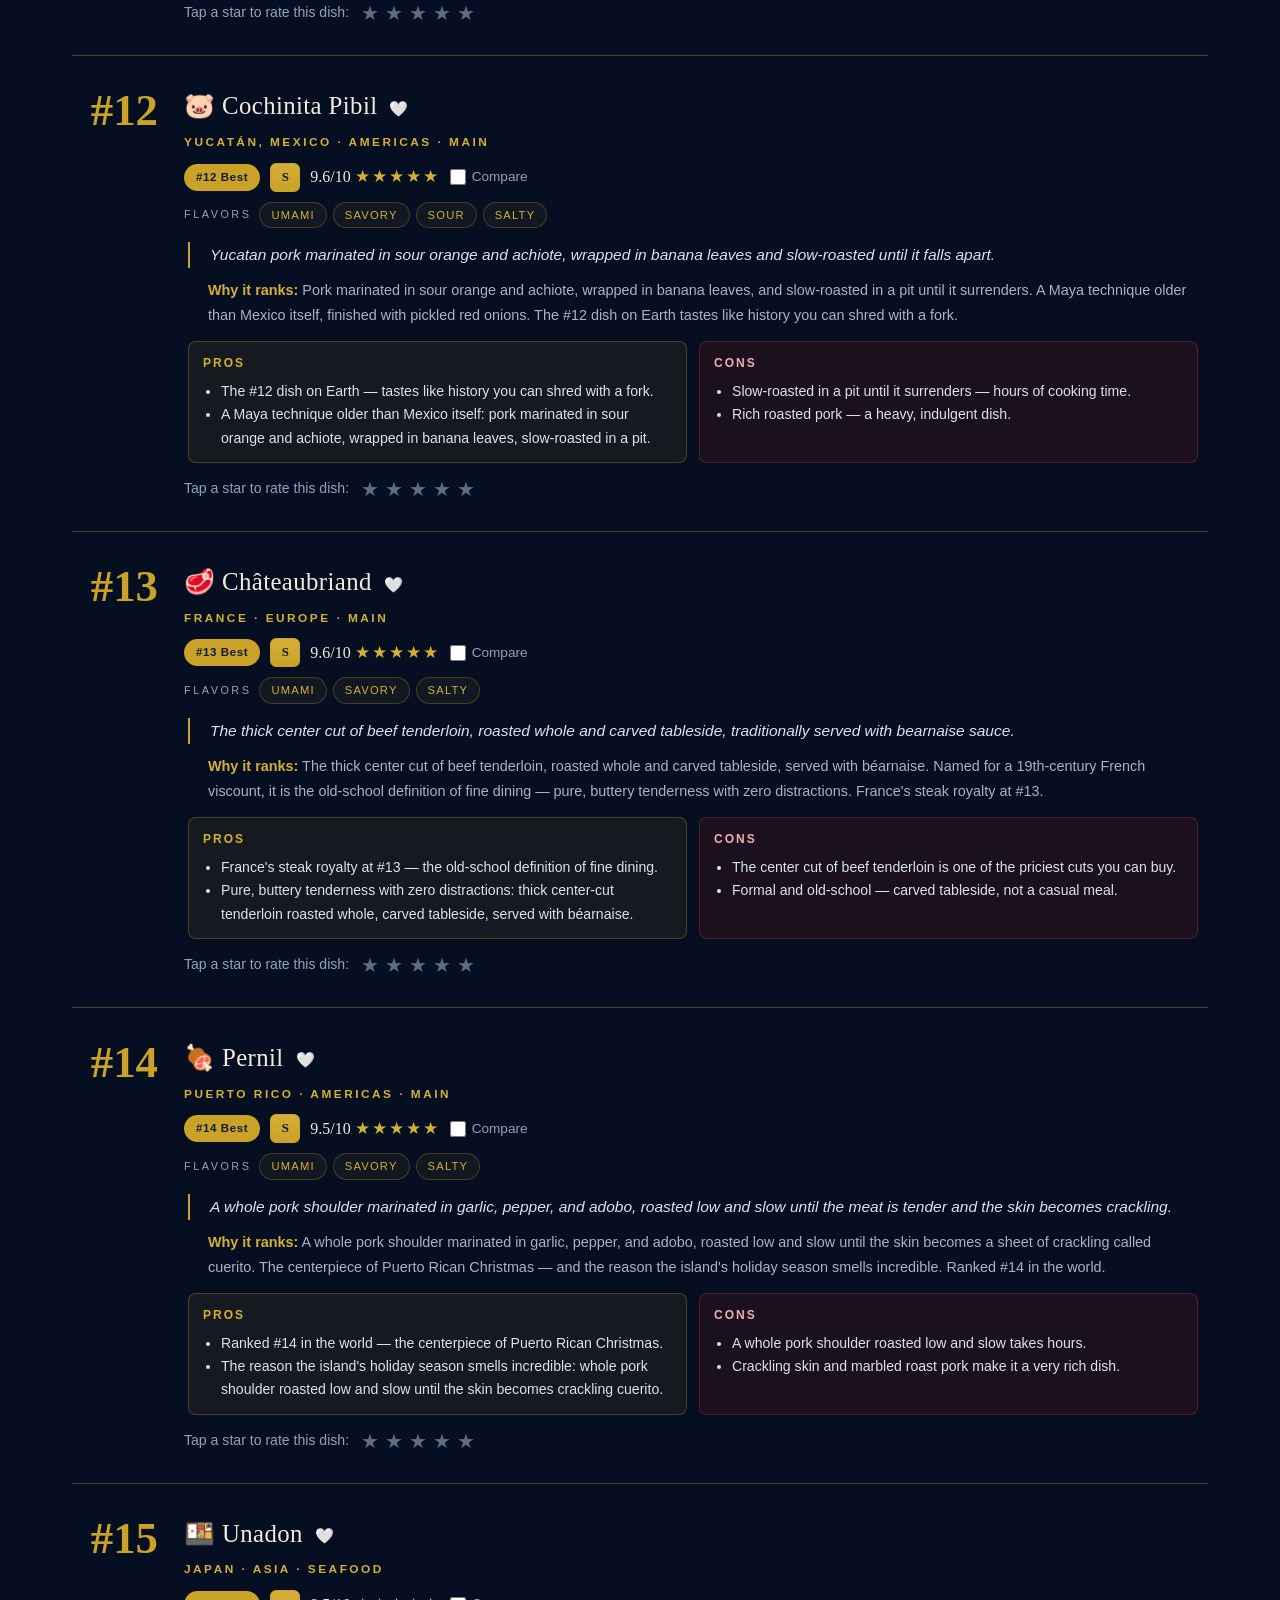
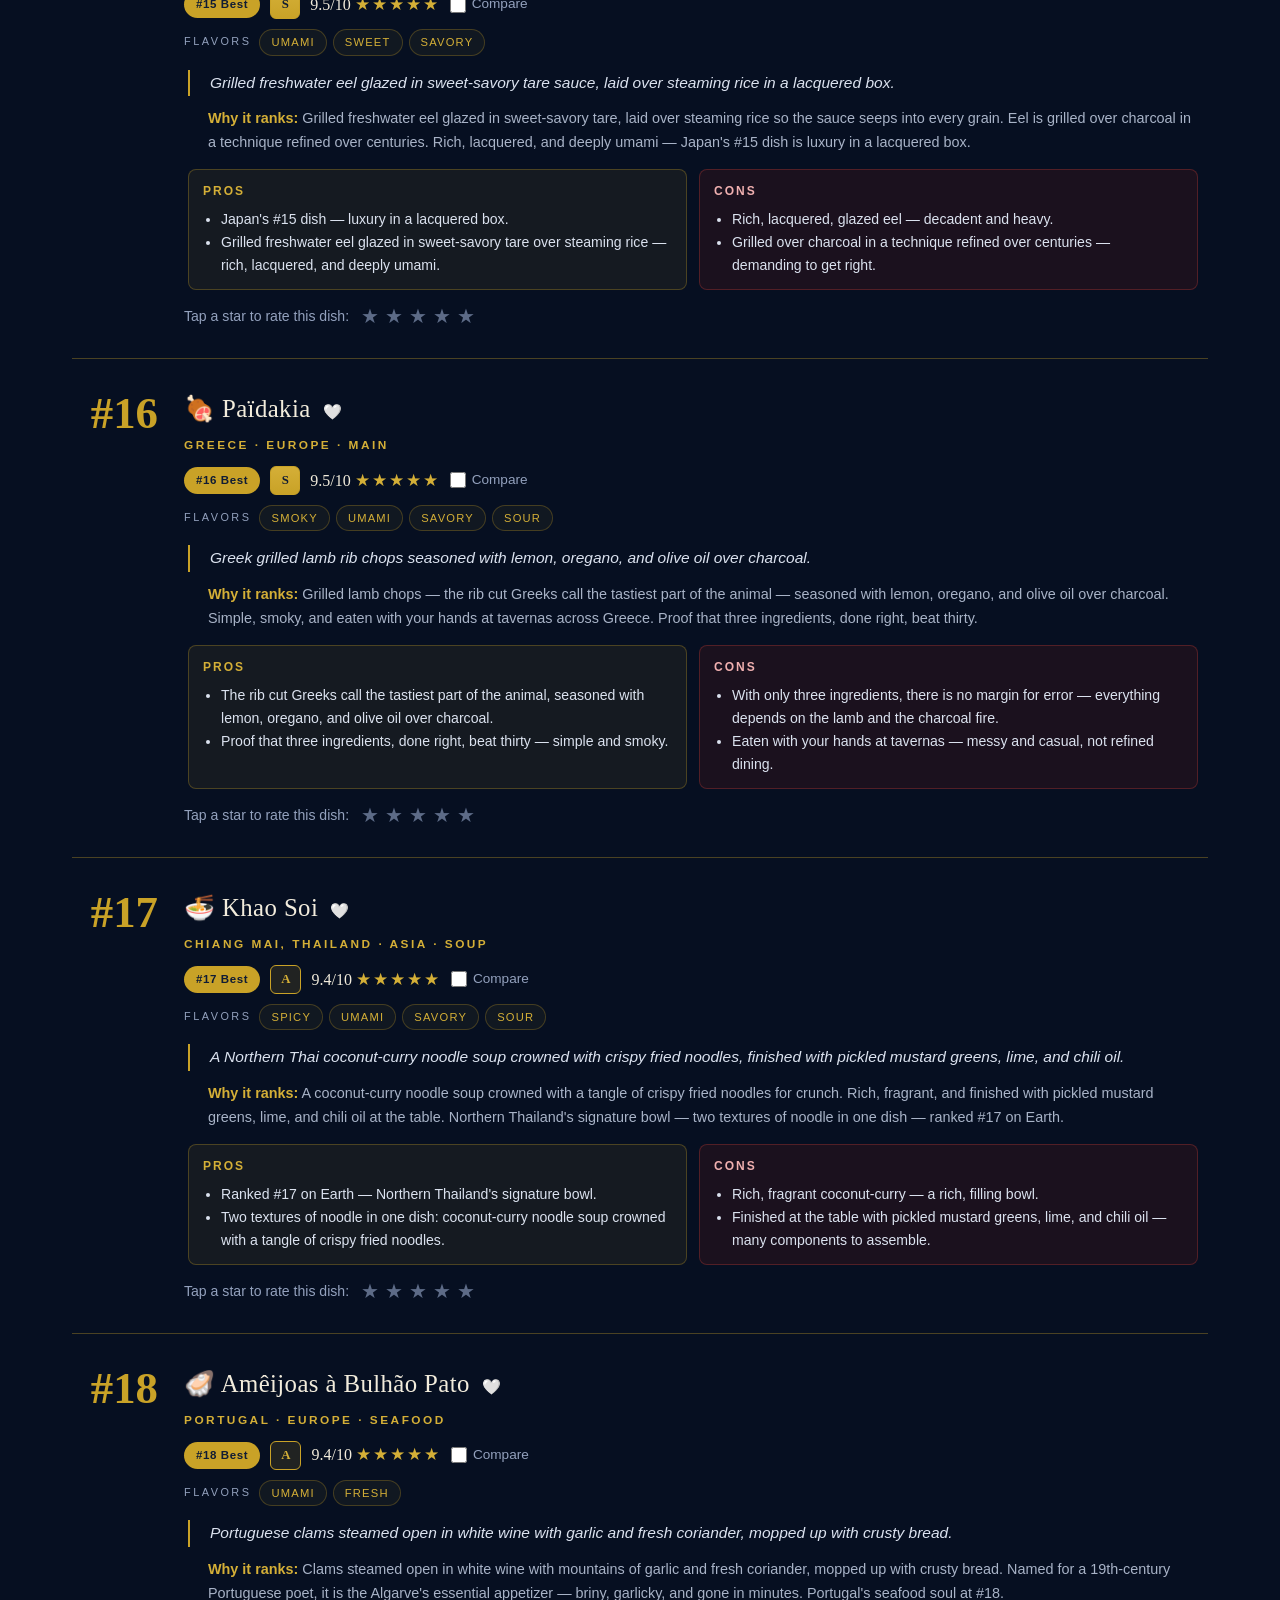
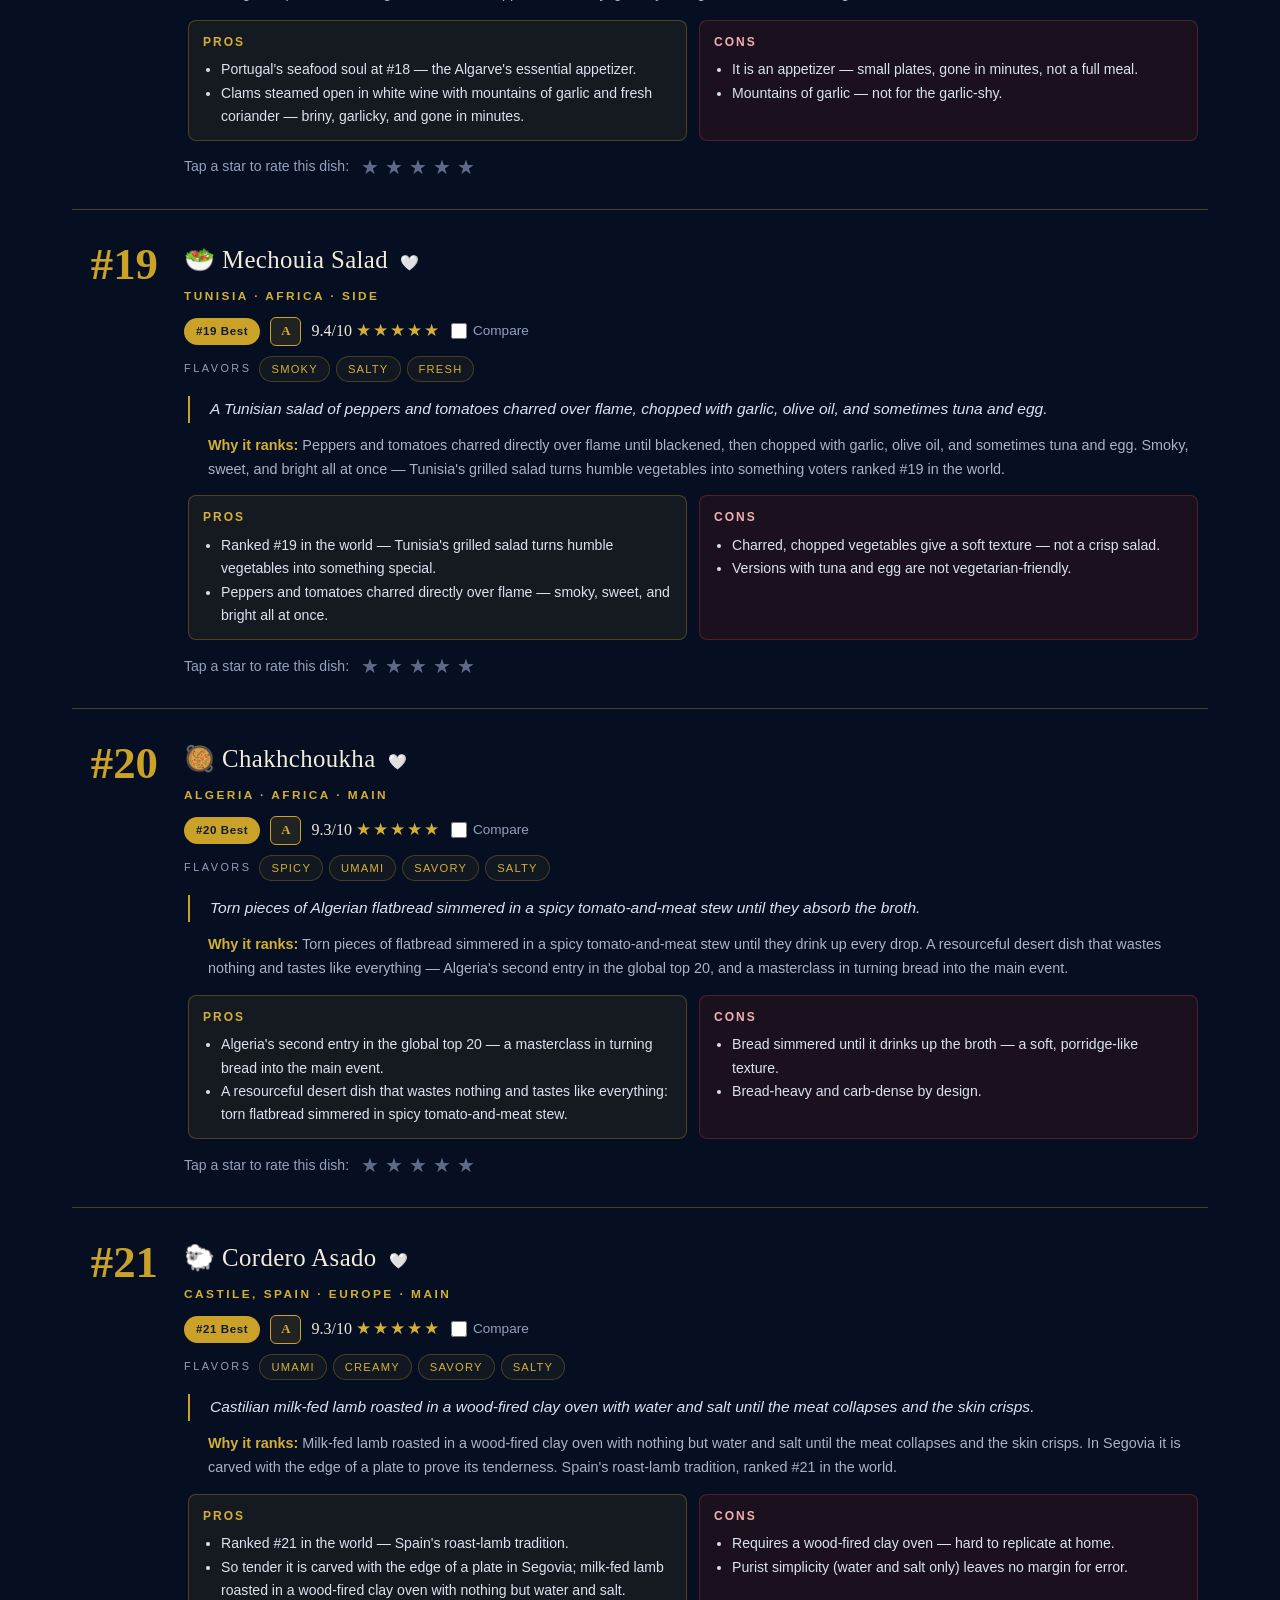
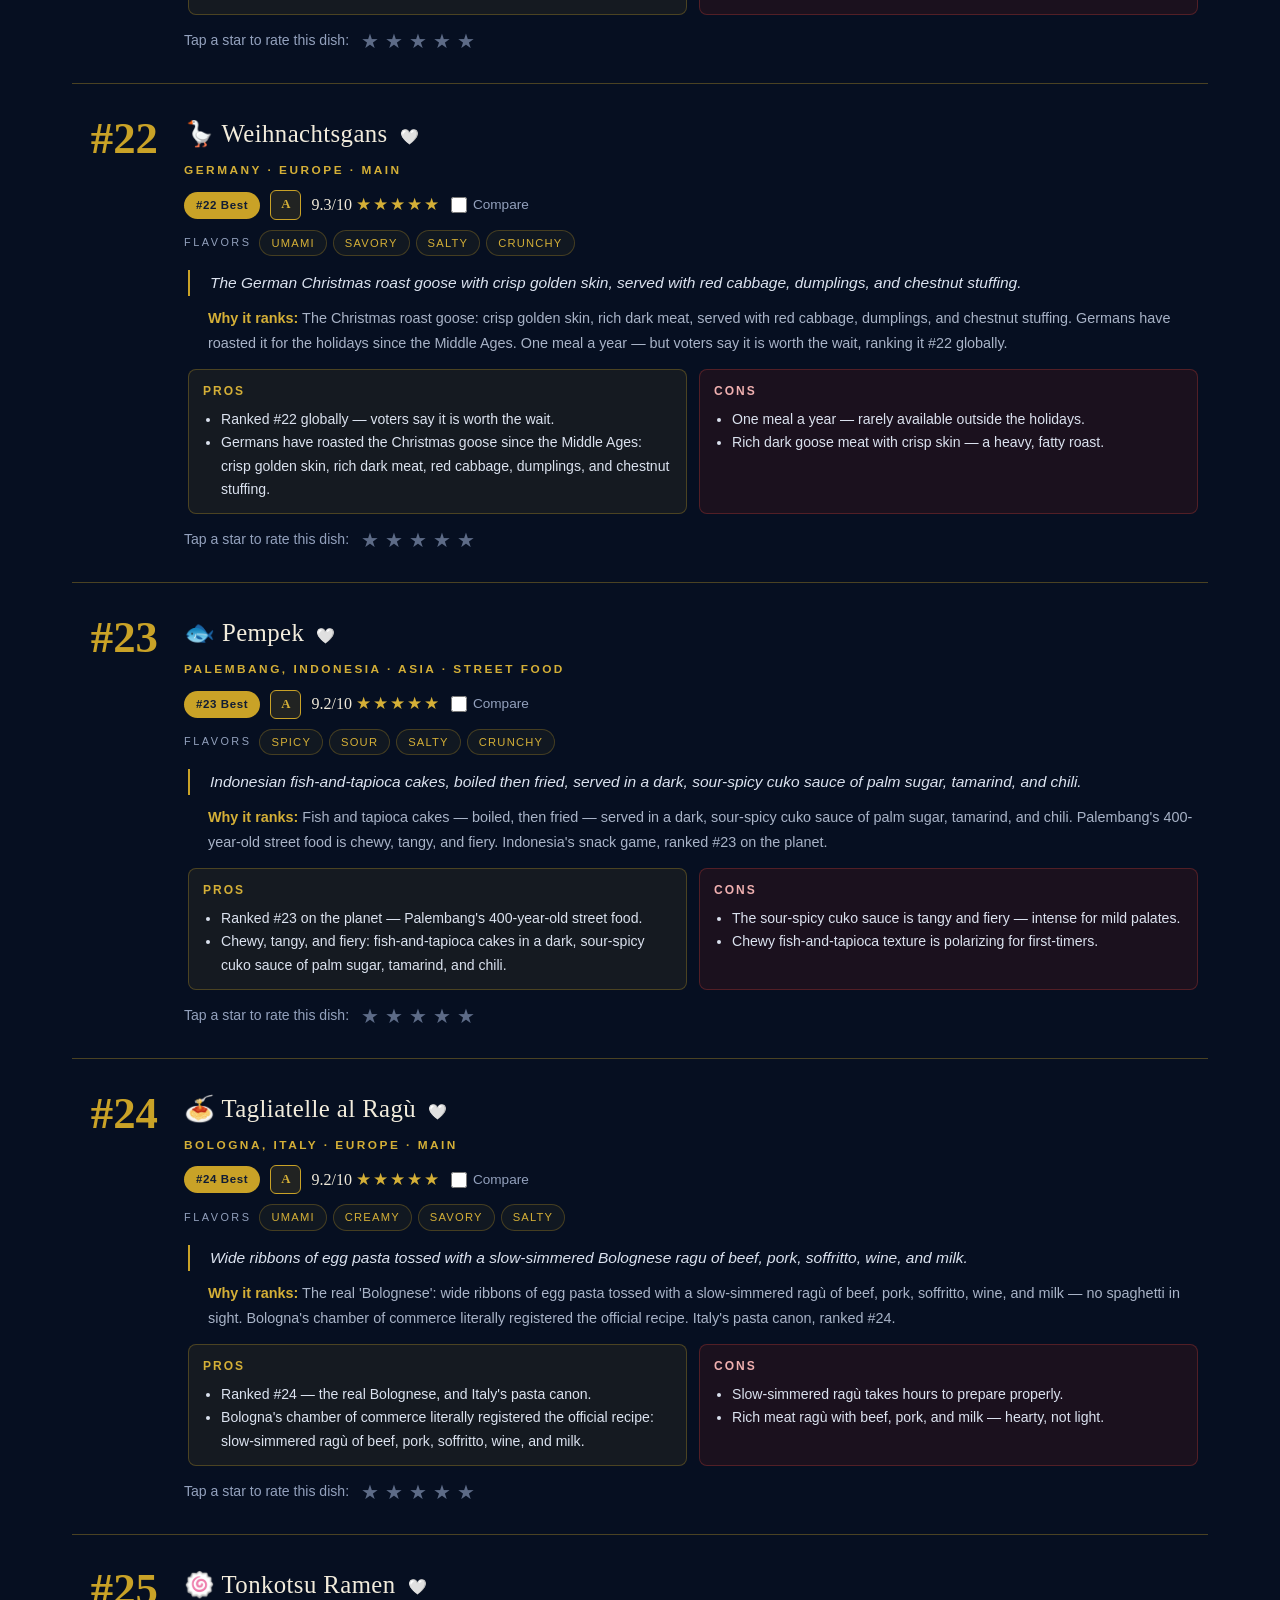
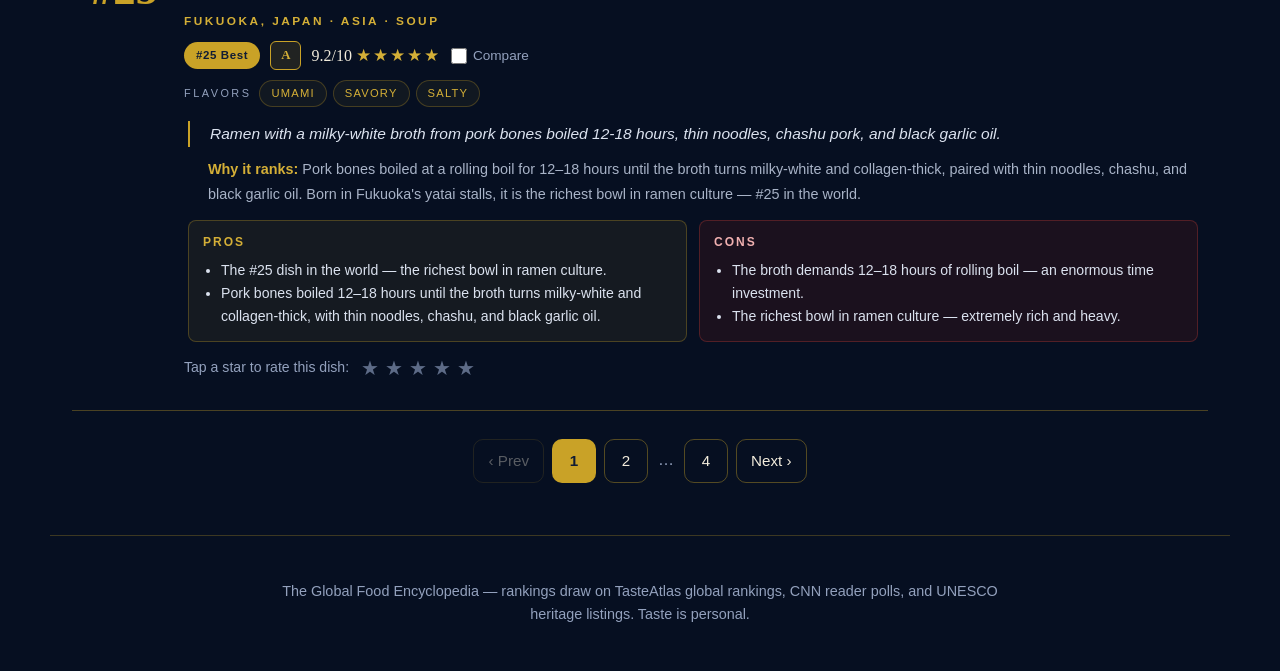
<file: rankings.html>
<!DOCTYPE html>
<html lang="en">
<head>
<meta charset="UTF-8">
<meta name="viewport" content="width=device-width, initial-scale=1.0">
<title>Food Rankings — Best &amp; Worst Dishes on Earth | The Global Food Encyclopedia</title>
<meta name="description" content="The definitive ranking of the world's best and worst foods — from Lechona (#1) to the dishes at the bottom of the list. Filter by category, region and tier, rate dishes yourself, and compare them side by side.">
<meta property="og:type" content="website">
<meta property="og:title" content="Food Rankings — Best &amp; Worst Dishes on Earth">
<meta property="og:description" content="The definitive ranking of the world's best and worst foods. Filter by category, region and tier, rate dishes yourself, and compare them side by side.">
<meta property="og:url" content="https://isukiro.github.io/food-rankings/rankings.html">
<meta property="og:site_name" content="The Global Food Encyclopedia">
<link rel="stylesheet" href="styles.css">
<link rel="stylesheet" href="modal.css">
<script type="application/ld+json">
{
  "@context": "https://schema.org",
  "@graph": [
    {
      "@type": "ItemList",
      "name": "The World's Best Foods — Ranked",
      "description": "The top 10 best dishes on Earth, drawn from TasteAtlas global rankings, CNN reader polls, and UNESCO heritage listings.",
      "itemListElement": [
        {"@type": "ListItem", "position": 1, "name": "Lechona", "image": "https://upload.wikimedia.org/wikipedia/commons/thumb/6/64/Lechona.JPG/960px-Lechona.JPG"},
        {"@type": "ListItem", "position": 2, "name": "Pizza Napoletana", "image": "https://upload.wikimedia.org/wikipedia/commons/thumb/b/b7/Pizza_Napoletana_in_Pompei%2C_Italy.jpg/960px-Pizza_Napoletana_in_Pompei%2C_Italy.jpg"},
        {"@type": "ListItem", "position": 3, "name": "Picanha", "image": "https://upload.wikimedia.org/wikipedia/commons/thumb/e/ef/GrilledPicanha.jpg/960px-GrilledPicanha.jpg"},
        {"@type": "ListItem", "position": 4, "name": "Rechta", "image": "https://upload.wikimedia.org/wikipedia/commons/thumb/4/47/Rechta_de_Blida.jpg/960px-Rechta_de_Blida.jpg"},
        {"@type": "ListItem", "position": 5, "name": "Phanaeng Curry", "image": "https://upload.wikimedia.org/wikipedia/commons/thumb/1/13/Phanaeng_beef_curry.jpg/960px-Phanaeng_beef_curry.jpg"},
        {"@type": "ListItem", "position": 6, "name": "Asado"},
        {"@type": "ListItem", "position": 7, "name": "Çökertme Kebabı"},
        {"@type": "ListItem", "position": 8, "name": "Rawon"},
        {"@type": "ListItem", "position": 9, "name": "Cağ Kebabı"},
        {"@type": "ListItem", "position": 10, "name": "Tibs"}
      ]
    },
    {
      "@type": "Review",
      "itemReviewed": {"@type": "ItemList", "name": "The World's Best Foods — Ranked"},
      "author": {"@type": "Organization", "name": "The Global Food Encyclopedia"},
      "reviewBody": "Lechona holds the crown: Colombia's whole roasted pig, stuffed with rice and peas until the skin turns to crackling, sits above every other dish on Earth."
    },
    {
      "@type": "Review",
      "itemReviewed": {"@type": "ItemList", "name": "The World's Best Foods — Ranked"},
      "author": {"@type": "Organization", "name": "The Global Food Encyclopedia"},
      "reviewBody": "Pizza Napoletana at #2 is the benchmark every pizza is judged against — the 1889 formula of leopard-spotted crust, San Marzano tomatoes and fior di latte."
    },
    {
      "@type": "Review",
      "itemReviewed": {"@type": "ItemList", "name": "The World's Best Foods — Ranked"},
      "author": {"@type": "Organization", "name": "The Global Food Encyclopedia"},
      "reviewBody": "The worst-foods board is led by dishes that divide the world — acquired tastes that most voters could not get behind."
    }
  ]
}
</script>

</head>
<body>

<nav class="site-nav" aria-label="Site navigation">
  <a href="index.html">Home</a><span class="nav-divider" aria-hidden="true">◆</span>
  <div class="nav-group">
    <button type="button" class="nav-group-btn current" aria-haspopup="true" aria-expanded="false">Explore <span class="nav-caret" aria-hidden="true">▾</span></button>
    <div class="nav-menu" role="menu" aria-label="Explore">
      <a href="rankings.html" role="menuitem" class="current">Rankings</a>
      <a href="tops.html" role="menuitem">Category Tops</a>
      <a href="categories.html" role="menuitem">Categories</a>
      <a href="map.html" role="menuitem">Flavor Map</a>
      <a href="tree.html" role="menuitem">Food Trees</a>
    </div>
  </div><span class="nav-divider" aria-hidden="true">◆</span>
  <div class="nav-group">
    <button type="button" class="nav-group-btn" aria-haspopup="true" aria-expanded="false">Community <span class="nav-caret" aria-hidden="true">▾</span></button>
    <div class="nav-menu" role="menu" aria-label="Community">
      <a href="community.html" role="menuitem">Community</a>
      <a href="shelf.html" role="menuitem">My Shelf</a>
      <a href="cookbook.html" role="menuitem">Cookbook</a>
    </div>
  </div><span class="nav-divider" aria-hidden="true">◆</span>
  <div class="nav-group">
    <button type="button" class="nav-group-btn" aria-haspopup="true" aria-expanded="false">Help <span class="nav-caret" aria-hidden="true">▾</span></button>
    <div class="nav-menu" role="menu" aria-label="Help">
      <a href="#" id="sage-nav-link" role="menuitem">🧑‍🍳 Ask Sage</a>
      <a href="#" id="tour-nav-link" role="menuitem">Take the Tour</a>
      <a href="about.html" role="menuitem">About</a>
      <a href="contact.html" role="menuitem">Contact</a>
    </div>
  </div><span class="nav-divider" aria-hidden="true">◆</span>
  <a href="settings.html">Settings</a><span class="nav-divider" aria-hidden="true">◆</span>
  <a href="settings.html" class="account-chip">Sign in</a>
</nav>

<header class="hero">
  <p class="kicker">The Leaderboard</p>
  <h1>Best &amp; <span class="gold">Worst</span> Foods on Earth</h1>
  <p class="sub">Every ranked dish, scored out of 10 and placed in tiers — from Lechona at the top of the Best list to the lowest-rated dishes on Earth. Filter, search, rate, and compare.</p>
</header>

<div class="tabs-wrap">
  <div class="tabs" role="tablist" aria-label="Ranking type">
    <button type="button" class="tab" id="tabBest" role="tab" aria-selected="true">Best Foods</button>
    <button type="button" class="tab" id="tabWorst" role="tab" aria-selected="false">Worst Foods</button>
    <button type="button" class="tab" id="tabCategory" role="tab" aria-selected="false">By Category</button>
  </div>
</div>

<main>
  <div class="rank-controls">
    <input type="search" id="rankSearch" placeholder="Search dishes, origins, regions…" aria-label="Search dishes">
    <label class="sort-label">Sort
      <select id="sortSelect" aria-label="Sort dishes">
        <option value="score">By score</option>
        <option value="name">By name</option>
        <option value="region">By region</option>
      </select>
    </label>
    <div class="view-toggle" role="group" aria-label="Row density">
      <button type="button" id="viewComfort" class="view-btn active" aria-pressed="true">Detailed</button>
      <button type="button" id="viewCompact" class="view-btn" aria-pressed="false">Compact</button>
    </div>
  </div>

  <div class="chip-group" id="catViewGroup" hidden>
    <span class="chip-label">Browse a category</span>
    <div class="chips" id="catViewChips"></div>
  </div>

  <div class="chip-group" id="catFilterGroup">
    <span class="chip-label">Category —</span>
    <div class="chips" id="categoryChips"></div>
  </div>
  <div class="chip-group">
    <span class="chip-label">Region —</span>
    <div class="chips" id="regionChips"></div>
  </div>
  <div class="chip-group" id="tierGroup">
    <span class="chip-label">Tier —</span>
    <div class="chips" id="tierChips"></div>
  </div>

  <p class="result-count" id="resultCount" aria-live="polite"></p>
  <div id="leaderboard"></div>
  <div id="pageNav" class="page-nav" hidden></div>

  <section id="unrankedWrap" hidden aria-label="More dishes in this category">
    <h2 class="cat-section-title" id="unrankedTitle"></h2>
    <div class="unranked-grid" id="unrankedGrid"></div>
  </section>
</main>

<div class="compare-bar" id="compareBar" hidden>
  <span id="compareNote" role="status"></span>
  <span id="compareNames"></span>
  <button type="button" class="gold-btn" id="compareOpen">Compare (<span id="compareCount">0</span>)</button>
  <button type="button" class="chip" id="compareClear">Clear</button>
</div>

<div class="compare-modal" id="compareModal" hidden>
  <div class="compare-dialog" role="dialog" aria-modal="true" aria-label="Dish comparison">
    <h2>Side-by-side comparison</h2>
    <p class="sub" style="margin:6px 0 0">Scores, tiers, pros, cons and your own ratings — head to head.</p>
    <div id="compareBody"></div>
    <p style="margin-top:18px"><button type="button" class="chip" id="compareClose">✕ Close</button></p>
  </div>
</div>

<footer class="site-footer">
  <p>The Global Food Encyclopedia — rankings draw on TasteAtlas global rankings, CNN reader polls, and UNESCO heritage listings. Taste is personal.</p>
</footer>

<script src="data/foods.js"></script>
<script src="tastes.js"></script>
<script src="surprise.js"></script>
<script src="data/pros-cons.js"></script>
<script src="data/photos.js"></script>
<script src="modal.js"></script>
<script src="recent.js"></script>
<script src="tour.js"></script>
<script src="theme.js"></script>
<script src="cookbook.js"></script>
<script src="rankings.js"></script>
<script src="assistant.js"></script>
<script src="cursor-glow.js"></script>
<script src="collections.js"></script>
<script src="food-link.js"></script>
<script src="delight.js"></script>
<script src="firebase-config.js"></script>
<script src="auth.js"></script>
</body>
</html>
</file>
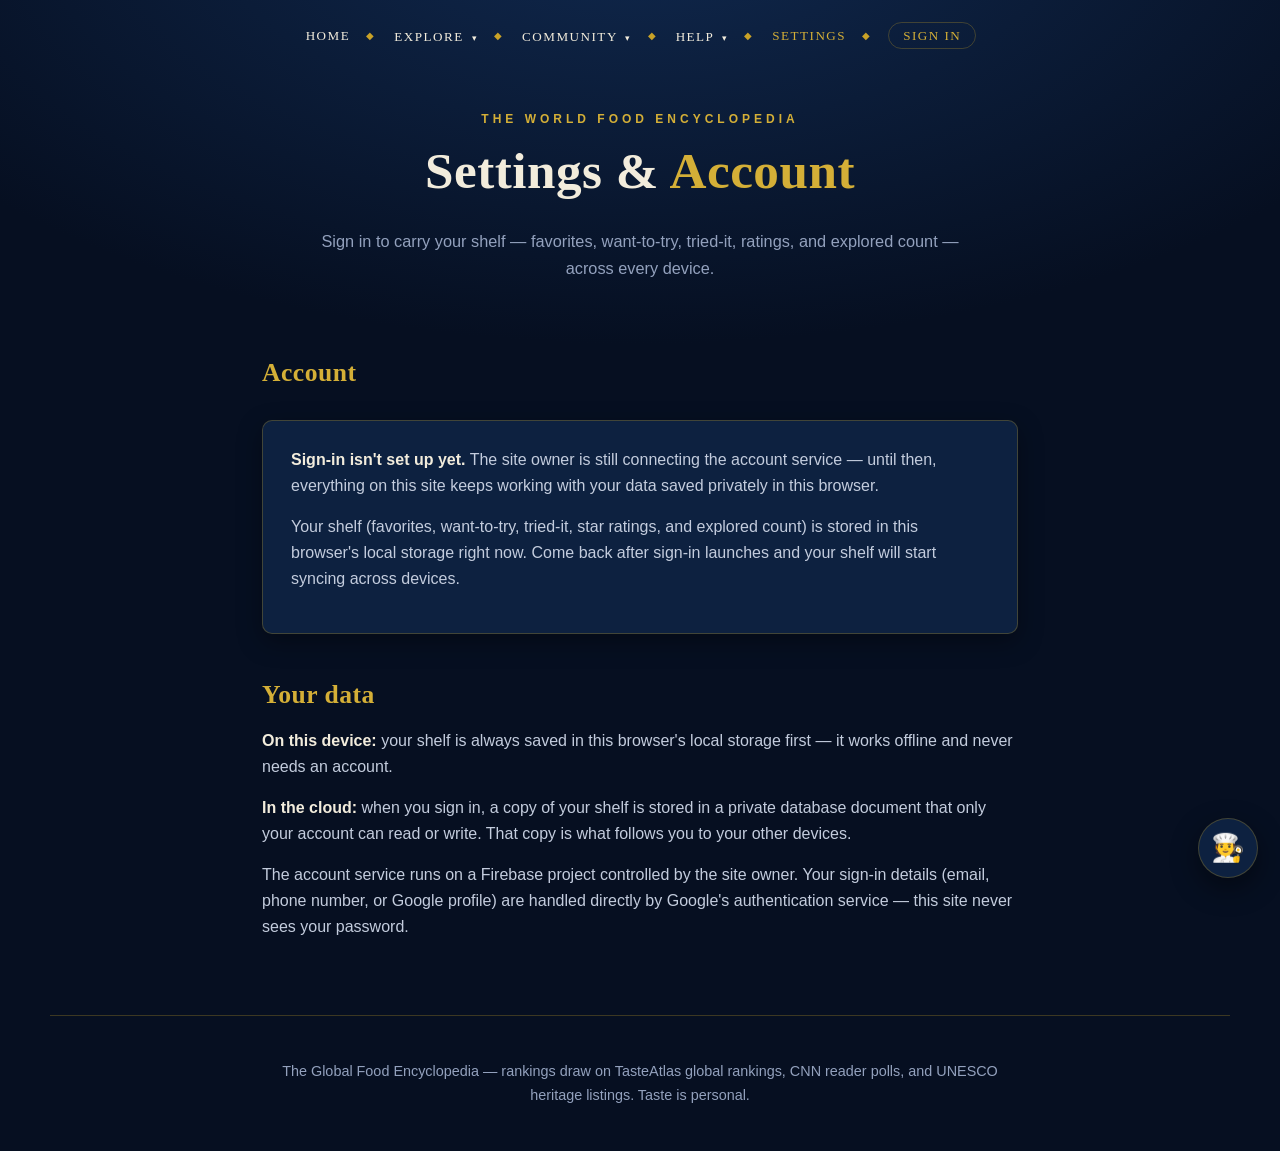
<file: settings.html>
<!DOCTYPE html>
<html lang="en">
<head>
<meta charset="UTF-8">
<meta name="viewport" content="width=device-width, initial-scale=1.0">
<title>Settings &amp; Account — The Global Food Encyclopedia</title>
<meta name="description" content="Sign in to sync your shelf — favorites, want-to-try, tried-it, ratings, and explored count — across every device.">
<meta property="og:type" content="article">
<meta property="og:title" content="Settings &amp; Account — The Global Food Encyclopedia">
<meta property="og:description" content="Sign in to sync your shelf across every device.">
<meta property="og:url" content="https://isukiro.github.io/food-rankings/settings.html">
<meta property="og:site_name" content="The Global Food Encyclopedia">
<link rel="stylesheet" href="styles.css">
<style>
/* Settings page additions. */
.auth-methods { display: grid; grid-template-columns: repeat(auto-fit, minmax(280px, 1fr)); gap: 24px; margin: 26px 0; }
.auth-card {
  background: var(--surface); border: 1px solid var(--card-edge);
  border-radius: 10px; padding: 26px 24px;
  box-shadow: 0 8px 24px rgba(0, 0, 0, 0.35);
}
.auth-card h3 { color: var(--text); font-size: 1.15rem; margin: 0 0 8px; }
.auth-card .helper { color: var(--muted); font-size: .92rem; margin: 0 0 14px; }
.auth-card input {
  width: 100%; box-sizing: border-box; margin: 0 0 12px; padding: 12px 14px;
  border-radius: 8px; border: 1px solid var(--card-edge);
  background: var(--surface-2); color: var(--text); font-size: 1rem;
}
.auth-card input::placeholder { color: var(--muted); }
.auth-card .gold-btn { width: 100%; }
.auth-error {
  color: #e8a0a0; background: rgba(160, 40, 40, .12);
  border: 1px solid rgba(200, 90, 90, .4); border-radius: 8px;
  padding: 12px 16px; margin: 6px 0 0;
}
.auth-note { color: var(--muted); font-style: italic; margin-top: 14px; }
#codeStep { margin-top: 4px; }
.danger-zone {
  margin-top: 34px; padding-top: 26px;
  border-top: 1px solid var(--card-edge);
}
.danger-zone h3 { color: var(--text); }
.danger-btn {
  background: transparent; color: #e8a0a0; cursor: pointer;
  border: 1px solid rgba(200, 90, 90, .55); border-radius: 999px;
  padding: 12px 26px; font-size: .95rem; letter-spacing: 1px;
}
.danger-btn:hover { background: rgba(160, 40, 40, .15); }
.account-line { font-size: 1.05rem; color: var(--text); }
.sync-line { color: var(--muted); font-size: .95rem; }
.notice-box {
  background: var(--surface); border: 1px solid var(--card-edge);
  border-radius: 10px; padding: 26px 28px; margin: 26px 0;
  box-shadow: 0 8px 24px rgba(0, 0, 0, 0.35);
}
.notice-box p { color: var(--text-soft); }
</style>

</head>
<body>

<nav class="site-nav" aria-label="Site navigation">
  <a href="index.html">Home</a><span class="nav-divider" aria-hidden="true">◆</span>
  <div class="nav-group">
    <button type="button" class="nav-group-btn" aria-haspopup="true" aria-expanded="false">Explore <span class="nav-caret" aria-hidden="true">▾</span></button>
    <div class="nav-menu" role="menu" aria-label="Explore">
      <a href="rankings.html" role="menuitem">Rankings</a>
      <a href="tops.html" role="menuitem">Category Tops</a>
      <a href="categories.html" role="menuitem">Categories</a>
      <a href="map.html" role="menuitem">Flavor Map</a>
      <a href="tree.html" role="menuitem">Food Trees</a>
    </div>
  </div><span class="nav-divider" aria-hidden="true">◆</span>
  <div class="nav-group">
    <button type="button" class="nav-group-btn" aria-haspopup="true" aria-expanded="false">Community <span class="nav-caret" aria-hidden="true">▾</span></button>
    <div class="nav-menu" role="menu" aria-label="Community">
      <a href="community.html" role="menuitem">Community</a>
      <a href="shelf.html" role="menuitem">My Shelf</a>
      <a href="cookbook.html" role="menuitem">Cookbook</a>
    </div>
  </div><span class="nav-divider" aria-hidden="true">◆</span>
  <div class="nav-group">
    <button type="button" class="nav-group-btn" aria-haspopup="true" aria-expanded="false">Help <span class="nav-caret" aria-hidden="true">▾</span></button>
    <div class="nav-menu" role="menu" aria-label="Help">
      <a href="#" id="sage-nav-link" role="menuitem">🧑‍🍳 Ask Sage</a>
      <a href="#" id="tour-nav-link" role="menuitem">Take the Tour</a>
      <a href="about.html" role="menuitem">About</a>
      <a href="contact.html" role="menuitem">Contact</a>
    </div>
  </div><span class="nav-divider" aria-hidden="true">◆</span>
  <a href="settings.html" class="current">Settings</a><span class="nav-divider" aria-hidden="true">◆</span>
  <a href="settings.html" class="account-chip">Sign in</a>
</nav>

<header class="page-head">
  <p class="kicker">The World Food Encyclopedia</p>
  <h1>Settings &amp; <span class="gold">Account</span></h1>
  <p class="sub">Sign in to carry your shelf — favorites, want-to-try, tried-it, ratings, and explored count — across every device.</p>
</header>

<main class="content-narrow">

  <!-- Shown when the site owner has not connected Firebase yet. -->
  <section id="authNotConfigured" hidden>
    <h2>Account</h2>
    <div class="notice-box">
      <p><strong>Sign-in isn't set up yet.</strong> The site owner is still connecting the account service — until then, everything on this site keeps working with your data saved privately in this browser.</p>
      <p>Your shelf (favorites, want-to-try, tried-it, star ratings, and explored count) is stored in this browser's local storage right now. Come back after sign-in launches and your shelf will start syncing across devices.</p>
    </div>
  </section>

  <!-- Shown when Firebase is configured and nobody is signed in. -->
  <section id="authSignedOut" hidden>
    <h2>Sign in</h2>
    <p>Choose any method — they all lead to the same synced shelf.</p>
    <div class="auth-methods">
      <div class="auth-card">
        <h3>Continue with Google</h3>
        <p class="helper">The fastest way in — one tap, no new password.</p>
        <button type="button" id="googleBtn" class="gold-btn">Continue with Google</button>
      </div>
      <div class="auth-card">
        <h3>Phone number</h3>
        <p class="helper">We text you a one-time code. Standard messaging rates may apply.</p>
        <input id="phoneInput" type="tel" autocomplete="tel" placeholder="+1 555 123 4567" aria-label="Phone number with country code">
        <button type="button" id="sendCodeBtn" class="gold-btn">Send code</button>
        <div id="codeStep" hidden>
          <input id="codeInput" type="text" inputmode="numeric" autocomplete="one-time-code" placeholder="6-digit code" aria-label="Verification code">
          <button type="button" id="verifyCodeBtn" class="gold-btn">Verify &amp; sign in</button>
        </div>
        <div id="recaptcha-container" aria-hidden="true"></div>
      </div>
      <div class="auth-card">
        <h3>Email &amp; password</h3>
        <p class="helper">New here? We will create your account automatically on first sign-in.</p>
        <input id="emailInput" type="email" autocomplete="email" placeholder="you@example.com" aria-label="Email address">
        <input id="passwordInput" type="password" autocomplete="current-password" placeholder="Password (6+ characters)" aria-label="Password">
        <button type="button" id="emailBtn" class="gold-btn">Sign in / Create account</button>
      </div>
    </div>
    <p class="auth-error" id="authError" role="alert" hidden></p>
  </section>

  <!-- Shown when someone is signed in. -->
  <section id="authSignedIn" hidden>
    <h2>Your account</h2>
    <p class="account-line">Signed in as <strong id="accountName"></strong></p>
    <p>Your shelf syncs across devices. Favorite a dish on your phone and it will be waiting on your laptop.</p>
    <p class="sync-line" id="syncStatus"></p>
    <p><button type="button" id="signOutBtn" class="gold-btn">Sign out</button></p>
    <div class="danger-zone">
      <h3>Danger zone</h3>
      <p><button type="button" id="eraseCloudBtn" class="danger-btn">Erase my cloud data</button></p>
      <p class="helper">Deletes your synced shelf from our servers. Everything saved on this device stays exactly as it is.</p>
    </div>
  </section>

  <h2>Your data</h2>
  <p><strong>On this device:</strong> your shelf is always saved in this browser's local storage first — it works offline and never needs an account.</p>
  <p><strong>In the cloud:</strong> when you sign in, a copy of your shelf is stored in a private database document that only your account can read or write. That copy is what follows you to your other devices.</p>
  <p>The account service runs on a Firebase project controlled by the site owner. Your sign-in details (email, phone number, or Google profile) are handled directly by Google's authentication service — this site never sees your password.</p>

</main>

<footer class="site-footer">
  <p>The Global Food Encyclopedia — rankings draw on TasteAtlas global rankings, CNN reader polls, and UNESCO heritage listings. Taste is personal.</p>
</footer>

<script src="data/foods.js"></script>
<script src="assistant.js"></script>
<script src="cursor-glow.js"></script>
<script src="collections.js"></script>
<script src="food-link.js"></script>
<script src="delight.js"></script>
<script src="firebase-config.js"></script>
<script src="auth.js"></script>
<script>
/* Settings page: account UI driven by window.FoodAuth. */
(function () {
  "use strict";

  function $(id) { return document.getElementById(id); }
  function show(el) { if (el) el.hidden = false; }
  function hide(el) { if (el) el.hidden = true; }

  function showError(err) {
    var box = $("authError");
    if (!box) return;
    var msg = (window.FoodAuth && window.FoodAuth.friendlyError)
      ? window.FoodAuth.friendlyError(err)
      : "Something went wrong — please try again.";
    box.textContent = msg;
    show(box);
  }
  function clearError() {
    var box = $("authError");
    if (box) { box.textContent = ""; hide(box); }
  }

  function setBusy(btn, busy, label) {
    if (!btn) return;
    btn.disabled = busy;
    if (busy) { btn.setAttribute("data-label", btn.textContent); btn.textContent = "Working…"; }
    else if (btn.getAttribute("data-label")) { btn.textContent = btn.getAttribute("data-label"); }
  }

  function describeUser(u) {
    return u.displayName || u.email || u.phoneNumber || "your account";
  }

  function refreshSyncLine() {
    var line = $("syncStatus");
    if (!line || !window.FoodAuth) return;
    var t = window.FoodAuth.lastSyncedAt();
    line.textContent = t
      ? "Last synced " + t.toLocaleString() + "."
      : "Sync is active — your next change will be uploaded.";
  }

  function renderSignedIn(user) {
    hide($("authNotConfigured")); hide($("authSignedOut")); show($("authSignedIn"));
    var nameEl = $("accountName");
    if (nameEl) nameEl.textContent = describeUser(user);
    refreshSyncLine();
  }
  function renderSignedOut() {
    hide($("authNotConfigured")); hide($("authSignedIn")); show($("authSignedOut"));
    clearError();
    hide($("codeStep"));
  }

  function init() {
    var FA = window.FoodAuth;
    if (!FA || !FA.isConfigured()) {
      hide($("authSignedOut")); hide($("authSignedIn")); show($("authNotConfigured"));
      return;
    }

    $("googleBtn").addEventListener("click", function () {
      clearError(); setBusy($("googleBtn"), true);
      FA.signInWithGoogle()
        .catch(showError)
        .then(function () { setBusy($("googleBtn"), false); });
    });

    $("sendCodeBtn").addEventListener("click", function () {
      clearError(); setBusy($("sendCodeBtn"), true);
      var phone = $("phoneInput").value.trim();
      FA.signInWithPhone(phone, "recaptcha-container")
        .then(function () { show($("codeStep")); $("codeInput").focus(); })
        .catch(showError)
        .then(function () { setBusy($("sendCodeBtn"), false); });
    });

    $("verifyCodeBtn").addEventListener("click", function () {
      clearError(); setBusy($("verifyCodeBtn"), true);
      FA.confirmPhoneCode($("codeInput").value)
        .catch(showError)
        .then(function () { setBusy($("verifyCodeBtn"), false); });
    });

    $("emailBtn").addEventListener("click", function () {
      clearError(); setBusy($("emailBtn"), true);
      FA.signUpOrInWithEmail($("emailInput").value, $("passwordInput").value)
        .catch(showError)
        .then(function () { setBusy($("emailBtn"), false); });
    });

    $("signOutBtn").addEventListener("click", function () {
      FA.signOut().catch(showError);
    });

    $("eraseCloudBtn").addEventListener("click", function () {
      clearError();
      if (!window.confirm("Erase your synced shelf from our servers? Your data on this device stays put.")) return;
      setBusy($("eraseCloudBtn"), true);
      FA.eraseCloudData()
        .then(function () { refreshSyncLine(); })
        .catch(showError)
        .then(function () { setBusy($("eraseCloudBtn"), false); });
    });

    FA.onAuthStateChanged(function (user) {
      if (user) renderSignedIn(user);
      else renderSignedOut();
    });
  }

  if (document.readyState === "loading") {
    document.addEventListener("DOMContentLoaded", init);
  } else {
    init();
  }
})();
</script>
<script src="tour.js"></script>
</body>
</html>
</file>
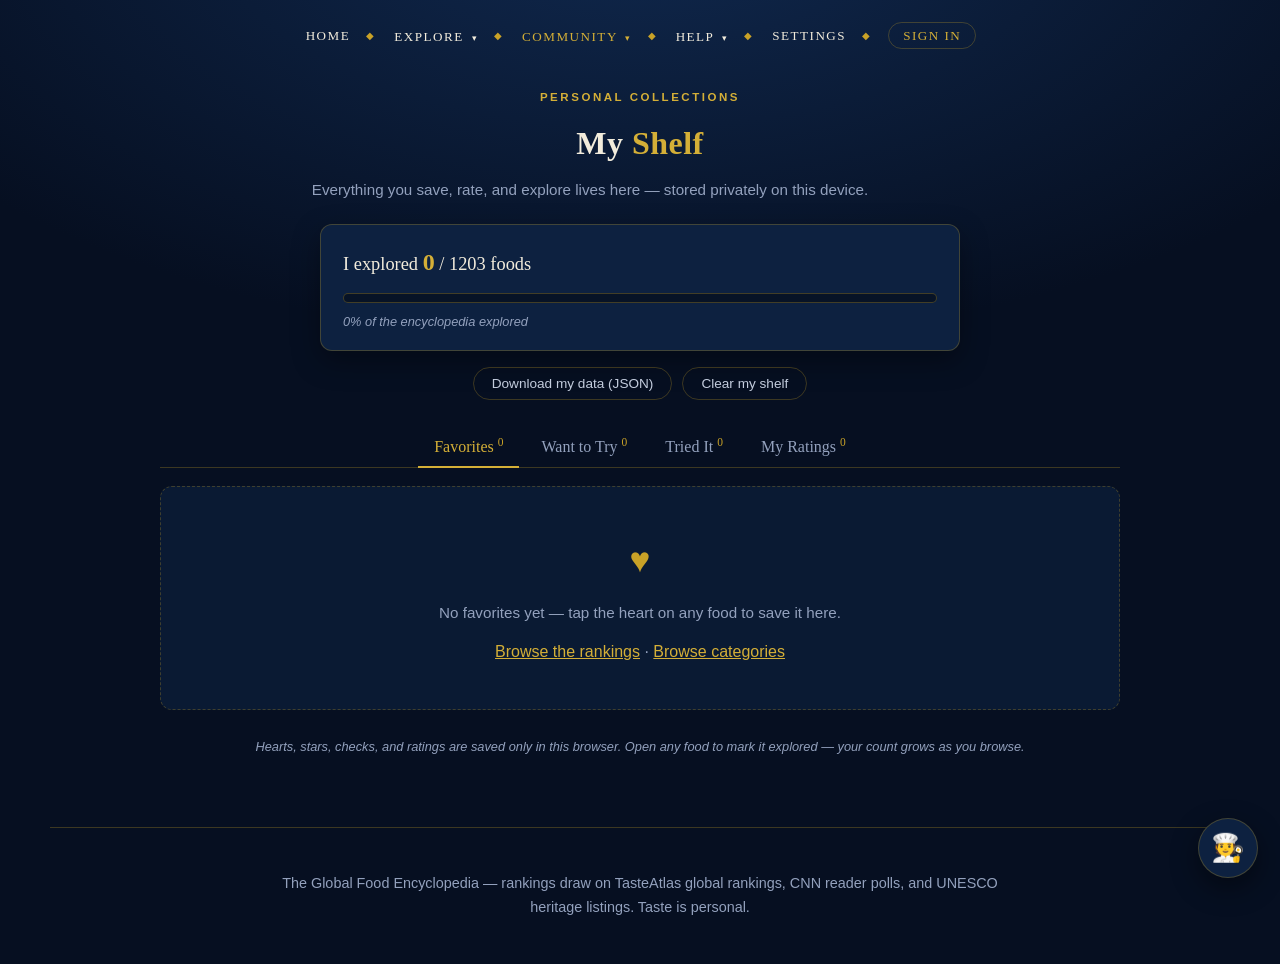
<file: shelf.html>
<!DOCTYPE html>
<html lang="en">
<head>
<meta charset="UTF-8">
<meta name="viewport" content="width=device-width, initial-scale=1.0">
<title>My Shelf — The Global Food Encyclopedia</title>
<meta name="description" content="Your personal food shelf: favorites, want-to-try, tried-it, and your own ratings — saved on this device.">
<link rel="stylesheet" href="styles.css">
<link rel="stylesheet" href="shelf.css">
</head>
<body>

<nav class="site-nav" aria-label="Site navigation">
  <a href="index.html">Home</a><span class="nav-divider" aria-hidden="true">◆</span>
  <div class="nav-group">
    <button type="button" class="nav-group-btn" aria-haspopup="true" aria-expanded="false">Explore <span class="nav-caret" aria-hidden="true">▾</span></button>
    <div class="nav-menu" role="menu" aria-label="Explore">
      <a href="rankings.html" role="menuitem">Rankings</a>
      <a href="tops.html" role="menuitem">Category Tops</a>
      <a href="categories.html" role="menuitem">Categories</a>
      <a href="map.html" role="menuitem">Flavor Map</a>
      <a href="tree.html" role="menuitem">Food Trees</a>
    </div>
  </div><span class="nav-divider" aria-hidden="true">◆</span>
  <div class="nav-group">
    <button type="button" class="nav-group-btn current" aria-haspopup="true" aria-expanded="false">Community <span class="nav-caret" aria-hidden="true">▾</span></button>
    <div class="nav-menu" role="menu" aria-label="Community">
      <a href="community.html" role="menuitem">Community</a>
      <a href="shelf.html" role="menuitem" class="current">My Shelf</a>
      <a href="cookbook.html" role="menuitem">Cookbook</a>
    </div>
  </div><span class="nav-divider" aria-hidden="true">◆</span>
  <div class="nav-group">
    <button type="button" class="nav-group-btn" aria-haspopup="true" aria-expanded="false">Help <span class="nav-caret" aria-hidden="true">▾</span></button>
    <div class="nav-menu" role="menu" aria-label="Help">
      <a href="#" id="sage-nav-link" role="menuitem">🧑‍🍳 Ask Sage</a>
      <a href="#" id="tour-nav-link" role="menuitem">Take the Tour</a>
      <a href="about.html" role="menuitem">About</a>
      <a href="contact.html" role="menuitem">Contact</a>
    </div>
  </div><span class="nav-divider" aria-hidden="true">◆</span>
  <a href="settings.html">Settings</a><span class="nav-divider" aria-hidden="true">◆</span>
  <a href="settings.html" class="account-chip">Sign in</a>
</nav>

<main class="shelf-wrap">
  <header class="shelf-head">
    <p class="kicker">Personal Collections</p>
    <h1>My <span class="gold">Shelf</span></h1>
    <p class="sub">Everything you save, rate, and explore lives here — stored privately on this device.</p>
  </header>

  <section class="shelf-progress" aria-label="Exploration progress">
    <div class="count" id="shelfCount">I explored <strong>0</strong> / 1203 foods</div>
    <div class="shelf-bar" role="progressbar" aria-label="Foods explored"><span id="shelfBar"></span></div>
    <div class="hint" id="shelfPct">0% of the encyclopedia explored</div>
  </section>

  <div class="shelf-actions">
    <button type="button" class="btn-ghost" id="shelfExport">Download my data (JSON)</button>
    <button type="button" class="btn-ghost danger" id="shelfClear">Clear my shelf</button>
  </div>

  <div class="shelf-tabs" id="shelfTabs" role="tablist" aria-label="My Shelf sections"></div>
  <div id="shelfList" role="tabpanel"></div>

  <p class="shelf-note">Hearts, stars, checks, and ratings are saved only in this browser. Open any food to mark it explored — your count grows as you browse.</p>
</main>

<footer class="site-footer">
  <p>The Global Food Encyclopedia — rankings draw on TasteAtlas global rankings, CNN reader polls, and UNESCO heritage listings. Taste is personal.</p>
</footer>

<script src="data/foods.js"></script>
<script src="collections.js"></script>
<script src="shelf.js"></script>
<script src="assistant.js"></script>
<script src="food-link.js"></script>
<script src="delight.js"></script>
<script src="firebase-config.js"></script>
<script src="auth.js"></script>
<script src="tour.js"></script>
</body>
</html>
</file>
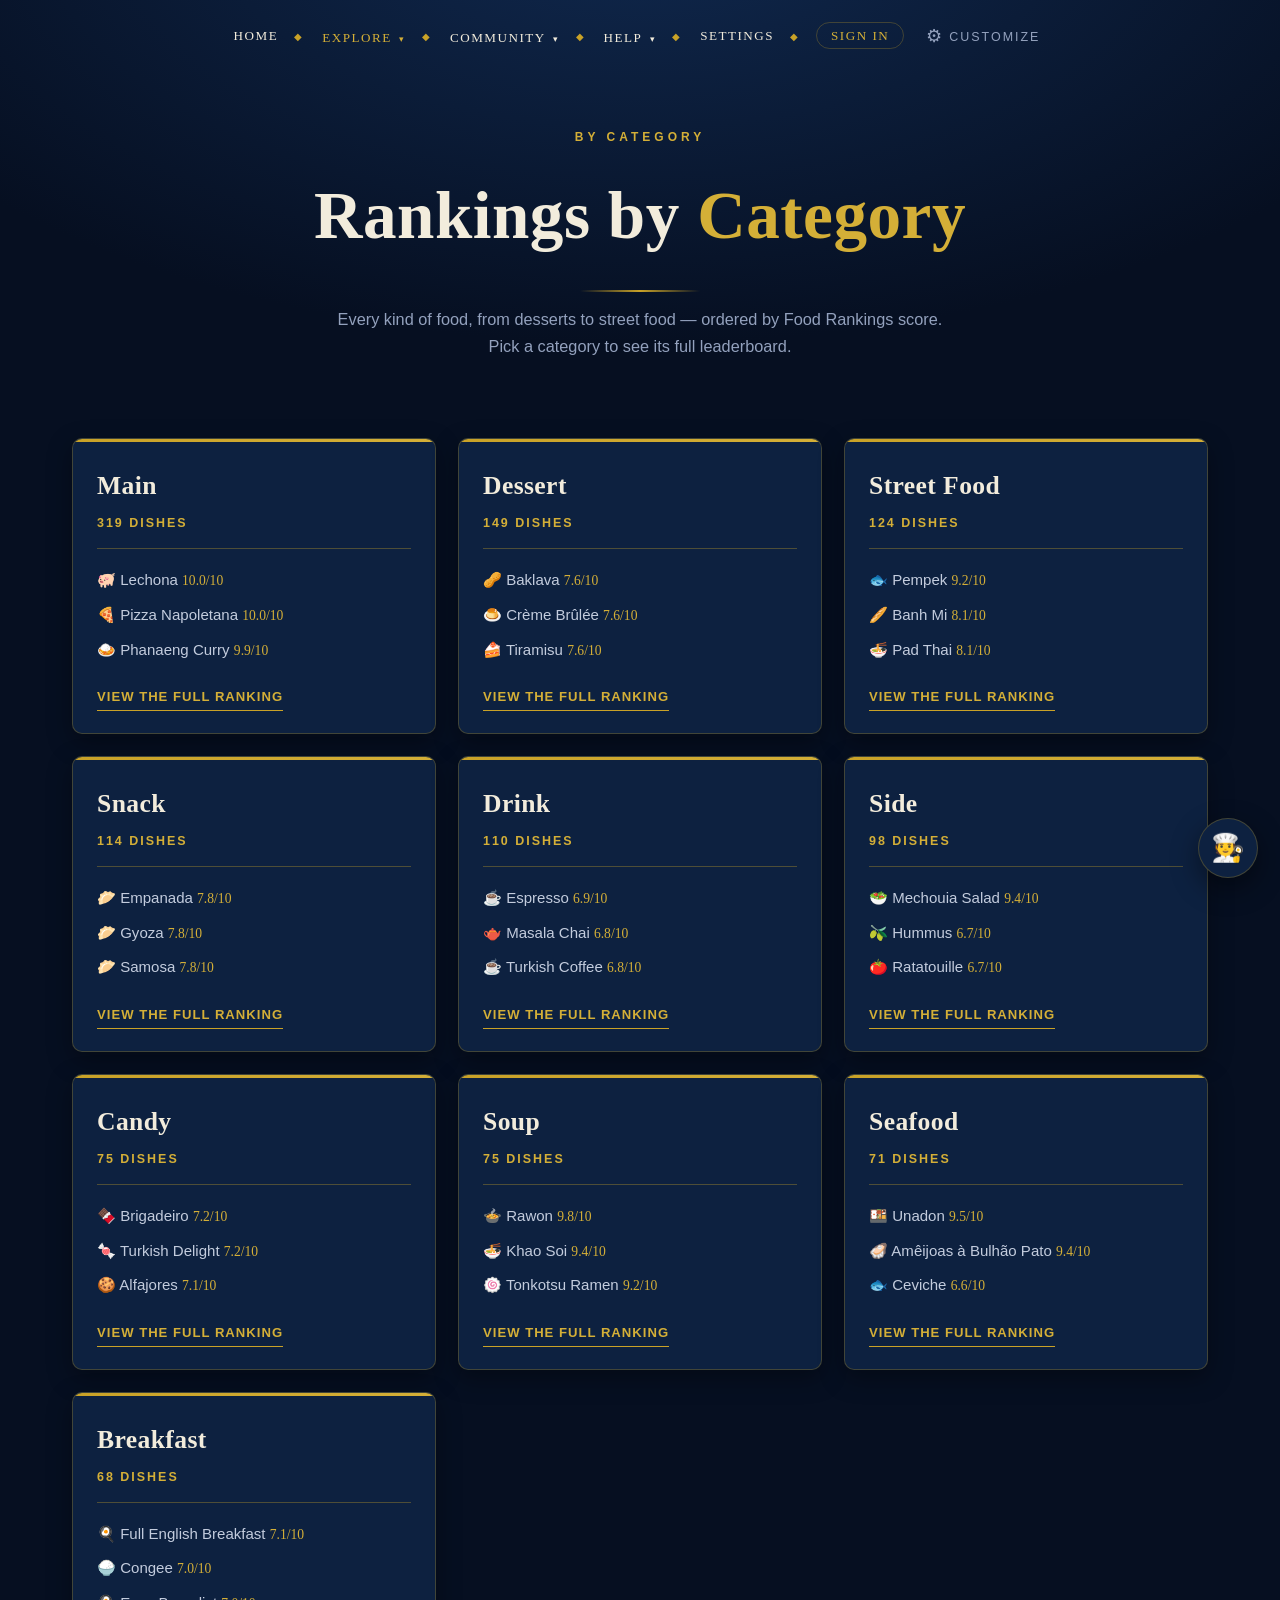
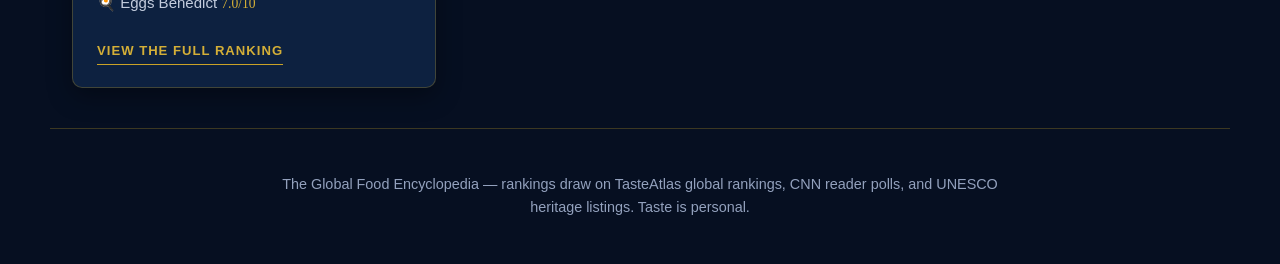
<file: tops.html>
<!DOCTYPE html>
<html lang="en">
<head>
<meta charset="UTF-8">
<meta name="viewport" content="width=device-width, initial-scale=1.0">
<title>Rankings by Category — Top Desserts, Snacks, Street Food &amp; More | The Global Food Encyclopedia</title>
<meta name="description" content="Browse the world's foods by category — top desserts, snacks, street food, mains, soups, seafood and more. Ordered by Food Rankings score; only TasteAtlas global ranks are official.">
<meta property="og:type" content="website">
<meta property="og:title" content="Rankings by Category — The Global Food Encyclopedia">
<meta property="og:description" content="Top dishes in every category, ordered by Food Rankings score. Real global ranks only where TasteAtlas awarded them.">
<meta property="og:url" content="https://isukiro.github.io/food-rankings/tops.html">
<meta property="og:site_name" content="The Global Food Encyclopedia">
<link rel="stylesheet" href="styles.css">
<link rel="stylesheet" href="modal.css">
<link rel="stylesheet" href="tops.css">
</head>
<body>

<nav class="site-nav" aria-label="Site navigation">
  <a href="index.html">Home</a><span class="nav-divider" aria-hidden="true">◆</span>
  <div class="nav-group">
    <button type="button" class="nav-group-btn current" aria-haspopup="true" aria-expanded="false">Explore <span class="nav-caret" aria-hidden="true">▾</span></button>
    <div class="nav-menu" role="menu" aria-label="Explore">
      <a href="rankings.html" role="menuitem">Rankings</a>
      <a href="tops.html" role="menuitem" class="current">Category Tops</a>
      <a href="categories.html" role="menuitem">Categories</a>
      <a href="map.html" role="menuitem">Flavor Map</a>
      <a href="tree.html" role="menuitem">Food Trees</a>
    </div>
  </div><span class="nav-divider" aria-hidden="true">◆</span>
  <div class="nav-group">
    <button type="button" class="nav-group-btn" aria-haspopup="true" aria-expanded="false">Community <span class="nav-caret" aria-hidden="true">▾</span></button>
    <div class="nav-menu" role="menu" aria-label="Community">
      <a href="community.html" role="menuitem">Community</a>
      <a href="shelf.html" role="menuitem">My Shelf</a>
      <a href="cookbook.html" role="menuitem">Cookbook</a>
    </div>
  </div><span class="nav-divider" aria-hidden="true">◆</span>
  <div class="nav-group">
    <button type="button" class="nav-group-btn" aria-haspopup="true" aria-expanded="false">Help <span class="nav-caret" aria-hidden="true">▾</span></button>
    <div class="nav-menu" role="menu" aria-label="Help">
      <a href="#" id="sage-nav-link" role="menuitem">🧑‍🍳 Ask Sage</a>
      <a href="#" id="tour-nav-link" role="menuitem">Take the Tour</a>
      <a href="about.html" role="menuitem">About</a>
      <a href="contact.html" role="menuitem">Contact</a>
    </div>
  </div><span class="nav-divider" aria-hidden="true">◆</span>
  <a href="settings.html">Settings</a><span class="nav-divider" aria-hidden="true">◆</span>
  <a href="settings.html" class="account-chip">Sign in</a>
</nav>

<header class="hero">
  <p class="kicker">By Category</p>
  <h1 id="topsTitle">Rankings by <span class="gold">Category</span></h1>
  <p class="sub" id="topsSub">Every kind of food, from desserts to street food — ordered by Food Rankings score. Pick a category to see its full leaderboard.</p>
</header>

<main>
  <!-- Hub view: grid of category cards -->
  <div id="hubView">
    <div class="cat-hub" id="catHub"></div>
  </div>

  <!-- Category ranking view -->
  <div id="catView" hidden>
    <p class="back-link"><a href="tops.html">&larr; All categories</a></p>

    <div class="honesty-note" role="note" aria-label="How this ranking works">
      <strong>How this list is ordered:</strong> dishes with an official global rank
      (TasteAtlas 100 Best Dishes 2025 or 100 Worst Rated Foods 2026) are sorted by
      their <em>Food Rankings score</em> out of 10; unranked dishes follow alphabetically
      and carry no score. The numbers at the left are <strong>positions in this
      category list only — not official ranks</strong>. Only badges reading
      &ldquo;Best in the World&rdquo; or &ldquo;Worst in the World&rdquo; are real global ranks.
    </div>

    <div class="rank-controls">
      <input type="search" id="topsSearch" placeholder="Search this category…" aria-label="Search this category">
      <label class="sort-label">Sort
        <select id="topsSort" aria-label="Sort dishes">
          <option value="score">By score</option>
          <option value="name">A&ndash;Z</option>
        </select>
      </label>
    </div>

    <p class="result-count" id="topsCount" aria-live="polite"></p>
    <div id="topsBoard"></div>
  </div>
</main>

<div class="compare-bar" id="compareBar" hidden>
  <span id="compareNote" role="status"></span>
  <span id="compareNames"></span>
  <button type="button" class="gold-btn" id="compareOpen">Compare (<span id="compareCount">0</span>)</button>
  <button type="button" class="chip" id="compareClear">Clear</button>
</div>

<div class="compare-modal" id="compareModal" hidden>
  <div class="compare-dialog" role="dialog" aria-modal="true" aria-label="Dish comparison">
    <h2>Side-by-side comparison</h2>
    <p class="sub" style="margin:6px 0 0">Scores, tiers and official ranks — head to head.</p>
    <div id="compareBody"></div>
    <p style="margin-top:18px;display:flex;gap:10px;flex-wrap:wrap;align-items:center">
      <button type="button" class="chip" id="compareClose">✕ Close</button>
      <a class="chip" href="rankings.html" style="text-decoration:none">Open the main Rankings page</a>
    </p>
  </div>
</div>

<footer class="site-footer">
  <p>The Global Food Encyclopedia — rankings draw on TasteAtlas global rankings, CNN reader polls, and UNESCO heritage listings. Taste is personal.</p>
</footer>

<script src="data/foods.js"></script>
<script src="data/pros-cons.js"></script>
<script src="data/photos.js"></script>
<script src="modal.js"></script>
<script src="recent.js"></script>
<script src="theme.js"></script>
<script src="tops.js"></script>
<script src="assistant.js"></script>
<script src="cursor-glow.js"></script>
<script src="collections.js"></script>
<script src="food-link.js"></script>
<script src="delight.js"></script>
<script src="firebase-config.js"></script>
<script src="auth.js"></script>
<script src="tour.js"></script>
</body>
</html>
</file>
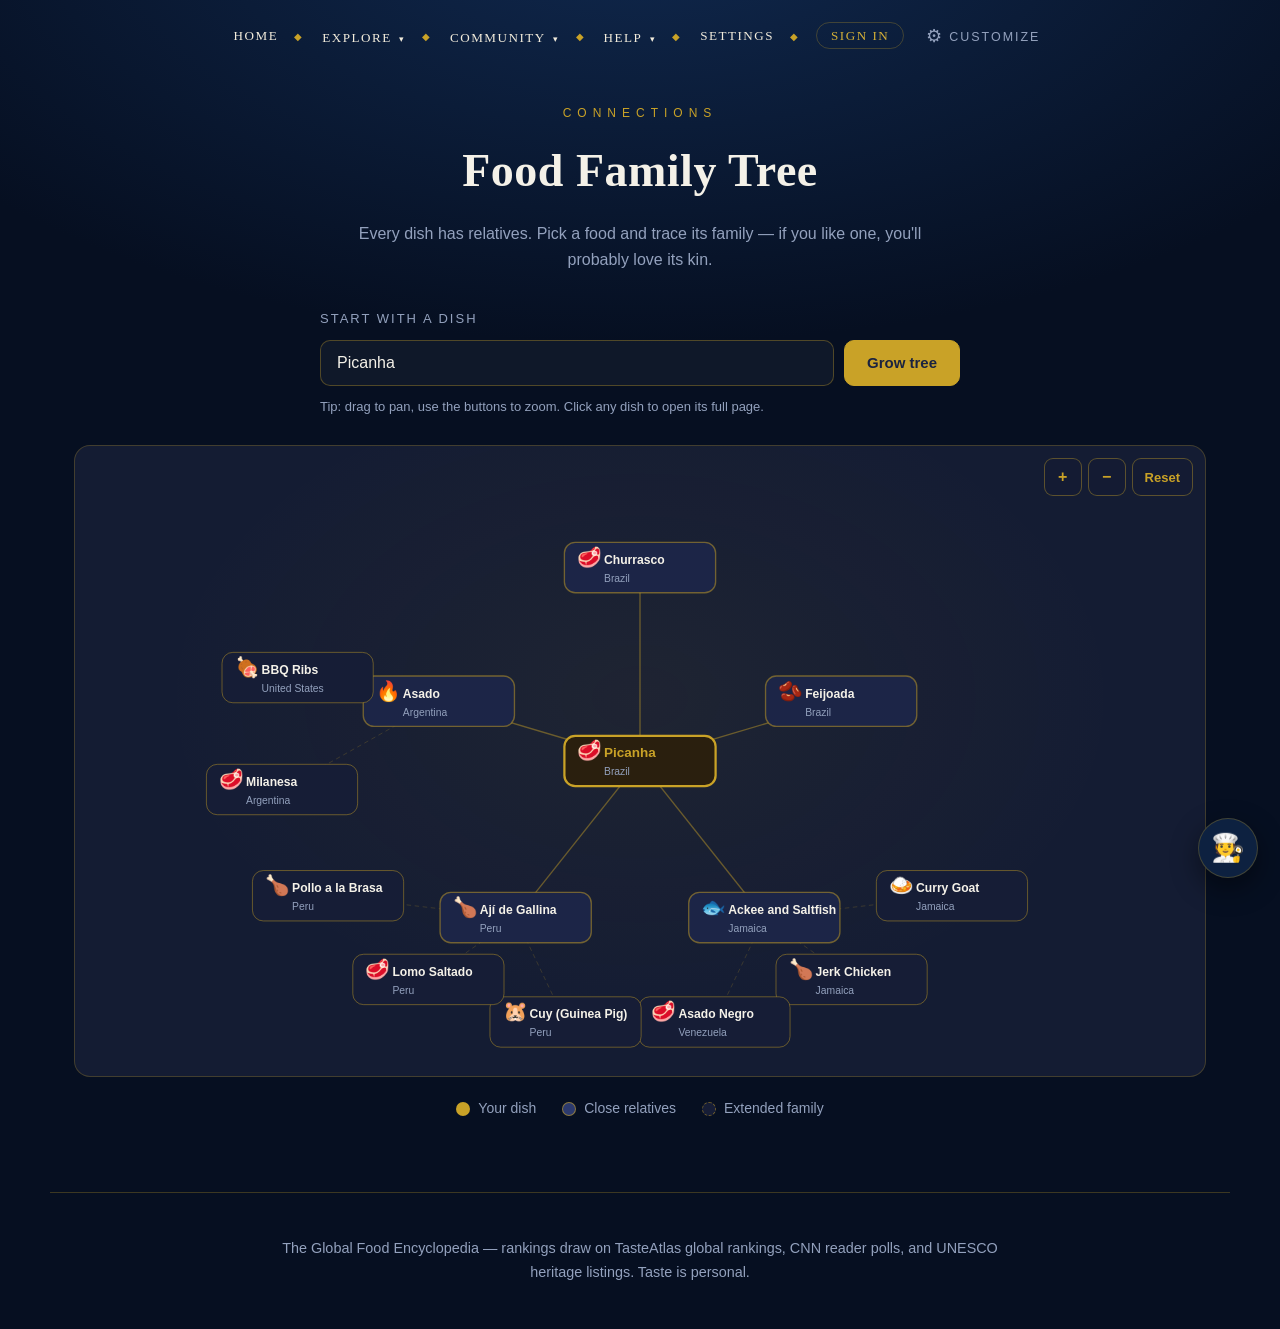
<file: tree.html>
<!DOCTYPE html>
<html lang="en">
<head>
<meta charset="UTF-8">
<meta name="viewport" content="width=device-width, initial-scale=1.0">
<title>Food Family Tree — The Global Food Encyclopedia</title>
<meta name="description" content="Explore how dishes connect: pick any food and see its family tree of related dishes across the Global Food Encyclopedia.">
<meta property="og:type" content="website">
<meta property="og:title" content="Food Family Tree — The Global Food Encyclopedia">
<meta property="og:description" content="Pick any food and see its family tree of related dishes.">
<meta property="og:url" content="https://isukiro.github.io/food-rankings/tree.html">
<meta property="og:site_name" content="The Global Food Encyclopedia">
<link rel="stylesheet" href="styles.css">
<link rel="stylesheet" href="tree.css">
</head>
<body>

<nav class="site-nav" aria-label="Site navigation">
  <a href="index.html">Home</a><span class="nav-divider" aria-hidden="true">◆</span>
  <div class="nav-group">
    <button type="button" class="nav-group-btn" aria-haspopup="true" aria-expanded="false">Explore <span class="nav-caret" aria-hidden="true">▾</span></button>
    <div class="nav-menu" role="menu" aria-label="Explore">
      <a href="rankings.html" role="menuitem">Rankings</a>
      <a href="tops.html" role="menuitem">Category Tops</a>
      <a href="categories.html" role="menuitem">Categories</a>
      <a href="map.html" role="menuitem">Flavor Map</a>
      <a href="tree.html" role="menuitem">Food Trees</a>
    </div>
  </div><span class="nav-divider" aria-hidden="true">◆</span>
  <div class="nav-group">
    <button type="button" class="nav-group-btn" aria-haspopup="true" aria-expanded="false">Community <span class="nav-caret" aria-hidden="true">▾</span></button>
    <div class="nav-menu" role="menu" aria-label="Community">
      <a href="community.html" role="menuitem">Community</a>
      <a href="shelf.html" role="menuitem">My Shelf</a>
      <a href="cookbook.html" role="menuitem">Cookbook</a>
    </div>
  </div><span class="nav-divider" aria-hidden="true">◆</span>
  <div class="nav-group">
    <button type="button" class="nav-group-btn" aria-haspopup="true" aria-expanded="false">Help <span class="nav-caret" aria-hidden="true">▾</span></button>
    <div class="nav-menu" role="menu" aria-label="Help">
      <a href="#" id="sage-nav-link" role="menuitem">🧑‍🍳 Ask Sage</a>
      <a href="#" id="tour-nav-link" role="menuitem">Take the Tour</a>
      <a href="about.html" role="menuitem">About</a>
      <a href="contact.html" role="menuitem">Contact</a>
    </div>
  </div><span class="nav-divider" aria-hidden="true">◆</span>
  <a href="settings.html">Settings</a><span class="nav-divider" aria-hidden="true">◆</span>
  <a href="settings.html" class="account-chip">Sign in</a>
</nav>

<main class="tree-wrap">
  <header class="tree-hero">
    <p class="tree-eyebrow">Connections</p>
    <h1>Food Family Tree</h1>
    <p class="tree-sub">Every dish has relatives. Pick a food and trace its family — if you like one, you'll probably love its kin.</p>
  </header>

  <section class="tree-controls" aria-label="Choose a food">
    <label class="tree-search-label" for="treeSearch">Start with a dish</label>
    <div class="tree-search-row">
      <input id="treeSearch" type="text" list="treeFoodList" placeholder="Type a food name, e.g. Picanha…" autocomplete="off">
      <datalist id="treeFoodList"></datalist>
      <button id="treeGo" class="tree-go-btn" type="button">Grow tree</button>
    </div>
    <p class="tree-hint">Tip: drag to pan, use the buttons to zoom. Click any dish to open its full page.</p>
  </section>

  <section class="tree-stage" aria-label="Family tree diagram">
    <div class="tree-zoom" role="group" aria-label="Zoom controls">
      <button id="zoomIn" type="button" aria-label="Zoom in">+</button>
      <button id="zoomOut" type="button" aria-label="Zoom out">−</button>
      <button id="zoomReset" type="button" aria-label="Reset view">Reset</button>
    </div>
    <svg id="treeSvg" viewBox="0 0 1000 700" role="img" aria-label="Food family tree diagram">
      <g id="treeCanvas"></g>
    </svg>
    <p class="tree-empty" id="treeEmpty" hidden>Choose a dish above to grow its family tree.</p>
  </section>

  <section class="tree-legend" aria-label="Legend">
    <span class="legend-item"><span class="legend-dot legend-root"></span>Your dish</span>
    <span class="legend-item"><span class="legend-dot legend-l1"></span>Close relatives</span>
    <span class="legend-item"><span class="legend-dot legend-l2"></span>Extended family</span>
  </section>
</main>

<footer class="site-footer">
  <p>The Global Food Encyclopedia — rankings draw on TasteAtlas global rankings, CNN reader polls, and UNESCO heritage listings. Taste is personal.</p>
</footer>

<script src="data/foods.js"></script>
<script src="food-relations.js"></script>
<script src="tree.js"></script>
<script src="theme.js"></script>
<script src="assistant.js"></script>
<script src="collections.js"></script>
<script src="food-link.js"></script>
<script src="delight.js"></script>
<script src="firebase-config.js"></script>
<script src="auth.js"></script>
<script src="tour.js"></script>
</body>
</html>
</file>
<file: styles.css>
:root {
  /* ---- Semantic theme variables (midnight = default theme) ---- */
  --bg: #060f21;
  --surface: #0d2140;
  --surface-2: #0a1a33;
  --glow: #10294f;
  --text: #f2ecdc;
  --text-soft: #c3ccdd;
  --text-quote: #dbe2ef;
  --text-dim2: #a8b3c7;
  --muted: #93a1bd;
  --primary: #c9a227;
  --accent: #d4af37;
  --ink-on-primary: #101c34;
  --input-bg: rgba(0, 0, 0, 0.45);
  --well-bg: rgba(0, 0, 0, 0.25);
  --veil: rgba(3, 7, 17, 0.82);

  /* ---- Legacy palette aliases (kept for compatibility) ---- */
  --navy-deep: var(--bg);
  --navy: var(--surface-2);
  --card: var(--surface);
  --card-edge: color-mix(in srgb, var(--primary) 28%, transparent);
  --gold: var(--primary);
  --gold-bright: var(--accent);
  --gold-soft: color-mix(in srgb, var(--primary) 14%, transparent);
  --cream: var(--text);
  --rule: color-mix(in srgb, var(--primary) 35%, transparent);
}

/* ---- Theme presets (override the semantic vars; default = midnight) ---- */
[data-theme="midnight"] {
  --bg: #060f21; --surface: #0d2140; --surface-2: #0a1a33; --glow: #10294f;
  --text: #f2ecdc; --text-soft: #c3ccdd; --text-quote: #dbe2ef; --text-dim2: #a8b3c7;
  --muted: #93a1bd; --primary: #c9a227; --accent: #d4af37;
  --input-bg: rgba(0, 0, 0, 0.45); --well-bg: rgba(0, 0, 0, 0.25); --veil: rgba(3, 7, 17, 0.82);
}
[data-theme="ocean"] {
  --bg: #041826; --surface: #0a2c44; --surface-2: #062033; --glow: #0e3d5c;
  --text: #e8f1f5; --muted: #8fa8b8; --primary: #2e9bc4; --accent: #7fd4f0;
}
[data-theme="forest"] {
  --bg: #0a1a10; --surface: #14301e; --surface-2: #0d2415; --glow: #1d4a2a;
  --text: #eef2e4; --muted: #9db09a; --primary: #5da85f; --accent: #a8dba8;
}
[data-theme="plum"] {
  --bg: #170d20; --surface: #2a1738; --surface-2: #1f1028; --glow: #3d2154;
  --text: #f0e8f2; --muted: #a89ab5; --primary: #a55fc0; --accent: #d0a0e8;
}
[data-theme="crimson"] {
  --bg: #1c0a0e; --surface: #3a1420; --surface-2: #280d14; --glow: #521c28;
  --text: #f5e8e4; --muted: #b89890; --primary: #c0392b; --accent: #f08a70;
}
[data-theme="parchment"] {
  --bg: #f5efe0; --surface: #fffdf5; --surface-2: #ece2cb; --glow: #e9ddbe;
  --text: #2a2419; --text-soft: #57503f; --text-quote: #453d2c; --text-dim2: #6e6455;
  --muted: #7a6f5c; --primary: #a8842c; --accent: #c9a227;
  --input-bg: rgba(255, 255, 255, 0.7); --well-bg: rgba(168, 132, 44, 0.10); --veil: rgba(42, 36, 25, 0.55);
}

* { box-sizing: border-box; margin: 0; padding: 0; }
body {
  font-family: -apple-system, BlinkMacSystemFont, "Segoe UI", Helvetica, Arial, sans-serif;
  background: radial-gradient(1400px 700px at 50% -10%, var(--glow) 0%, var(--bg) 62%) fixed, var(--bg);
  color: var(--text);
  line-height: 1.65;
}
h1, h2, h3 {
  font-family: Georgia, "Times New Roman", serif;
  font-weight: 600;
  letter-spacing: 0.5px;
}
.hero { text-align: center; padding: 72px 20px 28px; }
.kicker {
  letter-spacing: 4px; text-transform: uppercase;
  color: var(--accent); font-size: 12px; font-weight: 600;
}
.hero h1 {
  font-size: clamp(2.4rem, 6vw, 4.2rem);
  margin: 14px 0 6px; color: var(--text);
}
.hero h1 .gold { color: var(--accent); }
.hero h1::after {
  content: ""; display: block; width: 120px; height: 2px;
  background: linear-gradient(90deg, transparent, var(--primary), transparent);
  margin: 18px auto 0;
}
.sub { color: var(--muted); max-width: 620px; margin: 14px auto 30px; font-size: 1.02rem; }
.search-hero {
  max-width: 680px; margin: 0 auto 26px;
  display: flex; gap: 12px; align-items: stretch;
}
#searchInput {
  flex: 1; padding: 16px 26px; border-radius: 999px;
  border: 1px solid var(--card-edge); background: var(--input-bg);
  color: var(--text); font-size: 1.1rem; font-family: inherit; outline: none;
  transition: border-color 0.2s, box-shadow 0.2s;
}
#searchInput:focus { border-color: var(--primary); box-shadow: 0 0 0 3px color-mix(in srgb, var(--primary) 15%, transparent); }
#searchInput::placeholder { color: #5d6b87; }
.gold-btn {
  cursor: pointer; border: none; border-radius: 999px;
  background: linear-gradient(180deg, var(--accent), var(--primary));
  color: var(--ink-on-primary); font-family: Georgia, "Times New Roman", serif;
  font-size: 1rem; font-weight: 700; letter-spacing: 0.5px;
  padding: 0 28px; white-space: nowrap; transition: transform 0.15s, box-shadow 0.15s;
}
.gold-btn:hover { transform: translateY(-1px); box-shadow: 0 6px 18px color-mix(in srgb, var(--primary) 35%, transparent); }
.chip-group { max-width: 900px; margin: 0 auto 30px; }
.chip-label {
  display: block; text-align: center; font-size: 0.78rem; letter-spacing: 4px;
  text-transform: uppercase; color: var(--accent); font-weight: 700; margin-bottom: 13px;
}
.result-count {
  text-align: center; color: var(--accent); font-family: Georgia, serif;
  font-style: italic; margin: 6px 0 22px; min-height: 1.4em;
}
.cat-row { display: flex; flex-wrap: wrap; gap: 8px; align-items: center; margin-top: 12px; }
.cat-tag {
  font-size: 0.72rem; font-weight: 700; letter-spacing: 1.5px; text-transform: uppercase;
  color: var(--accent); border: 1px solid var(--card-edge);
  padding: 4px 12px; border-radius: 999px; background: var(--gold-soft);
}
.rank-badge {
  font-size: 0.72rem; font-weight: 700; letter-spacing: 0.6px;
  padding: 4px 12px; border-radius: 999px;
}
.rank-badge.best { background: var(--primary); color: var(--ink-on-primary); }
.rank-badge.worst { background: #5c1a1a; color: #f0b0b0; border: 1px solid #8a2f2f; }
.card .definition {
  margin-top: 12px; padding: 12px 14px; border-left: 3px solid var(--primary);
  background: var(--well-bg); border-radius: 0 8px 8px 0;
  color: var(--text-quote); font-size: 0.94rem; font-style: italic;
}
.card .research { color: var(--text-soft); font-size: 0.92rem; margin-top: 12px; }
.card .research strong { color: var(--accent); font-weight: 600; }
.tabs {
  display: inline-flex; gap: 8px; padding: 6px; border-radius: 999px;
  background: var(--input-bg); border: 1px solid var(--card-edge);
}
.tab {
  border: none; cursor: pointer; font-size: 1rem; padding: 12px 30px;
  border-radius: 999px; background: transparent; color: var(--muted);
  font-family: Georgia, "Times New Roman", serif; letter-spacing: 0.5px;
  transition: all 0.2s;
}
.tab:hover { color: var(--text); }
.tab.active { background: var(--primary); color: var(--ink-on-primary); font-weight: 700; }
main { max-width: 1180px; margin: 0 auto; padding: 20px 22px 40px; }
.board { display: none; }
.board.active { display: block; animation: fade 0.35s ease; }
@keyframes fade { from { opacity: 0; transform: translateY(8px); } to { opacity: 1; transform: none; } }
.board-head { text-align: center; margin: 22px 0 20px; }
.board-head h2 { font-size: 2rem; color: var(--text); }
.board-head p { color: var(--muted); margin-top: 6px; font-style: italic; }
.chips {
  display: flex; flex-wrap: wrap; gap: 8px; justify-content: center;
  margin: 0 auto 28px; max-width: 900px;
}
.chip {
  cursor: pointer; font-family: inherit; font-size: 0.85rem; letter-spacing: 0.4px;
  padding: 10px 18px; border-radius: 999px;
  border: 1px solid var(--card-edge); background: transparent; color: var(--muted);
  transition: all 0.18s;
}
.chip:hover { border-color: var(--primary); color: var(--accent); }
.chip.active { background: var(--primary); border-color: var(--primary); color: var(--ink-on-primary); font-weight: 700; }
.grid { display: grid; grid-template-columns: repeat(auto-fill, minmax(310px, 1fr)); gap: 20px; }
.grid.food-grid { gap: 30px; }
.card {
  background: var(--surface);
  border: 1px solid var(--card-edge);
  border-radius: 10px; padding: 26px 24px 22px;
  position: relative; overflow: hidden;
  box-shadow: 0 8px 24px rgba(0, 0, 0, 0.35);
}
.card.top3 { border-color: var(--primary); box-shadow: 0 8px 28px color-mix(in srgb, var(--primary) 18%, transparent); }
.card .rank {
  position: absolute; top: 12px; right: 18px;
  font-family: Georgia, "Times New Roman", serif;
  font-size: 2.2rem; font-weight: 700; color: color-mix(in srgb, var(--accent) 28%, transparent);
}
.card .emoji { font-size: 2.6rem; }
.card h3 { margin: 10px 0 2px; font-size: 1.4rem; color: var(--text); }
.card .origin {
  color: var(--accent); font-size: 0.8rem;
  letter-spacing: 2px; text-transform: uppercase; font-weight: 600;
}
.card .catline {
  display: inline-block; margin-top: 10px; font-size: 0.75rem;
  letter-spacing: 1.5px; text-transform: uppercase; color: var(--muted);
  border-top: 1px solid var(--rule); padding-top: 8px;
}
.card .why { color: var(--text-soft); font-size: 0.95rem; margin-top: 10px; }
.card .why strong { color: var(--accent); font-weight: 600; }
.tag {
  display: inline-block; font-size: 0.76rem; font-weight: 700; letter-spacing: 0.4px;
  padding: 5px 14px; border-radius: 999px; margin-top: 16px;
  border: 1px solid var(--primary); color: var(--accent); background: var(--gold-soft);
}
.empty { text-align: center; color: var(--muted); padding: 36px; font-style: italic; font-family: Georgia, serif; }

/* ---- Formal ranked leaderboard (Top 100 tabs) ---- */
.leader-row {
  display: flex; gap: 26px; align-items: flex-start;
  padding: 30px 10px;
  border-bottom: 1px solid var(--rule);
}
.leader-row:first-child { border-top: 1px solid var(--rule); }
.leader-rank {
  font-family: Georgia, "Times New Roman", serif;
  font-size: 2.8rem; font-weight: 600; line-height: 1.1;
  color: var(--primary); min-width: 76px; text-align: right;
  font-variant-numeric: tabular-nums;
}
.leader-main { flex: 1; min-width: 0; }
.leader-name {
  font-family: Georgia, "Times New Roman", serif;
  font-size: 1.55rem; color: var(--text); letter-spacing: 0.4px;
}
.leader-sub {
  font-size: 0.74rem; letter-spacing: 2.5px; text-transform: uppercase;
  color: var(--accent); margin-top: 6px; font-weight: 600;
}
.leader-def {
  margin: 14px 0 0 4px; padding-left: 20px;
  border-left: 2px solid var(--primary);
  color: var(--text-quote); font-style: italic; font-size: 0.97rem; line-height: 1.7;
}
.leader-res {
  margin: 10px 0 0 4px; padding-left: 20px;
  color: var(--text-dim2); font-size: 0.9rem; line-height: 1.7;
}
.leader-res strong { color: var(--accent); font-weight: 600; }
footer {
  text-align: center; color: var(--muted); padding: 44px 24px;
  font-size: 0.9rem; border-top: 1px solid var(--card-edge);
  max-width: 1180px; margin: 0 auto;
}
@media (max-width: 640px) {
  .grid { grid-template-columns: 1fr; }
  .hero { padding: 52px 16px 22px; }
  .search-hero { flex-direction: column; }
  .gold-btn { padding: 14px 28px; }
  .tab { padding: 10px 18px; font-size: 0.9rem; }
  .leader-row { gap: 16px; padding: 22px 4px; }
  .leader-rank { font-size: 2rem; min-width: 52px; }
  .leader-name { font-size: 1.3rem; }
}

/* ---- Shared site nav & footer (multi-page) ---- */
.site-nav {
  text-align: center; padding: 22px 16px 4px;
  font-family: Georgia, "Times New Roman", serif;
}
.site-nav a {
  color: var(--text); text-decoration: none; letter-spacing: 1.5px;
  text-transform: uppercase; font-size: 0.82rem; padding: 4px 2px;
}
.site-nav a:hover, .site-nav a.current { color: var(--accent); }
.nav-divider { color: var(--primary); font-size: 0.6rem; margin: 0 14px; vertical-align: middle; }
.site-footer p { max-width: 760px; margin: 0 auto; }

/* ---- Homepage sections ---- */
.home-section { max-width: 1180px; margin: 0 auto; padding: 78px 22px 30px; }
.section-head { text-align: center; margin-bottom: 34px; }
.section-head h2 { font-size: 2rem; color: var(--text); letter-spacing: 1px; }
.section-head p { color: var(--muted); font-style: italic; margin-top: 10px; font-size: 1.02rem; }
.trending-grid {
  display: grid; grid-template-columns: repeat(auto-fit, minmax(330px, 1fr));
  gap: 32px; margin-top: 10px;
}
.trending-col {
  background: var(--surface); border: 1px solid var(--card-edge);
  border-radius: 10px; padding: 26px 24px;
  box-shadow: 0 8px 24px rgba(0, 0, 0, 0.35);
}
.trending-col h3 { color: var(--text); font-size: 1.3rem; margin-bottom: 4px; }
.trending-col .col-sub { color: var(--muted); font-size: 0.88rem; font-style: italic; margin-bottom: 14px; }
.preview-list { list-style: none; }
.preview-row {
  display: flex; align-items: baseline; gap: 10px;
  padding: 9px 2px; border-bottom: 1px solid color-mix(in srgb, var(--primary) 16%, transparent);
  font-size: 0.95rem;
}
.preview-row:last-child { border-bottom: none; }
.preview-rank {
  font-family: Georgia, serif; color: var(--primary); font-weight: 700;
  min-width: 30px; font-variant-numeric: tabular-nums;
}
.preview-name { flex: 1; min-width: 0; }
.preview-name a { color: var(--text); text-decoration: none; }
.preview-name a:hover { color: var(--accent); }
.preview-score { color: var(--accent); font-family: Georgia, serif; font-size: 0.9rem; white-space: nowrap; }
.see-all {
  display: inline-block; margin-top: 18px; font-family: Georgia, serif;
  color: var(--accent); text-decoration: none; letter-spacing: 0.5px;
  border-bottom: 1px solid var(--rule); padding-bottom: 2px;
}
.see-all:hover { color: var(--text); }
.picks-grid { display: grid; grid-template-columns: repeat(auto-fill, minmax(320px, 1fr)); gap: 30px; margin-top: 10px; }
.pick-card { display: flex; flex-direction: column; }
.pick-photo {
  height: 190px; object-fit: cover;
  border-radius: 8px 8px 0 0; margin: -26px -24px 0;
  width: calc(100% + 48px); border-bottom: 1px solid var(--card-edge);
}
.pick-emoji-fallback { font-size: 2.8rem; text-align: center; margin: 2px 0 4px; }
.pick-review { color: var(--text-soft); font-size: 0.93rem; margin-top: 12px; }
.pick-review .pick-kicker { display: block; color: var(--accent); font-size: 0.78rem; letter-spacing: 2px; text-transform: uppercase; font-weight: 700; margin-bottom: 6px; }
.reviews-grid { display: grid; grid-template-columns: repeat(auto-fill, minmax(320px, 1fr)); gap: 30px; margin-top: 10px; }
.review-card .review-title { font-size: 1.25rem; color: var(--text); margin-bottom: 2px; }
.review-meta { color: var(--muted); font-size: 0.82rem; margin-bottom: 10px; }
.stars { color: var(--accent); letter-spacing: 2px; font-size: 1.05rem; }
.review-body { color: var(--text-soft); font-size: 0.93rem; }
.review-body p { margin-bottom: 8px; }
.cap-note { text-align: center; color: var(--muted); font-style: italic; margin-top: 18px; font-size: 0.9rem; }

/* ---- About / contact pages ---- */
.page-head { text-align: center; padding: 56px 20px 10px; max-width: 820px; margin: 0 auto; }
.page-head h1 { font-size: clamp(2rem, 5vw, 3.2rem); color: var(--text); }
.page-head h1 .gold { color: var(--accent); }
.page-head .sub { max-width: 660px; }
.content-narrow { max-width: 800px; margin: 0 auto; padding: 30px 22px 60px; }
.content-narrow h2 { font-size: 1.6rem; color: var(--accent); margin: 40px 0 12px; }
.content-narrow h2:first-child { margin-top: 0; }
.content-narrow p { color: var(--text-soft); margin-bottom: 14px; }
.content-narrow ul { color: var(--text-soft); margin: 0 0 14px 22px; }
.content-narrow li { margin-bottom: 8px; }
.content-narrow strong { color: var(--text); }
.tier-table { width: 100%; border-collapse: collapse; margin: 18px 0 24px; font-size: 0.95rem; }
.tier-table th, .tier-table td { padding: 12px 16px; text-align: left; border-bottom: 1px solid var(--rule); }
.tier-table th { color: var(--accent); font-family: Georgia, serif; letter-spacing: 1px; text-transform: uppercase; font-size: 0.78rem; }
.tier-table td { color: var(--text-quote); }
.tier-table .tier { font-family: Georgia, serif; font-weight: 700; color: var(--accent); font-size: 1.15rem; }
.callout {
  border: 1px solid var(--card-edge); border-left: 3px solid var(--primary);
  background: var(--well-bg); border-radius: 0 8px 8px 0;
  padding: 16px 20px; margin: 22px 0; color: var(--text-quote); font-size: 0.95rem;
}
.callout strong { color: var(--accent); }
.form-wrap { max-width: 640px; margin: 0 auto; padding: 30px 22px 60px; }
.submit-form {
  background: var(--surface); border: 1px solid var(--card-edge);
  border-radius: 10px; padding: 32px 30px;
  box-shadow: 0 8px 24px rgba(0, 0, 0, 0.35);
}
.form-field { margin-bottom: 20px; }
.form-label {
  display: block; font-family: Georgia, serif; color: var(--accent);
  letter-spacing: 1px; text-transform: uppercase; font-size: 0.78rem;
  margin-bottom: 8px;
}
.form-input, .form-textarea {
  width: 100%; padding: 13px 18px; border-radius: 8px;
  border: 1px solid var(--card-edge); background: var(--input-bg);
  color: var(--text); font-size: 1rem; font-family: inherit; outline: none;
  transition: border-color 0.2s, box-shadow 0.2s;
}
.form-input:focus, .form-textarea:focus { border-color: var(--primary); box-shadow: 0 0 0 3px color-mix(in srgb, var(--primary) 15%, transparent); }
.form-textarea { min-height: 130px; resize: vertical; }
.form-note { color: var(--muted); font-size: 0.88rem; font-style: italic; margin-top: 18px; }
.form-confirm {
  display: none; margin-top: 24px; padding: 20px 22px;
  border: 1px solid var(--card-edge); border-left: 3px solid var(--primary);
  background: var(--well-bg); border-radius: 0 8px 8px 0;
  color: var(--text-quote); font-size: 0.95rem;
}
.form-confirm.show { display: block; }
.form-confirm strong { color: var(--accent); }
.email-link {
  display: inline-block; margin-top: 12px; font-family: Georgia, serif;
  color: var(--ink-on-primary); background: linear-gradient(180deg, var(--accent), var(--primary));
  text-decoration: none; padding: 12px 26px; border-radius: 999px; font-weight: 700;
}
.email-link:hover { transform: translateY(-1px); box-shadow: 0 6px 18px color-mix(in srgb, var(--primary) 35%, transparent); }

/* ---- Rankings feature ---- */
.rank-controls {
  display: flex; flex-wrap: wrap; gap: 12px; justify-content: center;
  align-items: center; margin: 0 auto 20px; max-width: 900px;
}
.rank-controls input[type="search"] {
  flex: 1; min-width: 220px; max-width: 420px; padding: 12px 22px;
  border-radius: 999px; border: 1px solid var(--card-edge);
  background: var(--input-bg); color: var(--text);
  font-size: 1rem; font-family: inherit; outline: none;
}
.rank-controls input[type="search"]:focus {
  border-color: var(--primary); box-shadow: 0 0 0 3px color-mix(in srgb, var(--primary) 15%, transparent);
}
.rank-controls input[type="search"]::placeholder { color: #5d6b87; }
.sort-label {
  display: inline-flex; gap: 8px; align-items: center; color: var(--muted);
  font-size: 0.85rem; letter-spacing: 1px; text-transform: uppercase;
}
.sort-label select {
  background: var(--surface); color: var(--text); border: 1px solid var(--card-edge);
  border-radius: 8px; padding: 10px 12px; font-family: inherit; font-size: 0.9rem;
}
.leader-photo {
  width: 132px; height: 132px; object-fit: cover; border-radius: 10px;
  border: 1px solid var(--card-edge); flex: none;
}
.leader-meta {
  display: flex; flex-wrap: wrap; gap: 10px; align-items: center; margin-top: 10px;
}
.score-line { font-family: Georgia, serif; color: var(--text); }
.tier-badge {
  display: inline-block; min-width: 30px; text-align: center; font-weight: 700;
  font-size: 0.8rem; padding: 3px 10px; border-radius: 6px;
  border: 1px solid var(--card-edge); font-family: Georgia, serif;
}
.tier-S { background: linear-gradient(180deg, var(--accent), var(--primary)); color: var(--ink-on-primary); border-color: var(--primary); }
.tier-A { background: var(--gold-soft); color: var(--accent); border-color: var(--primary); }
.tier-B { color: var(--text); border-color: var(--card-edge); }
.tier-C { color: var(--muted); border-color: var(--card-edge); }
.tier-D { color: #f0b0b0; border-color: #8a2f2f; background: rgba(92, 26, 26, 0.35); }
.tier-F { background: #5c1a1a; color: #f0b0b0; border-color: #8a2f2f; }
.compare-check {
  display: inline-flex; gap: 6px; align-items: center;
  font-size: 0.85rem; color: var(--muted); cursor: pointer;
}
.compare-check input { accent-color: var(--primary); width: 1rem; height: 1rem; }
.pros-cons {
  display: grid; grid-template-columns: 1fr 1fr; gap: 12px; margin: 14px 0 0 4px;
}
.pros, .cons { border-radius: 8px; padding: 12px 14px; font-size: 0.88rem; }
.pros { background: color-mix(in srgb, var(--primary) 8%, transparent); border: 1px solid color-mix(in srgb, var(--primary) 30%, transparent); }
.cons { background: rgba(92, 26, 26, 0.25); border: 1px solid rgba(138, 47, 47, 0.5); }
.pros h4, .cons h4 {
  font-size: 0.75rem; letter-spacing: 2px; text-transform: uppercase; margin-bottom: 6px;
}
.pros h4 { color: var(--accent); }
.cons h4 { color: #f0b0b0; }
.pros ul, .cons ul { margin: 0; padding-left: 18px; color: var(--text-quote); }
.vote-row {
  margin-top: 14px; display: flex; flex-wrap: wrap; gap: 10px;
  align-items: center; font-size: 0.88rem; color: var(--muted);
}
.vote-status em { font-size: 0.8rem; }
.vote-stars { display: inline-flex; gap: 2px; }
.vote-star {
  background: none; border: none; cursor: pointer; font-size: 1.25rem;
  color: #5d6b87; padding: 2px; line-height: 1;
}
.vote-star[data-on="1"] { color: var(--accent); }
.vote-star:hover { color: var(--primary); transform: scale(1.15); }
.compare-bar {
  position: fixed; bottom: 18px; left: 50%; transform: translateX(-50%);
  background: var(--surface); border: 1px solid var(--primary); border-radius: 999px;
  padding: 10px 12px 10px 20px; display: flex; gap: 10px; align-items: center;
  box-shadow: 0 10px 30px rgba(0, 0, 0, 0.5); z-index: 50;
  max-width: calc(100vw - 32px);
}
.compare-bar[hidden] { display: none; }
#compareNames {
  font-size: 0.85rem; color: var(--muted); max-width: 40vw;
  white-space: nowrap; overflow: hidden; text-overflow: ellipsis;
}
#compareNote { font-size: 0.8rem; color: #f0b0b0; }
.compare-modal {
  position: fixed; inset: 0; background: var(--veil); z-index: 100;
  display: flex; align-items: center; justify-content: center; padding: 20px;
}
.compare-modal[hidden] { display: none; }
.compare-dialog {
  background: var(--surface-2); border: 1px solid var(--card-edge); border-radius: 12px;
  max-width: 960px; width: 100%; max-height: 86vh; overflow: auto; padding: 24px;
}
.compare-dialog h2 { color: var(--text); margin-bottom: 4px; }
.compare-table { width: 100%; border-collapse: collapse; margin-top: 16px; }
.compare-table th, .compare-table td {
  border: 1px solid var(--card-edge); padding: 10px 12px;
  vertical-align: top; text-align: left; font-size: 0.9rem;
}
.compare-table thead th {
  background: var(--surface); color: var(--text); font-family: Georgia, serif;
}
.compare-table tbody th {
  color: var(--accent); font-size: 0.78rem; text-transform: uppercase;
  letter-spacing: 1px; width: 110px;
}
.compare-list { margin: 0; padding-left: 18px; }
.compare-emoji { font-size: 1.6rem; }
#clearFilters { margin-left: 10px; padding: 8px 20px; font-size: 0.9rem; }

/* ---- Category hubs ---- */
.cat-grid {
  display: grid; grid-template-columns: repeat(auto-fill, minmax(220px, 1fr));
  gap: 18px; margin: 22px 0 54px;
}
.cat-card {
  display: block; text-decoration: none; text-align: center;
  background: var(--surface); border: 1px solid var(--card-edge);
  border-radius: 10px; padding: 26px 18px;
  box-shadow: 0 8px 24px rgba(0, 0, 0, 0.35);
  transition: transform 0.15s, border-color 0.15s, box-shadow 0.15s;
}
.cat-card:hover {
  transform: translateY(-3px); border-color: var(--primary);
  box-shadow: 0 12px 30px color-mix(in srgb, var(--primary) 18%, transparent);
}
.cat-emoji { font-size: 2.4rem; }
.cat-card h3 { margin: 10px 0 4px; font-size: 1.3rem; color: var(--text); }
.cat-count {
  color: var(--accent); font-family: Georgia, serif;
  font-style: italic; font-size: 0.95rem;
}
.cat-top { color: var(--muted); font-size: 0.85rem; margin-top: 8px; }
.cat-top strong { color: var(--text-quote); font-weight: 600; }

@media (max-width: 640px) {
  .leader-photo { width: 84px; height: 84px; }
  .pros-cons { grid-template-columns: 1fr; }
  .compare-table tbody th { width: 84px; }
  .site-nav a { font-size: 0.72rem; letter-spacing: 1px; }
  .nav-divider { margin: 0 8px; }
  .submit-form { padding: 24px 20px; }
}

/* ---- Category view (By Category tab) ---- */
.cat-section-title {
  text-align: center; font-size: 1.8rem; color: var(--text);
  margin: 10px 0 4px;
}
.rank-note {
  text-align: center; color: var(--accent); font-family: Georgia, serif;
  font-style: italic; font-size: 0.92rem; margin: 0 0 20px;
}
.unranked-grid {
  display: grid; grid-template-columns: repeat(auto-fill, minmax(240px, 1fr));
  gap: 18px; margin: 22px 0 54px;
}
.unranked-card {
  text-align: center; background: var(--surface); border: 1px solid var(--card-edge);
  border-radius: 10px; padding: 22px 18px;
  box-shadow: 0 8px 24px rgba(0, 0, 0, 0.35);
  transition: transform 0.15s, border-color 0.15s, box-shadow 0.15s;
}
.unranked-card:hover {
  transform: translateY(-3px); border-color: var(--primary);
  box-shadow: 0 12px 30px color-mix(in srgb, var(--primary) 18%, transparent);
}
.unranked-emoji { font-size: 2.2rem; }
.unranked-card h3 { margin: 8px 0 4px; font-size: 1.15rem; color: var(--text); }
.unranked-sub { color: var(--muted); font-size: 0.85rem; font-style: italic; margin: 0 0 10px; }
.unranked-tag {
  display: inline-block; font-size: 0.7rem; font-weight: 700;
  letter-spacing: 2px; text-transform: uppercase; color: var(--muted);
  border: 1px dashed var(--card-edge); padding: 4px 12px;
  border-radius: 999px; margin-bottom: 12px;
}
.unranked-def {
  margin: 0; padding: 12px 14px; border-left: 3px solid var(--primary);
  background: var(--well-bg); border-radius: 0 8px 8px 0;
  color: var(--text-quote); font-size: 0.88rem; font-style: italic; text-align: left;
}
#unrankedWrap { max-width: 1180px; margin: 0 auto; }

/* ================= Sage — food guide chat assistant ================= */
#sage-fab{position:fixed;right:22px;bottom:22px;z-index:400;width:60px;height:60px;border-radius:50%;
border:1px solid var(--card-edge);cursor:pointer;font-size:1.7rem;line-height:1;
background:var(--surface);box-shadow:0 10px 28px rgba(0,0,0,.45);transition:transform .2s ease,box-shadow .2s ease}
#sage-fab:hover{transform:scale(1.07);box-shadow:0 10px 32px rgba(0,0,0,.55),0 0 18px color-mix(in srgb,var(--primary) 45%,transparent)}
#sage-fab.open{transform:rotate(12deg) scale(1.05)}
#sage-panel{position:fixed;right:22px;bottom:96px;z-index:400;width:384px;max-width:calc(100vw - 32px);
height:560px;max-height:calc(100vh - 140px);display:none;flex-direction:column;overflow:hidden;
background:var(--surface);border:1px solid var(--card-edge);border-radius:16px;
box-shadow:0 24px 60px rgba(0,0,0,.55);font-family:-apple-system,BlinkMacSystemFont,"Segoe UI",Helvetica,Arial,sans-serif}
#sage-panel.open{display:flex}
.sage-header{display:flex;align-items:center;justify-content:space-between;padding:14px 16px;
border-bottom:1px solid var(--card-edge);background:color-mix(in srgb,var(--primary) 10%,var(--surface))}
.sage-title{font-family:Georgia,'Times New Roman',serif;font-size:1.05rem;letter-spacing:.5px;color:var(--text)}
.sage-sub{font-size:.78rem;color:var(--muted);font-style:italic}
#sage-close{background:none;border:0;color:var(--muted);font-size:1.1rem;cursor:pointer;padding:4px;line-height:1}
#sage-close:hover{color:var(--text)}
.sage-msgs{flex:1;overflow-y:auto;padding:16px 14px;display:flex;flex-direction:column;gap:10px}
.sage-msg{max-width:88%;padding:10px 13px;border-radius:14px;font-size:.9rem;line-height:1.5;color:var(--text)}
.sage-user{align-self:flex-end;background:color-mix(in srgb,var(--primary) 28%,var(--surface));
border:1px solid var(--card-edge);border-bottom-right-radius:4px}
.sage-bot{align-self:flex-start;background:var(--surface-2);border:1px solid var(--card-edge);
border-bottom-left-radius:4px}
.sage-bot p{margin:0 0 8px}.sage-bot p:last-child{margin-bottom:0}
.sage-list{margin:6px 0;padding-left:20px}.sage-list li{margin-bottom:6px}
.sage-ranked{list-style:none;padding-left:0}.sage-ranked li{padding:7px 10px;border-bottom:1px solid var(--card-edge)}
.sage-dim{color:var(--muted);font-size:.82rem}
.sage-foodcard{border:1px solid var(--card-edge);border-radius:10px;padding:10px;background:color-mix(in srgb,var(--primary) 6%,transparent)}
.sage-foodhead{display:flex;gap:10px;align-items:center;margin-bottom:6px}
.sage-emoji{font-size:1.9rem}
.sage-foodname{font-family:Georgia,serif;font-weight:bold;font-size:1rem}
.sage-foodmeta{font-size:.76rem;color:var(--muted);letter-spacing:.4px}
.sage-def{margin:6px 0;font-style:italic;color:var(--text-quote)}
.sage-rankline{font-size:.8rem;color:var(--accent);margin:6px 0;letter-spacing:.3px}
.sage-stars{color:var(--accent)}
.sage-research{font-size:.84rem;margin:6px 0 0;color:var(--text-soft)}
.sage-compare{width:100%;border-collapse:collapse;font-size:.82rem;margin:8px 0}
.sage-compare th,.sage-compare td{border:1px solid var(--card-edge);padding:7px 8px;text-align:left;vertical-align:top}
.sage-compare th{background:color-mix(in srgb,var(--primary) 12%,transparent);font-family:Georgia,serif}
.sage-verdict{font-size:.88rem;border-left:3px solid var(--primary);padding-left:10px}
.sage-typing span{display:inline-block;width:7px;height:7px;margin-right:4px;border-radius:50%;
background:var(--muted);animation:sage-blink 1.1s infinite}
.sage-typing span:nth-child(2){animation-delay:.18s}.sage-typing span:nth-child(3){animation-delay:.36s}
@keyframes sage-blink{0%,100%{opacity:.25}50%{opacity:1}}
.sage-chips{display:flex;gap:8px;flex-wrap:wrap;padding:0 14px 10px}
.sage-chip{background:none;border:1px solid var(--card-edge);border-radius:999px;padding:7px 13px;
font-size:.8rem;color:var(--accent);cursor:pointer;font-family:inherit}
.sage-chip:hover{background:color-mix(in srgb,var(--primary) 16%,transparent);color:var(--text)}
.sage-form{display:flex;gap:8px;padding:12px 14px;border-top:1px solid var(--card-edge)}
.sage-form input{flex:1;background:var(--input-bg,rgba(0,0,0,.35));border:1px solid var(--card-edge);
border-radius:999px;padding:10px 15px;color:var(--text);font-size:.9rem;font-family:inherit}
.sage-form input:focus{outline:none;border-color:var(--accent)}
.sage-form button{width:42px;height:42px;flex:none;border-radius:50%;border:0;cursor:pointer;
background:var(--primary);color:#1a1405;font-size:1rem}
.sage-form button:hover{background:var(--accent)}
@media (max-width:520px){
#sage-panel{right:12px;left:12px;bottom:12px;top:12px;width:auto;height:auto;max-height:none}
#sage-fab{right:16px;bottom:16px}
}
/* First-visit nudge: pulsing fab + speech bubble so visitors find Sage. */
#sage-fab.sage-nudge{animation:sage-nudge-pulse 1.6s ease-in-out infinite;border-color:var(--accent)}
@keyframes sage-nudge-pulse{0%,100%{box-shadow:0 10px 28px rgba(0,0,0,.45),0 0 0 0 rgba(212,175,55,.55)}50%{box-shadow:0 10px 28px rgba(0,0,0,.45),0 0 0 14px rgba(212,175,55,0)}}
#sage-tip{position:fixed;right:92px;bottom:34px;z-index:401;max-width:250px;
background:var(--surface);border:1px solid var(--accent);border-radius:12px;padding:10px 14px;
color:var(--text);font-size:.85rem;line-height:1.45;cursor:pointer;
box-shadow:0 12px 30px rgba(0,0,0,.5);animation:sage-tip-in .35s ease}
#sage-tip strong{color:var(--accent)}
@keyframes sage-tip-in{from{opacity:0;transform:translateY(8px)}to{opacity:1;transform:none}}
@media (max-width:520px){#sage-tip{right:86px;bottom:28px;max-width:210px}}
/* Homepage Sage callout card. */
.sage-callout{max-width:860px;margin:26px auto 0;padding:18px 22px;display:flex;align-items:center;gap:16px;
background:var(--surface);border:1px solid var(--card-edge);border-radius:14px;
box-shadow:0 10px 28px rgba(0,0,0,.35);text-align:left}
.sage-callout-emoji{font-size:2.4rem;flex:none}
.sage-callout div{flex:1;color:var(--text-soft);font-size:.95rem;line-height:1.55}
.sage-callout strong{color:var(--text);font-family:Georgia,serif;font-size:1.05rem}
.sage-callout button{flex:none;background:var(--primary);color:#1a1405;border:0;border-radius:999px;
padding:11px 22px;font-size:.92rem;font-weight:700;cursor:pointer;font-family:inherit}
.sage-callout button:hover{background:var(--accent)}
@media (max-width:560px){.sage-callout{flex-wrap:wrap}.sage-callout button{width:100%}}

/* ================= Neon cursor ================= */
#cursor-glow{position:fixed;top:0;left:0;width:40px;height:40px;margin:-20px 0 0 -20px;
pointer-events:none;z-index:9990;opacity:0;transition:opacity .3s ease;will-change:transform}
#cursor-glow.on{opacity:1}
#cursor-glow-ring{width:100%;height:100%;border-radius:50%;
border:2px solid var(--accent,#d4af37);
box-shadow:0 0 10px var(--accent,#d4af37),
0 0 26px color-mix(in srgb,var(--accent,#d4af37) 55%,transparent),
inset 0 0 8px color-mix(in srgb,var(--accent,#d4af37) 60%,transparent)}
#cursor-glow-ring.pulse{animation:cursor-pulse .35s ease}
@keyframes cursor-pulse{0%{transform:scale(1)}40%{transform:scale(1.6)}100%{transform:scale(1)}}
@media (prefers-reduced-motion:reduce){#cursor-glow{display:none}}

/* ================= Homepage editorial redesign ================= */

/* ---- Intentional hero: wide-tracked eyebrow, large serif headline, standfirst ---- */
.hero-editorial { padding: 108px 20px 88px; }
.hero-editorial .kicker { letter-spacing: 7px; }
.hero-editorial h1 {
  font-size: clamp(2.8rem, 7vw, 5rem);
  letter-spacing: 2px; line-height: 1.3;
  margin: 24px 0 0;
}
.hero-editorial h1::after { display: none; }
.hero-rule { margin: 32px auto 0; max-width: 520px; }
.hero-rule span {
  display: block; height: 5px;
  border-top: 1px solid var(--primary);
  border-bottom: 1px solid var(--primary);
}
.standfirst {
  color: var(--muted); max-width: 660px; margin: 28px auto 0;
  font-size: 1.12rem; line-height: 1.85;
  font-family: Georgia, "Times New Roman", serif; font-style: italic;
}
.hero-cta { margin-top: 40px; }
.hero-btn { display: inline-block; text-decoration: none; padding: 15px 42px; font-size: 1.05rem; }

/* ---- Featured Dish editorial spread ---- */
.featured-section { padding-top: 24px; }
.featured-spread {
  display: grid; grid-template-columns: 1.05fr 1fr; gap: 56px;
  align-items: center; max-width: 1080px; margin: 0 auto;
  background: var(--surface); border: 1px solid var(--card-edge);
  border-radius: 16px; padding: 44px;
  box-shadow: 0 16px 44px rgba(0, 0, 0, 0.4);
}
.featured-media {
  position: relative; aspect-ratio: 4/3; border-radius: 12px; overflow: hidden;
  border: 1px solid var(--card-edge); background: var(--surface-2);
}
.featured-media .emoji-tile { position: absolute; inset: 0; font-size: 5rem; }
.featured-photo { position: absolute; inset: 0; width: 100%; height: 100%; object-fit: cover; }
.featured-body .kicker { letter-spacing: 5px; }
.featured-body h2 { font-size: clamp(2rem, 4vw, 3rem); margin: 16px 0 6px; letter-spacing: 1px; }
.featured-note {
  font-family: Georgia, "Times New Roman", serif; font-style: italic; font-size: 1.12rem;
  color: var(--text-quote); line-height: 1.8; margin-top: 22px;
  border-left: 3px solid var(--primary); padding-left: 18px;
}
.featured-research {
  color: var(--text-soft); font-size: 0.95rem; margin-top: 16px; line-height: 1.7;
  display: -webkit-box; -webkit-line-clamp: 4; -webkit-box-orient: vertical; overflow: hidden;
}
.featured-research strong { color: var(--accent); }
.featured-cta { margin-top: 28px; }
.featured-btn { display: inline-block; text-decoration: none; padding: 13px 34px; }

/* ---- Real food cards: photo dominates, emoji is a tiny accent ---- */
.food-card { padding: 0; display: flex; flex-direction: column; transition: transform 0.18s ease, box-shadow 0.18s ease, border-color 0.18s ease; }
.food-card:hover {
  transform: translateY(-4px); border-color: var(--primary);
  box-shadow: 0 16px 36px rgba(0, 0, 0, 0.45);
}
.food-card-media {
  position: relative; aspect-ratio: 16/10; overflow: hidden;
  border-bottom: 1px solid var(--card-edge); background: var(--surface-2);
}
.emoji-tile {
  position: absolute; inset: 0; display: flex; align-items: center; justify-content: center;
  font-size: 4.2rem;
  background: radial-gradient(120% 120% at 50% 0%, var(--glow) 0%, var(--surface-2) 72%);
}
.food-card-photo { position: absolute; inset: 0; width: 100%; height: 100%; object-fit: cover; }
.food-card-body { padding: 24px 24px 28px; display: flex; flex-direction: column; flex: 1; }
.food-card-body h3 { margin: 0 0 4px; font-size: 1.45rem; }
.cat-emoji { font-size: 0.95em; margin-right: 7px; }
.food-card-def {
  color: var(--text-dim2); font-size: 0.92rem; margin-top: 14px; line-height: 1.65;
  display: -webkit-box; -webkit-line-clamp: 2; -webkit-box-orient: vertical; overflow: hidden;
}
.pick-card .pick-kicker {
  display: block; color: var(--accent); font-size: 0.74rem; letter-spacing: 3px;
  text-transform: uppercase; font-weight: 700; margin-bottom: 10px;
}
.pick-card .pick-review { color: var(--text-soft); font-size: 0.93rem; margin-top: 14px; line-height: 1.7; }
.review-card .review-title { font-size: 1.35rem; margin-bottom: 8px; }
.review-card .review-meta { margin-bottom: 14px; }
.review-food-link { color: var(--accent); text-decoration: none; border-bottom: 1px solid var(--rule); }
.review-food-link:hover { color: var(--text); }

/* ---- Search lives in its own band below the hero now ---- */
.search-section .search-hero { margin-top: 8px; }
.search-section .chip-group { margin-bottom: 30px; }

/* ---- Sage callout keeps its place, with more air ---- */
.sage-callout { margin-top: 40px; }

@media (max-width: 900px) {
  .featured-spread { grid-template-columns: 1fr; gap: 34px; padding: 30px; }
}
@media (max-width: 640px) {
  .hero-editorial { padding: 76px 16px 64px; }
  .hero-editorial h1 { letter-spacing: 1px; }
  .home-section { padding: 58px 18px 22px; }
  .featured-spread { padding: 24px; gap: 28px; }
  .food-card-body { padding: 20px 20px 24px; }
}

/* ---- shared shelf toggle buttons (also used outside shelf.html) ---- */
.shelf-tbtns { display: inline-flex; gap: 6px; }
.shelf-tbtn {
  width: 34px; height: 34px; border-radius: 50%; cursor: pointer;
  background: transparent; border: 1px solid var(--card-edge, rgba(201,162,39,.35));
  color: var(--muted); font-size: 1rem; line-height: 1; padding: 0;
  display: inline-flex; align-items: center; justify-content: center;
  transition: color .18s, border-color .18s, background .18s, transform .12s;
  font-family: inherit;
}
.shelf-tbtn:hover { border-color: var(--accent); color: var(--accent); transform: scale(1.08); }
.shelf-tbtn.is-active {
  color: var(--accent); border-color: var(--accent);
  background: rgba(201,162,39,.12); box-shadow: 0 0 10px rgba(201,162,39,.25);
}
.shelf-tbtn.is-active:hover { transform: scale(1.08); }
.shelf-tbtn:focus-visible { outline: 2px solid var(--accent); outline-offset: 2px; }

/* ---- map popup country link ---- */
.fm-country-link { color: inherit; text-decoration: none; border-bottom: 1px dotted var(--accent); }
.fm-country-link:hover { color: var(--accent); }

/* ---- delight: reveal on scroll ---- */
.dl-reveal { opacity: 0; transform: translateY(18px); transition: opacity .6s ease, transform .6s ease; }
.dl-revealed { opacity: 1; transform: none; }
@media (prefers-reduced-motion: reduce) {
  .dl-reveal { opacity: 1; transform: none; transition: none; }
}
/* delight: confetti */
.dl-confetti { position: fixed; width: 7px; height: 10px; z-index: 9999; pointer-events: none; border-radius: 2px; }
/* delight: card hover lift */
.food-card, .region-card, .cat-card, .pick-card, .review-card { transition: transform .25s ease, box-shadow .25s ease; }
.food-card:hover, .region-card:hover, .cat-card:hover, .pick-card:hover, .review-card:hover {
  transform: translateY(-4px); box-shadow: 0 14px 34px rgba(0,0,0,.35);
}

/* account chip in the site nav (wired by auth.js) */
.account-chip {
  border: 1px solid var(--card-edge); border-radius: 999px;
  padding: 5px 14px !important; white-space: nowrap;
  color: var(--accent) !important;
}
.account-chip:hover { background: rgba(201,162,39,.12); }
.account-chip.is-signed-in { display: inline-flex; align-items: center; gap: 8px; }
.account-initial {
  display: inline-flex; align-items: center; justify-content: center;
  width: 22px; height: 22px; border-radius: 50%;
  background: var(--primary); color: #0a1628;
  font-size: .72rem; font-weight: 700; letter-spacing: 0;
}
.account-signout { font-size: .78rem; }

/* ---------- grouped nav dropdowns ---------- */
.nav-group { position: relative; display: inline-block; vertical-align: middle; }
.nav-group-btn {
  background: none; border: 0; padding: 4px 2px; margin: 0; cursor: pointer;
  font-family: Georgia, "Times New Roman", serif; font-size: 0.82rem;
  letter-spacing: 1.5px; text-transform: uppercase; color: var(--text);
}
.site-nav .nav-group-btn:hover, .site-nav .nav-group-btn.current { color: var(--accent); }
.nav-caret { font-size: 0.65em; margin-left: 3px; }
.nav-menu {
  display: none; position: absolute; top: calc(100% + 10px); left: 50%;
  transform: translateX(-50%); min-width: 210px; z-index: 500;
  background: var(--surface, #0d2140);
  border: 1px solid rgba(201, 162, 39, 0.32); border-radius: 12px;
  box-shadow: 0 18px 44px rgba(0, 0, 0, 0.55); padding: 8px; text-align: left;
}
.nav-group:hover .nav-menu, .nav-group:focus-within .nav-menu { display: block; }
.nav-menu a {
  display: block; padding: 10px 14px; border-radius: 8px; white-space: nowrap;
}
.nav-menu a:hover { background: rgba(201, 162, 39, 0.12); }
.nav-menu a.current { color: var(--accent); }
@media (max-width: 760px) {
  .nav-group-btn { font-size: 0.72rem; letter-spacing: 1px; }
  .nav-menu { min-width: 180px; }
}


/* ---- Flavor line on food cards: tiny label + tag pills linking to the map ---- */
.flavor-line {
  display: flex; flex-wrap: wrap; gap: 6px; align-items: center;
  margin-top: 10px; text-decoration: none;
}
.flavor-label {
  font-size: 0.68rem; letter-spacing: 2.5px; text-transform: uppercase;
  color: var(--muted); margin-right: 2px;
}
.flavor-pill {
  font-size: 0.7rem; letter-spacing: 1.2px; text-transform: uppercase;
  color: var(--accent); border: 1px solid var(--card-edge); border-radius: 999px;
  padding: 3px 11px; background: rgba(201, 162, 39, 0.06); white-space: nowrap;
}
a.flavor-line:hover .flavor-pill { border-color: var(--accent); }

/* ---- Food of the Day: compact teaser that expands into a big showcase ---- */
.fotd-teaser {
  display: flex; gap: 22px; align-items: center; max-width: 660px; margin: 0 auto;
  padding: 22px 26px; cursor: pointer; text-align: left;
  background: var(--surface); border: 1px solid var(--card-edge); border-radius: 18px;
  box-shadow: 0 0 0 1px rgba(201, 162, 39, 0.35), 0 14px 40px rgba(0, 0, 0, 0.45);
  transition: transform 0.18s ease, box-shadow 0.18s ease;
}
.fotd-teaser:hover {
  transform: translateY(-2px);
  box-shadow: 0 0 0 1px var(--accent), 0 18px 48px rgba(0, 0, 0, 0.5);
}
.fotd-teaser:focus-visible { outline: 2px solid var(--accent); outline-offset: 3px; }
.fotd-teaser-media { position: relative; width: 96px; height: 96px; flex: none; }
.fotd-teaser-media .emoji-tile { border-radius: 14px; font-size: 2.6rem; }
.fotd-teaser-photo {
  position: absolute; inset: 0; width: 100%; height: 100%;
  object-fit: cover; border-radius: 14px;
}
.fotd-teaser-body .kicker { margin-bottom: 2px; }
.fotd-teaser-body h3 { margin: 6px 0 4px; font-size: 1.5rem; }
.fotd-reveal-hint {
  margin: 10px 0 0; color: var(--accent); font-size: 0.82rem;
  letter-spacing: 2.5px; text-transform: uppercase; font-weight: 700;
}
.fotd-teaser .fotd-comeback { margin-top: 8px; }
.fotd-showcase {
  position: relative; max-width: 880px; margin: 0 auto; overflow: hidden;
  background: var(--surface); border: 1px solid var(--card-edge); border-radius: 20px;
  box-shadow: 0 0 0 1px rgba(201, 162, 39, 0.4), 0 24px 70px rgba(0, 0, 0, 0.55);
  animation: fotd-rise 0.35s ease;
}
@keyframes fotd-rise {
  from { opacity: 0; transform: translateY(14px) scale(0.99); }
  to { opacity: 1; transform: none; }
}
.fotd-showcase-media {
  position: relative; height: 340px; overflow: hidden; background: var(--surface-2);
  border-bottom: 1px solid var(--card-edge);
}
.fotd-showcase-photo { width: 100%; height: 100%; object-fit: cover; display: block; }
.fotd-showcase-emoji { font-size: 6rem; }
.fotd-collapse {
  position: absolute; top: 12px; right: 12px; z-index: 2;
  width: 38px; height: 38px; border-radius: 50%;
  border: 1px solid var(--card-edge); background: rgba(6, 11, 22, 0.78);
  color: var(--accent); font-size: 1.3rem; line-height: 1; cursor: pointer;
}
.fotd-collapse:hover { border-color: var(--accent); color: #fff; }
.fotd-showcase-body { padding: 34px 40px 40px; text-align: left; }
.fotd-showcase-body h2 { font-size: clamp(2rem, 4vw, 2.6rem); margin: 10px 0 6px; letter-spacing: 1px; }
@media (max-width: 640px) {
  .fotd-teaser { gap: 16px; padding: 18px; }
  .fotd-teaser-media { width: 72px; height: 72px; }
  .fotd-showcase-media { height: 220px; }
  .fotd-showcase-body { padding: 24px 22px 28px; }
}

/* ---- "You are here" marker on the flavor map ---- */
.yah-wrap { background: none; border: none; }
.yah-dot {
  position: absolute; width: 14px; height: 14px; margin: -7px 0 0 -7px;
  border-radius: 50%; background: var(--accent, #d4af37);
  border: 2px solid #060b16; box-shadow: 0 0 14px rgba(212, 175, 55, 0.9);
}
.yah-pulse {
  position: absolute; width: 14px; height: 14px; margin: -7px 0 0 -7px;
  border-radius: 50%; border: 2px solid var(--accent, #d4af37);
  animation: yah-ping 1.8s ease-out infinite; pointer-events: none;
}
@keyframes yah-ping {
  0% { transform: scale(1); opacity: 0.9; }
  100% { transform: scale(3.4); opacity: 0; }
}
.yah-label {
  position: absolute; top: -36px; left: 0; transform: translateX(-50%);
  white-space: nowrap; background: #060b16; color: var(--accent, #d4af37);
  border: 1px solid var(--card-edge, #c9a227); font-size: 0.7rem;
  letter-spacing: 1.8px; text-transform: uppercase; padding: 5px 12px;
  border-radius: 999px; pointer-events: none;
}

/* ============ dad-proofing: sticky tabs, pagination, compact rows ============ */
.tabs-wrap {
  position: sticky; top: 0; z-index: 120;
  background: var(--bg, #060f21);
  padding: 12px 0; border-bottom: 1px solid rgba(201, 162, 39, 0.18);
  text-align: center;
}
.tabs-wrap .tabs { margin: 0 auto; }
.tab {
  min-height: 48px; min-width: 48px;
  padding: 14px 34px; font-size: 1.05rem;
}
.tab.active {
  background: var(--primary); color: var(--ink-on-primary); font-weight: 700;
  box-shadow: 0 0 0 2px var(--primary), 0 4px 16px rgba(201, 162, 39, 0.35);
}
#leaderboard { scroll-margin-top: 120px; }

/* pagination */
.page-nav {
  display: flex; gap: 8px; justify-content: center; align-items: center;
  margin: 28px 0 12px; flex-wrap: wrap;
}
.page-btn {
  min-width: 44px; min-height: 44px; padding: 10px 14px;
  border-radius: 10px; border: 1px solid rgba(201, 162, 39, 0.4);
  background: transparent; color: var(--text);
  font-family: inherit; font-size: 0.95rem; cursor: pointer;
}
.page-btn:hover:not([disabled]) { background: rgba(201, 162, 39, 0.12); }
.page-btn.current { background: var(--primary); color: var(--ink-on-primary); font-weight: 700; }
.page-btn[disabled] { opacity: 0.35; cursor: default; }
.page-ellipsis { color: var(--muted); padding: 0 2px; }

/* comfortable / compact view toggle */
.view-toggle {
  display: inline-flex; border: 1px solid rgba(201, 162, 39, 0.4);
  border-radius: 999px; overflow: hidden;
}
.view-btn {
  border: 0; background: transparent; color: var(--muted);
  padding: 10px 20px; min-height: 44px; cursor: pointer;
  font-family: inherit; font-size: 0.9rem; letter-spacing: 0.4px;
}
.view-btn.active { background: var(--primary); color: var(--ink-on-primary); font-weight: 700; }

/* compact leaderboard rows: dense, fast to scan */
.leader-compact { padding: 10px 14px; }
.leader-compact .leader-main { gap: 2px; }
.leader-compact .leader-name { font-size: 1.02rem; }
.leader-compact .leader-sub { font-size: 0.82rem; margin: 2px 0 4px; }
.leader-compact .leader-meta { margin-top: 2px; }

/* search "show more" */
.search-more-wrap { text-align: center; margin: 20px 0 6px; }
.search-more-wrap .gold-btn { min-height: 48px; padding: 13px 34px; font-size: 1rem; }

@media (max-width: 760px) {
  .tab { padding: 12px 20px; font-size: 0.95rem; }
}

/* ------------------------------------------------------------------ */
/* Search organization pass — formal, calm hierarchy (appended).       */
/* ------------------------------------------------------------------ */

/* One tidy filter group: labels in a fixed left column, chips on the right. */
.search-filters {
  max-width: 900px; margin: 20px auto 6px;
  border-top: 1px solid var(--card-edge);
  padding-top: 18px;
}
.search-filters .chip-group {
  display: flex; align-items: baseline; gap: 16px;
  margin: 0 auto 14px; max-width: none;
}
.search-filters .chip-group:last-child { margin-bottom: 0; }
.search-filters .chip-label {
  flex: 0 0 108px; text-align: right;
  font-size: 0.78rem; letter-spacing: 3px; text-transform: uppercase;
  color: var(--accent); font-weight: 700; margin-bottom: 0;
}
.search-filters .chips { flex: 1; display: flex; flex-wrap: wrap; gap: 8px; }

/* "Popular now" quick-search strip — one orderly row under the search bar. */
.quick-strip {
  max-width: 680px; margin: 12px auto 0;
  text-align: center; color: var(--muted); font-size: 0.9rem;
}
.quick-label {
  font-size: 0.72rem; letter-spacing: 2.5px; text-transform: uppercase;
  margin-right: 10px; color: var(--accent); font-weight: 700;
}
.quick-link {
  background: none; border: none; cursor: pointer;
  color: var(--text); font: inherit; padding: 10px 12px;
  text-decoration: underline; text-underline-offset: 3px;
  text-decoration-color: color-mix(in srgb, var(--accent) 60%, transparent);
}
.quick-link:hover { color: var(--accent); }

/* Give the search hero a touch more breathing room above the quick strip. */
.search-section .search-hero { margin-bottom: 4px; }

/* Smaller screens: labels sit above the chips instead of beside them. */
@media (max-width: 560px) {
  .search-filters .chip-group { flex-direction: column; gap: 8px; }
  .search-filters .chip-label { flex: none; text-align: left; }
}
</file>
<file: modal.css>
/* modal.css — Food detail zoom modal. Theme-driven via CSS variables. */

.fr-modal-backdrop {
  position: fixed;
  inset: 0;
  z-index: 1000;
  display: flex;
  align-items: center;
  justify-content: center;
  padding: 20px;
  background: rgba(3, 7, 17, 0.72);
  backdrop-filter: blur(4px);
  -webkit-backdrop-filter: blur(4px);
  overflow-y: auto;
  animation: fr-modal-fade 0.18s ease-out;
}

.fr-modal-backdrop[hidden] { display: none; }

@keyframes fr-modal-fade {
  from { opacity: 0; }
  to { opacity: 1; }
}

.fr-modal {
  position: relative;
  width: 100%;
  max-width: 660px;
  max-height: calc(100vh - 40px);
  overflow-y: auto;
  background: var(--surface);
  color: var(--text);
  border: 1px solid var(--primary);
  border-radius: 16px;
  box-shadow: 0 24px 70px rgba(0, 0, 0, 0.55), 0 0 0 1px rgba(212, 175, 55, 0.12);
  animation: fr-modal-pop 0.22s ease-out;
}

@keyframes fr-modal-pop {
  from { transform: translateY(10px) scale(0.98); opacity: 0; }
  to { transform: translateY(0) scale(1); opacity: 1; }
}

.fr-modal-close {
  position: absolute;
  top: 12px;
  right: 12px;
  width: 40px;
  height: 40px;
  display: inline-flex;
  align-items: center;
  justify-content: center;
  font-size: 1.2rem;
  line-height: 1;
  color: var(--text);
  background: rgba(255, 255, 255, 0.06);
  border: 1px solid var(--card-edge, rgba(255, 255, 255, 0.15));
  border-radius: 50%;
  cursor: pointer;
  transition: transform 0.15s ease, color 0.15s ease, border-color 0.15s ease;
}

.fr-modal-close:hover {
  color: var(--accent);
  border-color: var(--accent);
  transform: scale(1.08);
}

.fr-modal-close:focus-visible {
  outline: 2px solid var(--accent);
  outline-offset: 2px;
}

.fr-modal-body { padding: 32px 32px 28px; }

/* ---- content ---- */

.fr-modal-food-head { text-align: center; margin-bottom: 18px; }

.fr-modal-photo {
  display: block;
  width: 100%;
  max-height: 260px;
  object-fit: cover;
  border-radius: 12px;
  margin-bottom: 16px;
  border: 1px solid var(--card-edge, rgba(255, 255, 255, 0.12));
}

.fr-modal-emoji {
  font-size: 4rem;
  line-height: 1.2;
}

.fr-modal-name {
  font-family: Georgia, 'Times New Roman', serif;
  font-size: 1.9rem;
  font-weight: 700;
  margin: 10px 0 6px;
  color: var(--text);
}

.fr-modal-sub {
  color: var(--muted);
  font-size: 0.95rem;
  margin: 0 0 14px;
}

.fr-modal-badges {
  display: flex;
  flex-wrap: wrap;
  gap: 10px;
  align-items: center;
  justify-content: center;
  margin-top: 6px;
}

.fr-modal-score {
  font-family: Georgia, serif;
  color: var(--text);
  font-size: 1.05rem;
}

.fr-modal-stars { color: var(--accent); letter-spacing: 1px; }

.fr-modal-unranked {
  display: inline-block;
  padding: 3px 12px;
  border-radius: 6px;
  border: 1px solid var(--card-edge, rgba(255, 255, 255, 0.15));
  color: var(--muted);
  font-size: 0.85rem;
  letter-spacing: 0.04em;
}

.fr-modal-def {
  font-size: 1.02rem;
  line-height: 1.65;
  margin: 0 0 12px;
}

.fr-modal-res {
  font-size: 0.95rem;
  line-height: 1.65;
  color: var(--text-soft, var(--text));
  background: var(--surface-2, rgba(255, 255, 255, 0.03));
  border-left: 3px solid var(--accent);
  padding: 12px 16px;
  border-radius: 0 10px 10px 0;
  margin: 0 0 16px;
}

/* reuses .pros-cons / .pros / .cons from styles.css */

/* ---- actions: voting, favorites, compare link ---- */

.fr-modal-actions {
  margin-top: 20px;
  padding-top: 18px;
  border-top: 1px solid var(--card-edge, rgba(255, 255, 255, 0.12));
  display: flex;
  flex-direction: column;
  gap: 14px;
}

.fr-modal-vote-row {
  display: flex;
  flex-wrap: wrap;
  gap: 8px 14px;
  align-items: center;
}

.fr-modal-vote-status { color: var(--muted); font-size: 0.9rem; }

.fr-modal-vote-status em { font-style: italic; font-size: 0.82rem; }

.fr-modal-vote-stars { display: inline-flex; gap: 2px; }

.fr-modal-star {
  background: none;
  border: 0;
  padding: 2px 3px;
  font-size: 1.5rem;
  line-height: 1;
  cursor: pointer;
  color: var(--card-edge, rgba(255, 255, 255, 0.25));
  transition: transform 0.12s ease, color 0.12s ease;
}

.fr-modal-star[data-on="1"] { color: var(--accent); }

.fr-modal-star:hover { color: var(--primary); transform: scale(1.18); }

.fr-modal-star:focus-visible { outline: 2px solid var(--accent); outline-offset: 2px; }

.fr-modal-fav {
  align-self: flex-start;
  display: inline-flex;
  align-items: center;
  gap: 8px;
  background: none;
  border: 1px solid var(--card-edge, rgba(255, 255, 255, 0.15));
  border-radius: 999px;
  padding: 8px 16px;
  color: var(--text);
  font-size: 0.92rem;
  cursor: pointer;
  transition: border-color 0.15s ease, transform 0.15s ease;
}

.fr-modal-fav:hover { border-color: var(--accent); transform: scale(1.03); }

.fr-modal-fav:focus-visible { outline: 2px solid var(--accent); outline-offset: 2px; }

.fr-modal-fav.saved { border-color: var(--accent); }

.fr-modal-fav-icon { font-size: 1.15rem; line-height: 1; }

.fr-modal-compare-link {
  color: var(--accent);
  text-decoration: none;
  font-weight: 600;
  font-size: 0.95rem;
  align-self: flex-start;
}

.fr-modal-compare-link:hover { text-decoration: underline; }

/* ---- responsive ---- */

@media (max-width: 560px) {
  .fr-modal-backdrop { padding: 12px; }
  .fr-modal { max-height: calc(100vh - 24px); border-radius: 12px; }
  .fr-modal-body { padding: 24px 18px 20px; }
  .fr-modal-emoji { font-size: 3rem; }
  .fr-modal-name { font-size: 1.5rem; }
  .fr-modal-star { font-size: 1.7rem; padding: 4px 5px; }
}
</file>
<file: country.css>
/* Country page styles (country.html only; theme variables come from styles.css). */

.country-wrap { max-width: 1100px; margin: 0 auto; padding: 0 20px 70px; }

/* ---- Header ---- */
.country-hero {
  text-align: center;
  padding: 34px 20px 26px;
  margin: 0 auto 26px;
  max-width: 860px;
  background: linear-gradient(160deg, var(--surface) 0%, var(--surface-2) 100%);
  border: 1px solid var(--card-edge, rgba(201,162,39,.35));
  border-radius: 16px;
  box-shadow: 0 14px 34px rgba(0,0,0,.42);
  position: relative;
  overflow: hidden;
}
.country-hero::before {
  content: "";
  position: absolute; inset: 0 0 auto 0; height: 4px;
  background: linear-gradient(90deg, transparent, var(--primary), transparent);
}
.country-flag { font-size: 3.4rem; line-height: 1; display: block; margin-bottom: 10px; }
.country-hero h1 {
  font-family: Georgia, 'Times New Roman', serif;
  color: var(--accent);
  font-size: clamp(1.9rem, 5vw, 2.8rem);
  margin: 0 0 8px;
  letter-spacing: .01em;
}
.country-region { color: var(--muted); font-size: .95rem; margin: 0; }
.country-region .sep { color: var(--primary); margin: 0 6px; }

/* ---- Stat cards ---- */
.country-stats {
  display: grid;
  grid-template-columns: repeat(auto-fit, minmax(200px, 1fr));
  gap: 14px;
  margin: 0 0 34px;
}
.cstat {
  background: var(--surface);
  border: 1px solid var(--card-edge, rgba(201,162,39,.35));
  border-radius: 12px;
  padding: 18px 16px;
  text-align: center;
  box-shadow: 0 8px 22px rgba(0,0,0,.35);
}
.cstat-num {
  font-family: Georgia, serif;
  font-size: 1.7rem;
  color: var(--accent);
  margin-bottom: 6px;
  line-height: 1.25;
}
.cstat-num a { color: var(--accent); text-decoration: none; border-bottom: 1px dotted var(--primary); }
.cstat-num a:hover { color: var(--text); }
.cstat-unit { font-size: 1rem; color: var(--muted); }
.cstat-label { color: var(--muted); font-size: .82rem; line-height: 1.5; }

/* Rank pills (shared look with the rest of the site). */
.rank-pill {
  display: inline-block;
  font-size: .72rem;
  font-weight: 700;
  letter-spacing: .04em;
  padding: 3px 10px;
  border-radius: 999px;
  border: 1px solid var(--primary);
  white-space: nowrap;
}
.rank-pill.best { color: var(--accent); background: rgba(201,162,39,.12); }
.rank-pill.worst { color: #d98a8a; border-color: rgba(217,138,138,.5); background: rgba(217,138,138,.08); }

/* ---- Flavor fingerprint ---- */
.fingerprint {
  display: flex;
  flex-wrap: wrap;
  gap: 26px;
  align-items: center;
  justify-content: center;
  background: var(--surface);
  border: 1px solid var(--card-edge, rgba(201,162,39,.35));
  border-radius: 14px;
  padding: 26px 24px;
  margin: 0 0 38px;
  box-shadow: 0 10px 26px rgba(0,0,0,.35);
}
.fingerprint-copy { max-width: 380px; }
.fingerprint-copy h2 {
  font-family: Georgia, serif; color: var(--accent);
  font-size: 1.35rem; margin: 0 0 10px;
}
.fingerprint-copy p { color: var(--muted); font-size: .92rem; line-height: 1.65; margin: 0 0 10px; }
.fp-note { font-size: .78rem; font-style: italic; color: var(--text-dim2, #a8b3c7); margin: 0; }

/* Food DNA chart container (also used by dna.js elsewhere). */
.food-dna { display: flex; align-items: center; justify-content: center; }
.food-dna-placeholder {
  color: var(--muted);
  font-family: Georgia, serif;
  font-style: italic;
  font-size: .95rem;
  padding: 40px 30px;
  text-align: center;
  border: 1px dashed var(--card-edge, rgba(201,162,39,.35));
  border-radius: 12px;
}
.dna-badge { display: inline-block; vertical-align: middle; }

/* ---- Section headings ---- */
.csection-title {
  font-family: Georgia, serif;
  color: var(--accent);
  font-size: 1.45rem;
  margin: 0 0 6px;
  padding-bottom: 8px;
  border-bottom: 1px solid var(--card-edge, rgba(201,162,39,.35));
}
.csection-sub { color: var(--muted); font-size: .88rem; margin: 0 0 18px; }

/* ---- Top dishes ---- */
.top-dishes {
  display: grid;
  grid-template-columns: repeat(auto-fill, minmax(300px, 1fr));
  gap: 10px;
  margin: 0 0 40px;
}
.tdish {
  display: flex;
  align-items: center;
  gap: 12px;
  background: var(--surface);
  border: 1px solid var(--card-edge, rgba(201,162,39,.35));
  border-radius: 10px;
  padding: 12px 14px;
  text-decoration: none;
  color: var(--text);
  transition: transform .15s ease, border-color .15s ease, box-shadow .15s ease;
}
.tdish:hover {
  transform: translateY(-2px);
  border-color: var(--primary);
  box-shadow: 0 8px 20px rgba(0,0,0,.4);
}
.tdish-emoji { font-size: 1.7rem; line-height: 1; flex: 0 0 auto; }
.tdish-body { flex: 1 1 auto; min-width: 0; }
.tdish-name { display: block; font-weight: 600; font-size: .95rem; }
.tdish-cat { display: block; color: var(--muted); font-size: .78rem; margin-top: 2px; }

/* ---- Full food grid ---- */
.food-grid {
  display: grid;
  grid-template-columns: repeat(auto-fill, minmax(150px, 1fr));
  gap: 10px;
}
.cfood {
  display: flex;
  flex-direction: column;
  align-items: center;
  gap: 6px;
  background: var(--surface);
  border: 1px solid var(--card-edge, rgba(201,162,39,.35));
  border-radius: 10px;
  padding: 14px 10px;
  text-decoration: none;
  color: var(--text);
  text-align: center;
  transition: transform .15s ease, border-color .15s ease;
}
.cfood:hover { transform: translateY(-2px); border-color: var(--primary); }
.cfood-emoji { font-size: 1.9rem; line-height: 1; }
.cfood-name { font-size: .86rem; font-weight: 600; line-height: 1.3; }
.cfood-cat { font-size: .72rem; color: var(--muted); }

/* ---- Not found ---- */
.country-notfound {
  max-width: 560px;
  margin: 60px auto;
  text-align: center;
  background: var(--surface);
  border: 1px solid var(--card-edge, rgba(201,162,39,.35));
  border-radius: 14px;
  padding: 44px 32px;
  box-shadow: 0 12px 30px rgba(0,0,0,.4);
}
.country-notfound h1 {
  font-family: Georgia, serif; color: var(--accent);
  font-size: 1.6rem; margin: 0 0 12px;
}
.country-notfound p { color: var(--muted); line-height: 1.6; margin: 0 0 22px; }
.btn-gold {
  display: inline-block;
  background: var(--primary);
  color: var(--ink-on-primary, #101c34);
  font-weight: 700;
  padding: 10px 24px;
  border-radius: 999px;
  text-decoration: none;
  transition: background .15s ease;
}
.btn-gold:hover { background: var(--accent); }

/* Back link */
.country-back { display: inline-block; margin: 0 0 18px; color: var(--accent); text-decoration: none; font-size: .88rem; }
.country-back:hover { text-decoration: underline; }

/* ---- Mobile ---- */
@media (max-width: 640px) {
  .fingerprint { gap: 18px; padding: 20px 16px; }
  .top-dishes { grid-template-columns: 1fr; }
  .food-grid { grid-template-columns: repeat(auto-fill, minmax(120px, 1fr)); }
  .country-stats { grid-template-columns: repeat(2, 1fr); }
}
@media (max-width: 400px) {
  .country-stats { grid-template-columns: 1fr; }
}
</file>
<file: food.css>
/* food.css — styles for food.html (food detail pages).
 * Formal navy/midnight-blue + gold design. Sections use ruled dividers,
 * not square cards. Mobile-first responsive.
 */

.food-page {
  max-width: 1060px;
  margin: 0 auto;
  padding: 0 1.25rem 4rem;
}

.food-back {
  display: inline-block;
  margin: 1.25rem 0 0.5rem;
  color: var(--primary);
  text-decoration: none;
  font-size: 0.95rem;
  letter-spacing: 0.02em;
}
.food-back:hover { text-decoration: underline; }

/* ---------- hero ---------- */

.food-hero {
  display: grid;
  grid-template-columns: minmax(0, 5fr) minmax(0, 7fr);
  gap: 2.25rem;
  align-items: start;
  margin: 0.75rem 0 0;
  padding-bottom: 2rem;
  border-bottom: 1px solid var(--rule);
}

.food-photo-frame {
  position: relative;
  border: 1px solid var(--card-edge);
  border-radius: 6px;
  overflow: hidden;
  background: var(--well-bg);
  box-shadow: 0 18px 45px rgba(0, 0, 0, 0.45);
}
.food-photo-frame img {
  display: block;
  width: 100%;
  height: auto;
  aspect-ratio: 4 / 3;
  object-fit: cover;
}
.food-photo-fallback {
  display: flex;
  align-items: center;
  justify-content: center;
  aspect-ratio: 4 / 3;
  font-size: 6rem;
  line-height: 1;
  background: radial-gradient(ellipse at 50% 35%, var(--glow), var(--surface-2));
}
.food-photo-credit {
  display: block;
  padding: 0.45rem 0.8rem;
  font-size: 0.75rem;
  color: var(--muted);
  background: rgba(0, 0, 0, 0.35);
}

.food-identity .kicker {
  text-transform: uppercase;
  letter-spacing: 0.22em;
  font-size: 0.75rem;
  color: var(--primary);
  margin: 0 0 0.6rem;
}
.food-identity h1 {
  font-size: clamp(2rem, 4.5vw, 3.1rem);
  line-height: 1.08;
  margin: 0 0 0.35rem;
  color: var(--text);
  font-weight: 700;
}
.food-pronunciation {
  color: var(--muted);
  font-style: italic;
  margin: 0 0 1rem;
  font-size: 1.02rem;
}
.food-meta {
  display: flex;
  flex-wrap: wrap;
  gap: 0.5rem 1.25rem;
  margin: 0 0 1.25rem;
  color: var(--text-soft);
  font-size: 0.95rem;
}
.food-meta strong { color: var(--text); font-weight: 600; }

.rank-ribbon {
  display: flex;
  flex-wrap: wrap;
  align-items: center;
  gap: 0.9rem 1.4rem;
  padding: 1rem 1.25rem;
  border-top: 2px solid var(--primary);
  border-bottom: 1px solid var(--rule);
  background: linear-gradient(180deg, var(--gold-soft), transparent);
  margin: 0 0 1.25rem;
}
.rank-ribbon.worst { border-top-color: #b0563f; }
.rank-badge {
  font-size: 1.35rem;
  font-weight: 700;
  color: var(--accent);
  white-space: nowrap;
}
.rank-ribbon.worst .rank-badge { color: #d08a70; }
.rank-score { font-size: 1.05rem; color: var(--text); }
.rank-score strong { font-size: 1.5rem; color: var(--text); }
.rank-stars { color: var(--accent); letter-spacing: 0.15em; font-size: 1.1rem; }
.rank-tier {
  display: inline-block;
  min-width: 2.2rem;
  text-align: center;
  font-weight: 700;
  font-size: 1.05rem;
  color: var(--ink-on-primary);
  background: var(--primary);
  border-radius: 4px;
  padding: 0.15rem 0.55rem;
}
.rank-note { width: 100%; font-size: 0.85rem; color: var(--muted); }

.food-definition {
  font-size: 1.08rem;
  line-height: 1.65;
  color: var(--text-quote);
  border-left: 3px solid var(--primary);
  padding-left: 1.1rem;
  margin: 0;
}

/* ---------- sections ---------- */

.food-sections { margin-top: 0.5rem; }

.food-section {
  padding: 1.75rem 0;
  border-bottom: 1px solid var(--rule);
}
.food-section:last-child { border-bottom: none; }

.food-section h2 {
  font-size: 1.35rem;
  margin: 0 0 0.9rem;
  color: var(--text);
  font-weight: 700;
  display: flex;
  align-items: center;
  gap: 0.75rem;
}
.food-section h2::after {
  content: "";
  flex: 1;
  height: 1px;
  background: linear-gradient(90deg, var(--rule), transparent);
}
.food-section p {
  margin: 0 0 0.8rem;
  line-height: 1.7;
  color: var(--text-soft);
  font-size: 1.02rem;
}
.food-section p:last-child { margin-bottom: 0; }

.food-columns {
  display: grid;
  grid-template-columns: 1fr 1fr;
  gap: 0 2.5rem;
}
.food-columns .food-section { border-bottom: 1px solid var(--rule); }

.ingredient-list {
  list-style: none;
  margin: 0;
  padding: 0;
  columns: 2;
  column-gap: 2rem;
}
.ingredient-list li {
  position: relative;
  padding: 0.32rem 0 0.32rem 1.1rem;
  color: var(--text-soft);
  font-size: 1rem;
  break-inside: avoid;
}
.ingredient-list li::before {
  content: "◆";
  position: absolute;
  left: 0;
  color: var(--primary);
  font-size: 0.7rem;
  top: 0.62rem;
}

.variation-list { margin: 0; padding: 0; list-style: none; }
.variation-list li {
  padding: 0.5rem 0 0.5rem 1.25rem;
  position: relative;
  color: var(--text-soft);
  line-height: 1.6;
  border-bottom: 1px dotted var(--rule);
}
.variation-list li:last-child { border-bottom: none; }
.variation-list li::before {
  content: "—";
  position: absolute;
  left: 0;
  color: var(--primary);
}

.similar-links { display: flex; flex-wrap: wrap; gap: 0.6rem; }
.similar-links a {
  display: inline-block;
  padding: 0.45rem 0.95rem;
  border: 1px solid var(--card-edge);
  border-radius: 999px;
  color: var(--text);
  text-decoration: none;
  font-size: 0.95rem;
  background: var(--well-bg);
  transition: border-color 0.15s, background 0.15s;
}
.similar-links a:hover {
  border-color: var(--primary);
  background: var(--gold-soft);
}

.nutrition-table {
  width: 100%;
  max-width: 560px;
  border-collapse: collapse;
  font-size: 1rem;
}
.nutrition-table th,
.nutrition-table td {
  text-align: left;
  padding: 0.55rem 0.75rem;
  border-bottom: 1px solid var(--rule);
  color: var(--text-soft);
}
.nutrition-table th {
  color: var(--muted);
  font-weight: 600;
  text-transform: uppercase;
  font-size: 0.78rem;
  letter-spacing: 0.12em;
}
.nutrition-table td:last-child,
.nutrition-table th:last-child { text-align: right; }
.nutrition-table tr:last-child td { border-bottom: none; }
.nutrition-note {
  margin-top: 0.75rem;
  font-size: 0.85rem;
  color: var(--muted);
  font-style: italic;
}

.why-ranks {
  background: var(--well-bg);
  border-top: 2px solid var(--primary);
  border-bottom: 1px solid var(--rule);
  padding: 1.75rem 1.5rem;
  margin: 0;
}
.why-ranks h2 { margin-top: 0; }
.why-ranks p { font-size: 1.06rem; }

.coming-soon-note {
  border: 1px dashed var(--card-edge);
  border-radius: 6px;
  padding: 1rem 1.25rem;
  color: var(--muted);
  font-size: 0.95rem;
  line-height: 1.6;
  background: rgba(0, 0, 0, 0.18);
}
.coming-soon-note a { color: var(--primary); }

.food-notfound {
  text-align: center;
  padding: 4rem 1rem;
}
.food-notfound h1 { color: var(--text); }
.food-notfound p { color: var(--muted); }
.food-notfound a { color: var(--primary); }

/* Food DNA mount point — styled by dna.js when it arrives */
#foodDna { margin: 0; }

/* ---------- responsive ---------- */

@media (max-width: 820px) {
  .food-hero { grid-template-columns: 1fr; gap: 1.5rem; }
  .food-columns { grid-template-columns: 1fr; }
  .ingredient-list { columns: 1; }
  .rank-ribbon { gap: 0.6rem 1rem; padding: 0.9rem 1rem; }
  .rank-badge { font-size: 1.15rem; }
  .why-ranks { padding: 1.4rem 1.1rem; }
}

@media (prefers-reduced-motion: reduce) {
  .similar-links a { transition: none; }
}
</file>
<file: timeline.css>
/* Food timeline — vertical navy/gold timeline. */

.food-timeline {
  list-style: none;
  margin: 0;
  padding: 0;
  position: relative;
}
.food-timeline::before {
  content: "";
  position: absolute;
  left: 9px;
  top: 8px;
  bottom: 8px;
  width: 2px;
  background: linear-gradient(to bottom, var(--gold, #c9a227), rgba(201, 162, 39, 0.15));
  border-radius: 2px;
}
.tl-item {
  position: relative;
  padding: 0 0 26px 38px;
}
.tl-item:last-child { padding-bottom: 4px; }
.tl-dot {
  position: absolute;
  left: 2px;
  top: 5px;
  width: 16px;
  height: 16px;
  border-radius: 50%;
  background: var(--navy-2, #141c33);
  border: 2px solid var(--gold, #c9a227);
  box-shadow: 0 0 0 4px rgba(201, 162, 39, 0.12);
}
.tl-era {
  display: inline-block;
  font-size: 12px;
  letter-spacing: 2px;
  text-transform: uppercase;
  color: var(--gold, #c9a227);
  margin-bottom: 4px;
}
.tl-title {
  margin: 0 0 6px;
  font-size: 17px;
  color: var(--ink, #f4f1e8);
  font-weight: 700;
}
.tl-text {
  margin: 0;
  font-size: 15px;
  line-height: 1.65;
  color: var(--muted, #a9b0c3);
}
.tl-empty {
  border: 1px dashed rgba(201, 162, 39, 0.35);
  border-radius: 12px;
  padding: 26px 22px;
  text-align: center;
  color: var(--muted, #a9b0c3);
  font-style: italic;
  background: rgba(201, 162, 39, 0.04);
}
.tl-empty p { margin: 0; }
</file>
<file: shelf.css>
/* My Shelf page styles (shelf.html only; theme variables come from styles.css). */
.shelf-wrap { max-width: 1000px; margin: 0 auto; padding: 0 20px 70px; }

/* ---- header + progress ---- */
.shelf-head { text-align: center; margin: 34px auto 10px; max-width: 720px; }
.shelf-head .kicker {
  letter-spacing: .22em; text-transform: uppercase; font-size: .72rem;
  color: var(--accent); margin: 0 0 10px;
}
.shelf-head h1 { font-family: Georgia, "Times New Roman", serif; font-weight: 600; margin: 0 0 8px; }
.shelf-head h1 .gold { color: var(--accent); }
.shelf-head p.sub { color: var(--muted); margin: 0; font-size: .95rem; }

.shelf-progress {
  max-width: 640px; margin: 22px auto 6px; padding: 18px 22px;
  background: var(--surface); border: 1px solid var(--card-edge, rgba(201,162,39,.35));
  border-radius: 12px; box-shadow: 0 10px 28px rgba(0,0,0,.35);
}
.shelf-progress .count {
  font-family: Georgia, serif; font-size: 1.15rem; margin-bottom: 10px;
}
.shelf-progress .count strong { color: var(--accent); font-size: 1.5rem; }
.shelf-bar {
  height: 10px; border-radius: 999px; background: rgba(0,0,0,.4);
  border: 1px solid rgba(201,162,39,.3); overflow: hidden;
}
.shelf-bar > span {
  display: block; height: 100%; width: 0%;
  background: linear-gradient(90deg, var(--primary), var(--accent));
  border-radius: 999px; transition: width .6s ease;
}
.shelf-progress .hint { font-size: .8rem; color: var(--muted); margin-top: 8px; font-style: italic; }

.shelf-actions { display: flex; gap: 10px; justify-content: center; margin: 16px 0 4px; flex-wrap: wrap; }
.btn-ghost {
  background: transparent; color: var(--text-soft); border: 1px solid var(--card-edge, rgba(201,162,39,.35));
  border-radius: 999px; padding: 8px 18px; font-size: .85rem; cursor: pointer;
  font-family: inherit; transition: border-color .2s, color .2s, background .2s;
}
.btn-ghost:hover { border-color: var(--accent); color: var(--accent); }
.btn-ghost.danger:hover { border-color: #c0392b; color: #e07a6a; }

/* ---- tabs ---- */
.shelf-tabs {
  display: flex; gap: 6px; justify-content: center; flex-wrap: wrap;
  margin: 26px auto 18px; border-bottom: 1px solid var(--card-edge, rgba(201,162,39,.3));
  padding-bottom: 0;
}
.shelf-tab {
  background: none; border: none; color: var(--muted); cursor: pointer;
  font-family: Georgia, serif; font-size: 1rem; padding: 10px 16px;
  border-bottom: 2px solid transparent; margin-bottom: -1px; transition: color .2s;
}
.shelf-tab:hover { color: var(--text); }
.shelf-tab.is-active { color: var(--accent); border-bottom-color: var(--accent); }
.shelf-tab .tab-n {
  font-size: .72rem; vertical-align: super; color: var(--primary); margin-left: 4px;
}

/* ---- food rows ---- */
.shelf-list { list-style: none; margin: 0; padding: 0; }
.shelf-row {
  display: flex; align-items: center; gap: 14px;
  padding: 12px 14px; margin-bottom: 8px;
  background: var(--surface); border: 1px solid rgba(201,162,39,.18);
  border-radius: 10px; transition: border-color .2s, transform .15s;
}
.shelf-row:hover { border-color: var(--accent); transform: translateY(-1px); }
.shelf-emoji { font-size: 1.7rem; line-height: 1; flex: 0 0 auto; width: 2.2em; text-align: center; }
.shelf-main { flex: 1 1 auto; min-width: 0; }
.shelf-name { font-family: Georgia, serif; font-size: 1.02rem; }
.shelf-name a { color: var(--text); text-decoration: none; }
.shelf-name a:hover { color: var(--accent); text-decoration: underline; text-underline-offset: 3px; }
.shelf-sub { font-size: .8rem; color: var(--muted); margin-top: 2px; }
.shelf-side { flex: 0 0 auto; display: flex; align-items: center; gap: 8px; }

/* My-ratings stars readout (gold text stars — read-only display). */
.shelf-stars { color: var(--accent); font-size: 1.05rem; letter-spacing: 2px; white-space: nowrap; }
.shelf-stars .off { color: rgba(201,162,39,.28); }

/* ---- toggle buttons (also used site-wide wherever toggleButtonHTML renders) ---- */
.shelf-tbtns { display: inline-flex; gap: 6px; }
.shelf-tbtn {
  width: 34px; height: 34px; border-radius: 50%; cursor: pointer;
  background: transparent; border: 1px solid var(--card-edge, rgba(201,162,39,.35));
  color: var(--muted); font-size: 1rem; line-height: 1; padding: 0;
  display: inline-flex; align-items: center; justify-content: center;
  transition: color .18s, border-color .18s, background .18s, transform .12s;
  font-family: inherit;
}
.shelf-tbtn:hover { border-color: var(--accent); color: var(--accent); transform: scale(1.08); }
.shelf-tbtn.is-active {
  color: var(--accent); border-color: var(--accent);
  background: rgba(201,162,39,.12); box-shadow: 0 0 10px rgba(201,162,39,.25);
}
.shelf-tbtn.is-active:hover { transform: scale(1.08); }
.shelf-tbtn:focus-visible { outline: 2px solid var(--accent); outline-offset: 2px; }

/* ---- empty states ---- */
.shelf-empty {
  text-align: center; color: var(--muted); padding: 44px 20px;
  border: 1px dashed var(--card-edge, rgba(201,162,39,.35)); border-radius: 12px;
  background: var(--surface-2);
}
.shelf-empty .big { font-size: 2.2rem; margin-bottom: 10px; color: var(--primary); }
.shelf-empty p { margin: 0 0 14px; font-size: .95rem; }
.shelf-empty a { color: var(--accent); }

/* ---- remove (x) button on rows ---- */
.shelf-remove {
  background: none; border: none; color: var(--muted); cursor: pointer;
  font-size: 1.1rem; padding: 4px 8px; border-radius: 6px; font-family: inherit;
}
.shelf-remove:hover { color: #e07a6a; background: rgba(192,57,43,.12); }

.shelf-note {
  text-align: center; color: var(--muted); font-size: .8rem; font-style: italic;
  margin-top: 26px;
}

/* ---- mobile ---- */
@media (max-width: 560px) {
  .shelf-row { gap: 10px; padding: 10px; }
  .shelf-emoji { font-size: 1.4rem; }
  .shelf-tbtn { width: 32px; height: 32px; }
  .shelf-tab { padding: 10px 10px; font-size: .9rem; }
  .shelf-stars { font-size: .95rem; }
}
</file>
<file: tops.css>
/* tops.css — page-specific styles for tops.html ("Rankings by Category").
 * The leaderboard rows reuse the formal .leader-row language from styles.css;
 * this file adds only the hub grid, the honesty note, shelf buttons,
 * and the unranked tag. */

/* ---- Category hub grid ---- */
.cat-hub {
  display: grid;
  grid-template-columns: repeat(auto-fill, minmax(300px, 1fr));
  gap: 22px;
  max-width: 1180px;
  margin: 0 auto;
}
.hub-card {
  display: block;
  text-decoration: none;
  background: var(--surface);
  border: 1px solid var(--card-edge);
  border-radius: 10px;
  padding: 26px 24px 22px;
  position: relative;
  overflow: hidden;
  box-shadow: 0 8px 24px rgba(0, 0, 0, 0.35);
  transition: transform 0.18s, box-shadow 0.18s, border-color 0.18s;
}
.hub-card::before {
  content: "";
  position: absolute;
  top: 0; left: 0; right: 0;
  height: 3px;
  background: linear-gradient(90deg, var(--primary), var(--accent));
}
.hub-card:hover {
  transform: translateY(-3px);
  border-color: var(--primary);
  box-shadow: 0 12px 30px color-mix(in srgb, var(--primary) 20%, transparent);
}
.hub-card h2 {
  font-family: Georgia, "Times New Roman", serif;
  font-size: 1.6rem;
  color: var(--text);
  letter-spacing: 0.4px;
  margin: 0;
}
.hub-count {
  color: var(--accent);
  font-size: 0.78rem;
  letter-spacing: 2px;
  text-transform: uppercase;
  font-weight: 600;
  margin: 6px 0 14px;
}
.hub-top {
  list-style: none;
  margin: 0 0 16px;
  padding: 14px 0 0;
  border-top: 1px solid var(--rule);
}
.hub-top li {
  padding: 5px 0;
  font-size: 0.94rem;
  color: var(--text-soft);
  white-space: nowrap;
  overflow: hidden;
  text-overflow: ellipsis;
}
.hub-score {
  font-family: Georgia, serif;
  color: var(--accent);
  font-size: 0.85rem;
}
.hub-unranked {
  font-size: 0.75rem;
  letter-spacing: 1px;
  text-transform: uppercase;
  color: var(--muted);
}
.hub-link {
  display: inline-block;
  font-size: 0.82rem;
  font-weight: 700;
  letter-spacing: 1px;
  text-transform: uppercase;
  color: var(--accent);
  border-bottom: 1px solid var(--primary);
  padding-bottom: 2px;
}

/* ---- Honesty note (every category list) ---- */
.honesty-note {
  max-width: 900px;
  margin: 0 auto 22px;
  padding: 16px 20px;
  border: 1px solid var(--primary);
  border-left: 4px solid var(--primary);
  border-radius: 0 10px 10px 0;
  background: var(--gold-soft);
  color: var(--text-soft);
  font-size: 0.92rem;
  line-height: 1.65;
}
.honesty-note strong { color: var(--accent); }

/* ---- Back link ---- */
.back-link {
  max-width: 1180px;
  margin: 0 auto 18px;
}
.back-link a {
  color: var(--accent);
  text-decoration: none;
  font-size: 0.9rem;
  letter-spacing: 0.5px;
}
.back-link a:hover { text-decoration: underline; }

/* ---- Shelf buttons (Favorite / Want to try / Tried) ---- */
.shelf-row {
  display: flex;
  flex-wrap: wrap;
  gap: 8px;
  margin-top: 12px;
}
.shelf-btn {
  cursor: pointer;
  font-family: inherit;
  font-size: 0.78rem;
  letter-spacing: 0.6px;
  padding: 6px 14px;
  border-radius: 999px;
  border: 1px solid var(--card-edge);
  background: transparent;
  color: var(--muted);
  transition: all 0.18s;
}
.shelf-btn:hover {
  border-color: var(--primary);
  color: var(--accent);
}
.shelf-btn.active {
  background: var(--primary);
  border-color: var(--primary);
  color: var(--ink-on-primary);
  font-weight: 700;
}

/* ---- Unranked tag (no invented score, no fake rank) ---- */
.unranked-tag {
  font-size: 0.72rem;
  font-weight: 700;
  letter-spacing: 0.8px;
  text-transform: uppercase;
  padding: 4px 12px;
  border-radius: 999px;
  border: 1px dashed var(--card-edge);
  color: var(--muted);
}

/* ---- Mobile ---- */
@media (max-width: 640px) {
  .cat-hub { grid-template-columns: 1fr; }
  .hub-card { padding: 22px 20px 18px; }
  .hub-card h2 { font-size: 1.4rem; }
  .honesty-note { font-size: 0.86rem; margin: 0 0 18px; }
}
</file>
<file: tree.css>
/* Food Family Tree — navy/gold explorer styles. */

.tree-wrap {
  max-width: 1180px;
  margin: 0 auto;
  padding: 48px 24px 72px;
}

.tree-hero { text-align: center; margin-bottom: 36px; }
.tree-eyebrow {
  letter-spacing: 6px;
  text-transform: uppercase;
  font-size: 12px;
  color: var(--gold, #c9a227);
  margin: 0 0 10px;
}
.tree-hero h1 {
  font-size: clamp(30px, 4.5vw, 46px);
  margin: 0 0 12px;
  color: var(--ink, #f4f1e8);
  font-weight: 600;
}
.tree-sub {
  max-width: 620px;
  margin: 0 auto;
  color: var(--muted, #a9b0c3);
  font-size: 16px;
  line-height: 1.6;
}

.tree-controls {
  max-width: 640px;
  margin: 0 auto 28px;
}
.tree-search-label {
  display: block;
  font-size: 13px;
  letter-spacing: 2px;
  text-transform: uppercase;
  color: var(--muted, #a9b0c3);
  margin-bottom: 10px;
}
.tree-search-row { display: flex; gap: 10px; }
.tree-search-row input {
  flex: 1;
  padding: 13px 16px;
  font-size: 16px;
  border-radius: 10px;
  border: 1px solid rgba(201, 162, 39, 0.35);
  background: rgba(255, 255, 255, 0.04);
  color: var(--ink, #f4f1e8);
}
.tree-search-row input:focus {
  outline: none;
  border-color: var(--gold, #c9a227);
  box-shadow: 0 0 0 3px rgba(201, 162, 39, 0.18);
}
.tree-go-btn {
  padding: 13px 22px;
  border-radius: 10px;
  border: 1px solid var(--gold, #c9a227);
  background: var(--gold, #c9a227);
  color: #1a2340;
  font-weight: 700;
  font-size: 15px;
  cursor: pointer;
  white-space: nowrap;
}
.tree-go-btn:hover { filter: brightness(1.08); }
.tree-hint {
  font-size: 13px;
  color: var(--muted, #a9b0c3);
  margin: 10px 0 0;
}

.tree-stage {
  position: relative;
  border: 1px solid rgba(201, 162, 39, 0.25);
  border-radius: 16px;
  background:
    radial-gradient(ellipse at 50% 40%, rgba(201, 162, 39, 0.06), transparent 60%),
    var(--navy-2, #141c33);
  overflow: hidden;
  min-height: 420px;
}
#treeSvg {
  display: block;
  width: 100%;
  height: min(70vh, 640px);
  min-height: 420px;
  cursor: grab;
  touch-action: none;
}
#treeSvg:active { cursor: grabbing; }

.tree-zoom {
  position: absolute;
  top: 12px;
  right: 12px;
  display: flex;
  gap: 6px;
  z-index: 2;
}
.tree-zoom button {
  width: 38px;
  height: 38px;
  border-radius: 9px;
  border: 1px solid rgba(201, 162, 39, 0.4);
  background: rgba(20, 28, 51, 0.9);
  color: var(--gold, #c9a227);
  font-size: 16px;
  font-weight: 700;
  cursor: pointer;
}
.tree-zoom button:last-child { width: auto; padding: 0 12px; font-size: 13px; }
.tree-zoom button:hover { background: rgba(201, 162, 39, 0.15); }

.tree-empty {
  position: absolute;
  inset: 0;
  display: flex;
  align-items: center;
  justify-content: center;
  color: var(--muted, #a9b0c3);
  font-style: italic;
  padding: 24px;
  text-align: center;
}
.tree-empty[hidden] { display: none; }

/* SVG tree nodes */
.tlink { stroke: rgba(201, 162, 39, 0.45); stroke-width: 1.5; }
.tlink-l2 { stroke: rgba(201, 162, 39, 0.22); stroke-width: 1; stroke-dasharray: 5 4; }
.tnode { cursor: pointer; }
.tnode-box {
  fill: #1c2547;
  stroke: rgba(201, 162, 39, 0.5);
  stroke-width: 1.5;
  transition: filter 0.15s ease;
}
.tnode:hover .tnode-box, .tnode:focus .tnode-box {
  filter: brightness(1.35);
  stroke: var(--gold, #c9a227);
}
.tnode:focus { outline: none; }
.tnode-l0 .tnode-box { fill: #2a1f0e; stroke: var(--gold, #c9a227); stroke-width: 2.5; }
.tnode-l2 .tnode-box { fill: #161d36; stroke-width: 1; }
.tnode-emoji { font-size: 22px; }
.tnode-name {
  fill: var(--ink, #f4f1e8);
  font-size: 13.5px;
  font-weight: 700;
}
.tnode-origin {
  fill: var(--muted, #a9b0c3);
  font-size: 11.5px;
}
.tnode-l0 .tnode-name { font-size: 15px; fill: var(--gold, #c9a227); }

.tree-legend {
  display: flex;
  gap: 26px;
  justify-content: center;
  margin-top: 20px;
  flex-wrap: wrap;
  color: var(--muted, #a9b0c3);
  font-size: 14px;
}
.legend-item { display: inline-flex; align-items: center; gap: 8px; }
.legend-dot { width: 14px; height: 14px; border-radius: 50%; display: inline-block; }
.legend-root { background: var(--gold, #c9a227); }
.legend-l1 { background: #2c3a6e; border: 1px solid rgba(201,162,39,.6); }
.legend-l2 { background: #161d36; border: 1px dashed rgba(201,162,39,.5); }

@media (max-width: 640px) {
  .tree-wrap { padding: 32px 14px 52px; }
  .tree-search-row { flex-direction: column; }
  .tree-go-btn { width: 100%; }
  #treeSvg { height: 62vh; min-height: 380px; }
}
</file>
